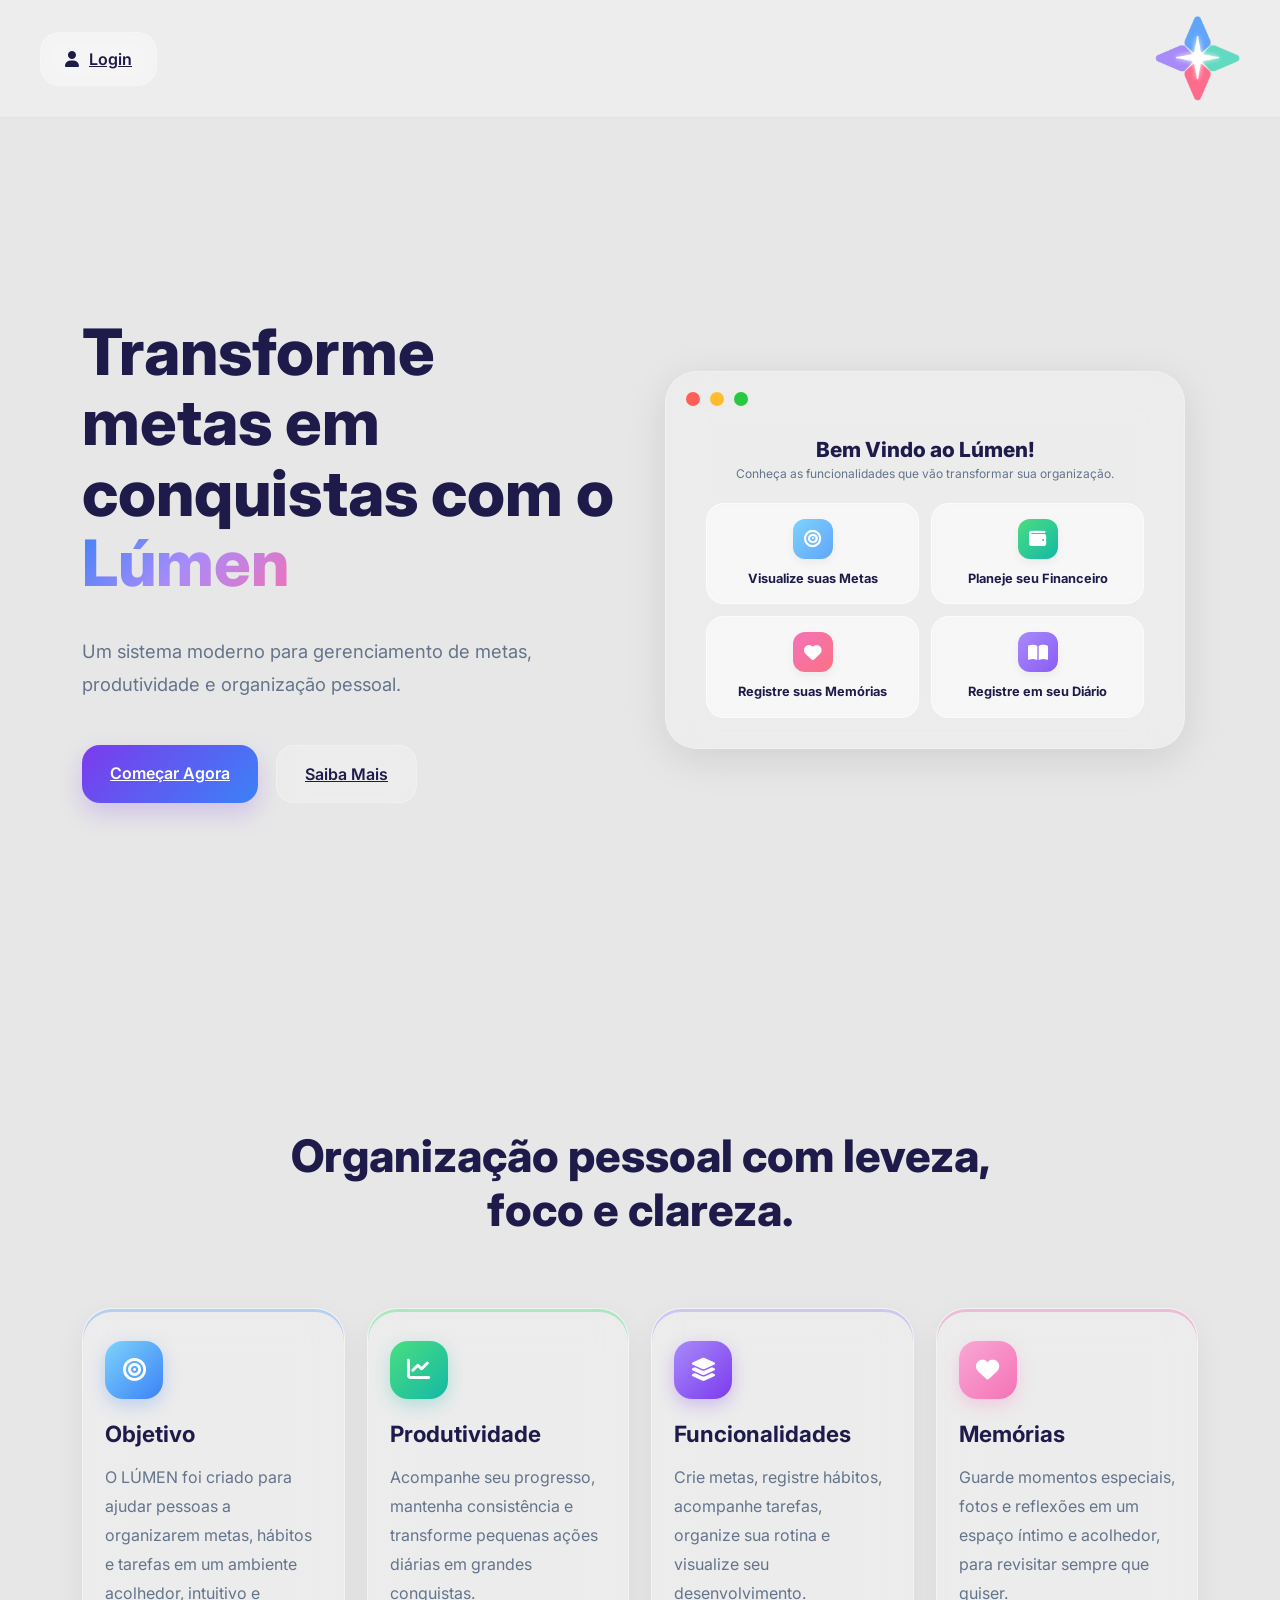
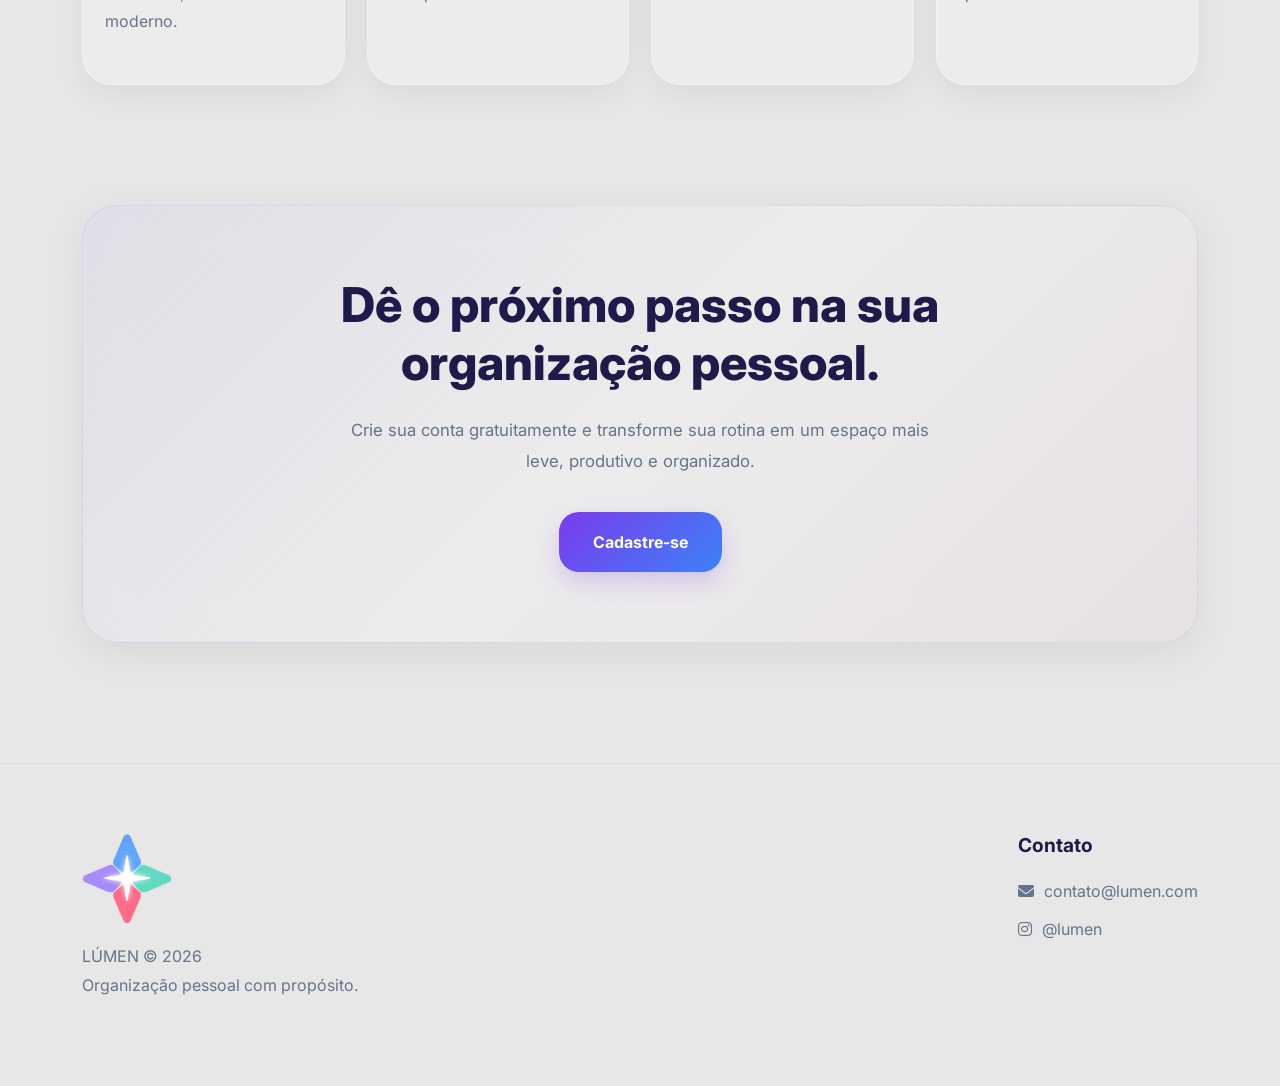
<file: index.html>
<!DOCTYPE html>
<html lang="pt-br">
<head>
  <meta charset="UTF-8">
  <meta name="viewport" content="width=device-width, initial-scale=1.0">

  <title >Lúmen</title>

  <link rel="icon" type="image" href="img/lumen.logo.png">


  <!-- Bootstrap -->
  <link href="https://cdn.jsdelivr.net/npm/bootstrap@5.3.3/dist/css/bootstrap.min.css" rel="stylesheet">

  <!-- Font Awesome -->
  <link rel="stylesheet" href="https://cdnjs.cloudflare.com/ajax/libs/font-awesome/6.4.0/css/all.min.css">

  <!-- CSS -->
  <link rel="stylesheet" href="index.css">
</head>

<body>

  <!-- Navbar -->
  <nav class="custom-navbar">

    <a href="login/login.html" class="login-btn">
      <i class="fa-solid fa-user"></i>
      Login
    </a>

    <img src="img/lumen.logo.png" alt="Logo" class="logo-navbar">

  </nav>

  <!-- Hero Section -->
  <section class="hero-section">

    <div class="container">

      <div class="row align-items-center min-vh-100">

        <div class="col-lg-6 hero-text">
          
          <h1>
            Transforme metas em conquistas com o
            <span>Lúmen</span>
          </h1>

          <p>
            Um sistema moderno para gerenciamento de metas,
            produtividade e organização pessoal.
          </p>

          <div class="hero-buttons">
            <a href="#cta-section" class="btn-primary-custom">
              Começar Agora
            </a>

            <a href="#about-section" class="btn-secondary-custom">
              Saiba Mais
            </a>
          </div>

        </div>

        

        <div class="col-lg-6">

          <div class="dashboard-preview">

            <div class="card-preview">

              <div class="card-top">
                <div class="circle red"></div>
                <div class="circle yellow"></div>
                <div class="circle green"></div>
              </div>

              <div class="preview-content">

                <div class="preview-content">
                
                <div class="preview-header">
                  <h4>Bem Vindo ao Lúmen!</h4>
                  <p>Conheça as funcionalidades que vão transformar sua organização.</p>
                </div>

                <div class="preview-grid-app">
                  
                  <div class="mini-card">
                    <div class="icon-wrapper orange">
                      <i class="fa-solid fa-bullseye"></i>
                    </div>
                    <span>Visualize suas Metas</span>
                  </div>

                  <div class="mini-card">
                    <div class="icon-wrapper teal">
                      <i class="fa-solid fa-wallet"></i>
                    </div>
                    <span>Planeje seu Financeiro</span>
                  </div>

                  <div class="mini-card">
                    <div class="icon-wrapper pink">
                      <i class="fa-solid fa-heart"></i>
                    </div>
                    <span>Registre suas Memórias</span>
                  </div>

                  <div class="mini-card">
                    <div class="icon-wrapper purple">
                      <i class="fa-solid fa-book-open"></i>
                    </div>
                    <span>Registre em seu Diário</span>
                  </div>

                </div>

              </div>


            </div>

          </div>

        </div>

      </div>

    </div>

  </section>

  <!-- About Section -->

  <section class="about-section"  id="about-section">

    <div class="container">

      <div class="section-title">
        <h2>
          Organização pessoal com leveza,
          foco e clareza.
        </h2>
      </div>

      <div class="about-grid">

        <div class="about-card card-blue">
          <div class="icon-box">
            <i class="fa-solid fa-bullseye"></i>
          </div>
          <h3>Objetivo</h3>
          <p>
            O LÚMEN foi criado para ajudar pessoas a organizarem
            metas, hábitos e tarefas em um ambiente acolhedor,
            intuitivo e moderno.
          </p>
        </div>

        <div class="about-card card-green">
          <div class="icon-box">
            <i class="fa-solid fa-chart-line"></i>
          </div>
          <h3>Produtividade</h3>
          <p>
            Acompanhe seu progresso, mantenha consistência e
            transforme pequenas ações diárias em grandes conquistas.
          </p>
        </div>

        <div class="about-card card-purple">
          <div class="icon-box">
            <i class="fa-solid fa-layer-group"></i>
          </div>
          <h3>Funcionalidades</h3>
          <p>
            Crie metas, registre hábitos, acompanhe tarefas,
            organize sua rotina e visualize seu desenvolvimento.
          </p>
        </div>

        <div class="about-card card-pink">
          <div class="icon-box">
            <i class="fa-solid fa-heart"></i>
          </div>
          <h3>Memórias</h3>
          <p>
            Guarde momentos especiais, fotos e reflexões em um
            espaço íntimo e acolhedor, para revisitar sempre
            que quiser.
          </p>
        </div>

      </div>

    </div>

  </section>

<!-- CTA -->
 
  <section id="cta-section" class="cta-section">

    <div class="container">

      <div class="cta-card">
    
        <h2>
          Dê o próximo passo na sua organização pessoal.
        </h2>

        <p>
          Crie sua conta gratuitamente e transforme sua rotina
          em um espaço mais leve, produtivo e organizado.
        </p>

        <button class="cta-button" onclick="window.location.href='home/cliente_novo.html'">
            Cadastre-se
        </button>

      </div>

    </div>

  </section>

  <!-- FOOTER -->
<footer class="footer-lumen">

  <div class="container footer-content">

    <div class="footer-brand">
      <img src="img/lumen.logo.png" alt="Logo Lumen">

      <p>
        LÚMEN © 2026<br>
        Organização pessoal com propósito.
      </p>
    </div>

    <div class="footer-links">
      <h4>Contato</h4>

      <a href="#">
        <i class="fa-solid fa-envelope"></i>
        contato@lumen.com
      </a>

      <a href="#">
        <i class="fa-brands fa-instagram"></i>
        @lumen
      </a>
    </div>

  </div>

</footer>

  <script src="https://cdn.jsdelivr.net/npm/bootstrap@5.3.3/dist/js/bootstrap.bundle.min.js"></script>

</body>
</html>
</file>
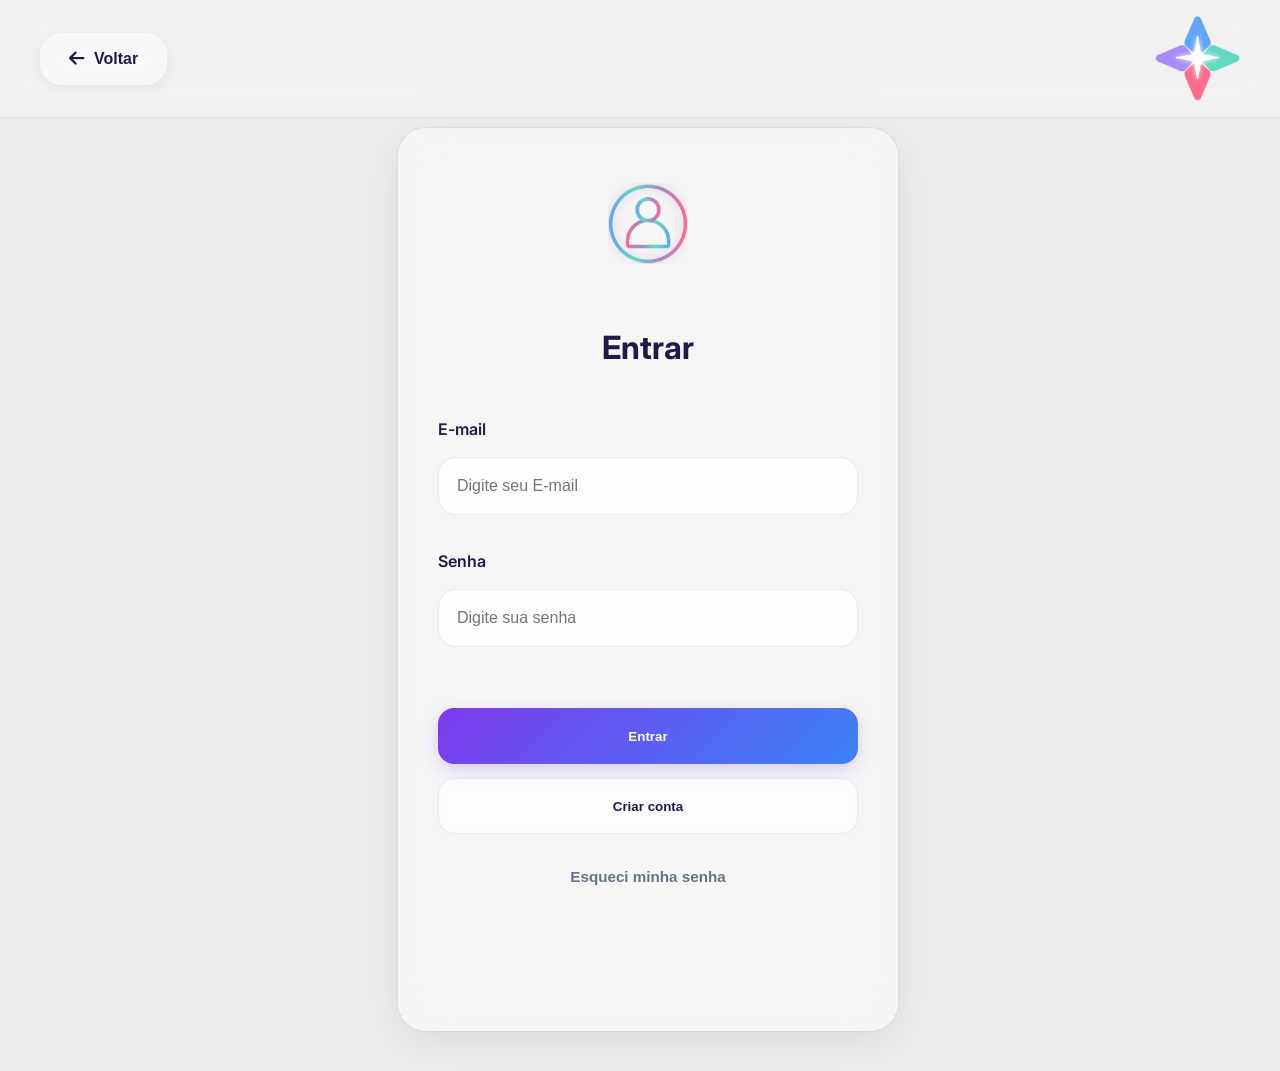
<file: admin/adm-index.html>
﻿<!DOCTYPE html>
<html lang="pt-BR">
<head>
  <meta charset="UTF-8">
  <meta name="viewport" content="width=device-width, initial-scale=1.0">
  <title>Administrador | Lúmen</title>
  <link rel="icon" type="image" href="../img/lumen.logo.png">

  <link rel="preconnect" href="https://fonts.googleapis.com">
  <link href="https://fonts.googleapis.com/css2?family=Inter:wght@400;500;600;700;800&display=swap" rel="stylesheet">
  <link rel="stylesheet" href="https://cdnjs.cloudflare.com/ajax/libs/font-awesome/6.4.0/css/all.min.css">
  <link rel="stylesheet" href="adm-index.css">
</head>
<body>
<div class="container">

  <!-- ══════════════════════
       SIDEBAR
  ══════════════════════ -->
  <aside class="sidebar">

    <div class="logo">
      <img src="../img/lumen.logo.png" alt="Lúmen">
    </div>

    <nav class="menu">
      <a href="#" class="active" data-tab="usuarios" onclick="trocarAba('usuarios'); return false;">
        <i class="fa-solid fa-users"></i><span>Usuários</span>
      </a>
      <a href="#" data-tab="metricas" onclick="trocarAba('metricas'); return false;">
        <i class="fa-solid fa-chart-bar"></i><span>Métricas</span>
      </a>
      <a href="#" data-tab="admins" onclick="trocarAba('admins'); return false;">
        <i class="fa-solid fa-user-shield"></i><span>Administradores</span>
      </a>
    </nav>

    <!-- PERFIL DO ADMIN -->
    <div class="perfil-sidebar">
      <div class="perfil-avatar" id="adm-iniciais">A</div>
      <div class="perfil-info">
        <span class="perfil-nome" id="adm-nome">Administrador</span>
        <span class="perfil-email" id="adm-email">—</span>
      </div>
      <button class="perfil-config" id="btnLogoff" title="Sair">
        <i class="fa-solid fa-right-from-bracket"></i>
      </button>
    </div>

  </aside>

  <!-- ══════════════════════
       CONTEÚDO
  ══════════════════════ -->
  <main class="main-content">

    <!-- ── ABA: USUÁRIOS ── -->
    <section id="aba-usuarios" class="aba ativa">

      <header class="topo">
        <div>
          <h1>Gerenciar Usuários</h1>
          <p>Visualize, edite ou remova contas cadastradas.</p>
        </div>
        <div class="topo-acoes">
          <div class="busca-wrap">
            <i class="fa-solid fa-magnifying-glass"></i>
            <input type="text" id="campoBusca" placeholder="Buscar por nome ou e-mail…" oninput="filtrarTabela()">
          </div>
          <button class="btn-atualizar" id="btnAtualizar" onclick="recarregarUsuarios()">
            <i class="fa-solid fa-rotate-right"></i> Atualizar
          </button>
        </div>
      </header>

      <!-- CARDS RESUMO -->
      <div class="resumo-grid">
        <div class="resumo-card">
          <div class="resumo-icone laranja"><i class="fa-solid fa-users"></i></div>
          <div>
            <p class="resumo-label">Total de usuários</p>
            <p class="resumo-valor" id="totalUsuarios">—</p>
          </div>
        </div>
        <div class="resumo-card">
          <div class="resumo-icone verde"><i class="fa-solid fa-user-check"></i></div>
          <div>
            <p class="resumo-label">Cadastros hoje</p>
            <p class="resumo-valor" id="cadastrosHoje">—</p>
          </div>
        </div>
        <div class="resumo-card">
          <div class="resumo-icone roxo"><i class="fa-solid fa-calendar-week"></i></div>
          <div>
            <p class="resumo-label">Últimos 7 dias</p>
            <p class="resumo-valor" id="cadastros7dias">—</p>
          </div>
        </div>
      </div>

      <!-- TABELA -->
      <div class="tabela-card">
        <div id="tabelaWrap">
          <div class="estado-vazio" id="loadingUsuarios">
            <i class="fa-solid fa-spinner fa-spin"></i>
            <span>Carregando usuários…</span>
          </div>
        </div>
      </div>

    </section>

    <!-- ── ABA: ADMINISTRADORES ── -->
    <section id="aba-admins" class="aba">

      <header class="topo">
        <div>
          <h1>Administradores</h1>
          <p>Gerencie as contas com acesso ao painel administrativo.</p>
        </div>
        <div class="topo-acoes">
          <button class="btn-atualizar" onclick="carregarAdmins()">
            <i class="fa-solid fa-rotate-right"></i> Atualizar
          </button>
          <button class="btn-novo-admin" onclick="abrirModal('modalNovoAdmin')">
            <i class="fa-solid fa-user-plus"></i> Novo Administrador
          </button>
        </div>
      </header>

      <div class="tabela-card">
        <div id="tabelaAdminsWrap">
          <div class="estado-vazio">
            <i class="fa-solid fa-spinner fa-spin"></i>
            <span>Carregando administradores…</span>
          </div>
        </div>
      </div>

    </section>

    <!-- ── ABA: MÉTRICAS ── -->
    <section id="aba-metricas" class="aba">

      <header class="topo">
        <div>
          <h1>Métricas da Plataforma</h1>
          <p>Visão geral de uso por módulo.</p>
        </div>
      </header>

      <div class="metricas-grid" id="metricasGrid">
        <div class="estado-vazio">
          <i class="fa-solid fa-spinner fa-spin"></i>
          <span>Carregando métricas…</span>
        </div>
      </div>

    </section>

  </main>
</div>

<!-- ══════════════════════════════════════
     MODAL — EDITAR USUÁRIO
══════════════════════════════════════ -->
<div class="modal" id="modalEditar">
  <div class="modal-content">
    <div class="modal-header">
      <h2>Editar Usuário</h2>
      <button class="btn-fechar" id="fecharModal">✖</button>
    </div>

    <form id="formEditar" novalidate>
      <input type="hidden" id="editId">

      <!-- Nome -->
      <div class="campo-grupo">
        <label for="editNome">Nome <span class="obrigatorio">*</span></label>
        <p class="campo-dica">
          <i class="fa-solid fa-circle-info"></i>
          Nome completo, somente letras e espaços (3–80 caracteres)
        </p>
        <input type="text" id="editNome" placeholder="Nome completo" maxlength="80" autocomplete="off">
        <span class="erro-input" id="erro-editNome"></span>
      </div>

      <!-- E-mail -->
      <div class="campo-grupo">
        <label for="editEmail">E-mail <span class="obrigatorio">*</span></label>
        <p class="campo-dica">
          <i class="fa-solid fa-circle-info"></i>
          Formato válido: nome@dominio.com
        </p>
        <input type="email" id="editEmail" placeholder="email@exemplo.com" maxlength="100" autocomplete="off">
        <span class="erro-input" id="erro-editEmail"></span>
      </div>

      <!-- Telefone -->
      <div class="campo-grupo">
        <label for="editTelefone">Telefone <span class="obrigatorio">*</span></label>
        <p class="campo-dica">
          <i class="fa-solid fa-circle-info"></i>
          Somente números — será formatado automaticamente: (XX) XXXXX-XXXX
        </p>
        <input type="text" id="editTelefone" placeholder="(00) 00000-0000" maxlength="15" autocomplete="off">
        <span class="erro-input" id="erro-editTelefone"></span>
      </div>

      <!-- Nova senha -->
      <div class="campo-grupo">
        <label for="editSenha">
          Nova senha
          <span class="label-hint">(deixe em branco para manter)</span>
        </label>
        <p class="campo-dica">
          <i class="fa-solid fa-circle-info"></i>
          Mínimo 6 caracteres. Deixe em branco para não alterar a senha atual
        </p>
        <div class="input-wrapper">
          <input type="password" id="editSenha" placeholder="••••••••" autocomplete="new-password">
          <button type="button" class="toggle-senha" data-alvo="editSenha" title="Mostrar ou ocultar senha">
            <i class="fa-solid fa-eye"></i>
          </button>
        </div>
        <span class="erro-input" id="erro-editSenha"></span>
      </div>


      <p class="legenda-obrigatorio"><span class="obrigatorio">*</span> Campos obrigatórios</p>

      <div id="msgEditar" class="msg-form oculto"></div>

      <div class="acoes-form">
        <button type="submit" class="btn-salvar">
          <i class="fa-solid fa-floppy-disk"></i> Salvar alterações
        </button>
        <button type="button" class="btn-cancelar" id="cancelarModal">Cancelar</button>
      </div>
    </form>
  </div>
</div>

<!-- ══════════════════════════════════════
     MODAL — CONFIRMAR ATIVAR / DESATIVAR USUÁRIO
══════════════════════════════════════ -->
<div class="modal" id="modalToggleAtivo">
  <div class="modal-content modal-sm">
    <div class="modal-excluir-icon" id="toggleAtivoIcone">
      <i id="toggleAtivoIconeImg" class="fa-solid fa-ban"></i>
    </div>
    <h2 class="modal-excluir-titulo" id="toggleAtivoTitulo">Desativar usuário?</h2>
    <p class="modal-excluir-msg">
      Tem certeza que deseja <span id="toggleAtivoVerbo">desativar</span> a conta de
      <strong id="toggleAtivoNome"></strong>?<br>
      <span id="toggleAtivoDetalhe">O usuário não conseguirá mais fazer login.</span>
    </p>
    <div class="modal-excluir-acoes">
      <button class="btn-cancelar" id="cancelarToggle">Cancelar</button>
      <button class="btn-toggle-confirmar desativar" id="confirmarToggle">
        <i id="toggleAtivoIconeBtn" class="fa-solid fa-ban"></i>
        <span id="toggleAtivoLabelBtn">Desativar</span>
      </button>
    </div>
    <button class="btn-fechar btn-fechar-abs" id="fecharModalToggle">✖</button>
  </div>
</div>

<!-- ══════════════════════════════════════
     MODAL — CONFIRMAR EXCLUSÃO USUÁRIO
══════════════════════════════════════ -->
<div class="modal" id="modalExcluir">
  <div class="modal-content modal-sm">
    <div class="modal-excluir-icon">
      <i class="fa-solid fa-triangle-exclamation"></i>
    </div>
    <h2 class="modal-excluir-titulo">Excluir usuário?</h2>
    <p class="modal-excluir-msg">
      Tem certeza que deseja excluir <strong id="excluirNome"></strong>?
      <br>Esta ação removerá todos os dados do usuário permanentemente.
    </p>
    <div class="modal-excluir-acoes">
      <button class="btn-cancelar" id="cancelarExcluir">Cancelar</button>
      <button class="btn-excluir-confirmar" id="confirmarExcluir">
        <i class="fa-solid fa-trash-can"></i> Excluir
      </button>
    </div>
    <button class="btn-fechar btn-fechar-abs" id="fecharModalExcluir">✖</button>
  </div>
</div>

<!-- ══════════════════════════════════════
     MODAL — NOVO ADMINISTRADOR
══════════════════════════════════════ -->
<div class="modal" id="modalNovoAdmin">
  <div class="modal-content modal-sm">
    <div class="modal-header">
      <h2>Novo Administrador</h2>
      <button class="btn-fechar" onclick="fecharModal('modalNovoAdmin')">✖</button>
    </div>

    <form id="formNovoAdmin" novalidate>

      <!-- E-mail -->
      <div class="campo-grupo">
        <label for="novoAdminEmail">E-mail <span class="obrigatorio">*</span></label>
        <p class="campo-dica">
          <i class="fa-solid fa-circle-info"></i>
          Formato válido: nome@dominio.com
        </p>
        <input type="email" id="novoAdminEmail" placeholder="admin@exemplo.com" autocomplete="off">
        <span class="erro-input" id="erro-novoEmail"></span>
      </div>

      <!-- Senha -->
      <div class="campo-grupo">
        <label for="novoAdminSenha">Senha <span class="obrigatorio">*</span></label>
        <p class="campo-dica">
          <i class="fa-solid fa-circle-info"></i>
          Mínimo 4 caracteres. Use letras e números
        </p>
        <div class="input-wrapper">
          <input type="password" id="novoAdminSenha" placeholder="••••••••" autocomplete="new-password">
          <button type="button" class="toggle-senha" data-alvo="novoAdminSenha" title="Mostrar ou ocultar senha">
            <i class="fa-solid fa-eye"></i>
          </button>
        </div>
        <span class="erro-input" id="erro-novaSenha"></span>
      </div>

      <p class="legenda-obrigatorio"><span class="obrigatorio">*</span> Campos obrigatórios</p>

      <div id="msgNovoAdmin" class="msg-form oculto"></div>

      <div class="acoes-form">
        <button type="submit" class="btn-salvar">
          <i class="fa-solid fa-user-plus"></i> Criar administrador
        </button>
        <button type="button" class="btn-cancelar" onclick="fecharModal('modalNovoAdmin')">Cancelar</button>
      </div>
    </form>
  </div>
</div>

<!-- ══════════════════════════════════════
     MODAL — CONFIRMAR EXCLUSÃO ADMIN
══════════════════════════════════════ -->
<div class="modal" id="modalExcluirAdmin">
  <div class="modal-content modal-sm">
    <div class="modal-excluir-icon">
      <i class="fa-solid fa-triangle-exclamation"></i>
    </div>
    <h2 class="modal-excluir-titulo">Excluir administrador?</h2>
    <p class="modal-excluir-msg">
      Tem certeza que deseja excluir <strong id="excluirAdminEmail"></strong>?
      <br>Esta ação não poderá ser desfeita.
    </p>
    <div class="modal-excluir-acoes">
      <button class="btn-cancelar" onclick="fecharModal('modalExcluirAdmin')">Cancelar</button>
      <button class="btn-excluir-confirmar" id="confirmarExcluirAdmin">
        <i class="fa-solid fa-trash-can"></i> Excluir
      </button>
    </div>
    <button class="btn-fechar btn-fechar-abs" onclick="fecharModal('modalExcluirAdmin')">✖</button>
  </div>
</div>

<script src="adm-index.js"></script>
</body>
</html>
</file>
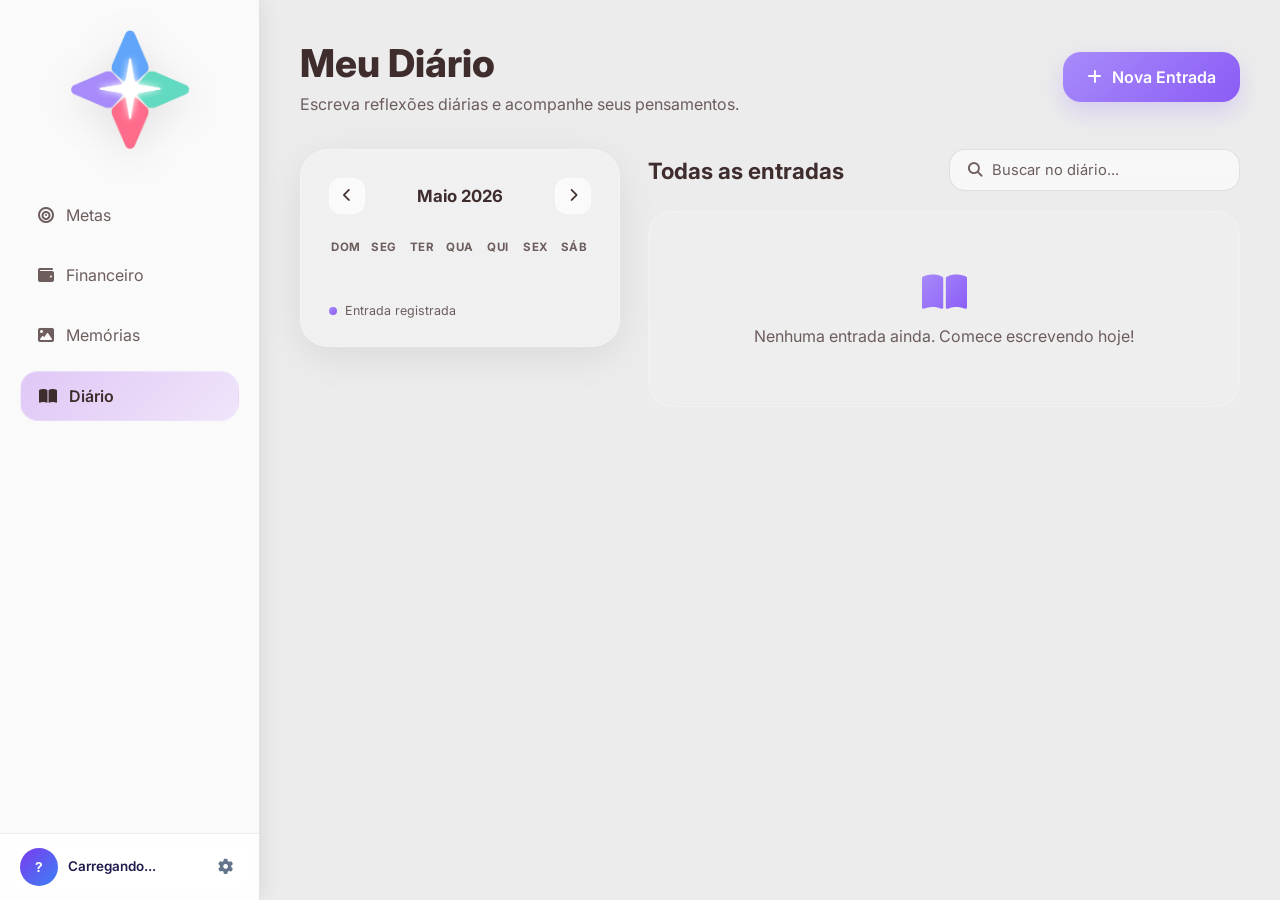
<file: diario/diario.html>
﻿<!DOCTYPE html>
<html lang="pt-br">
<head>
  <meta charset="UTF-8">
  <meta name="viewport" content="width=device-width, initial-scale=1.0">
  <title>Diário | Lúmen</title>
  <link rel="icon" type="image" href="../img/lumen.logo.png">

  <link rel="preconnect" href="https://fonts.googleapis.com">
  <link href="https://fonts.googleapis.com/css2?family=Inter:wght@400;500;600;700;800&display=swap" rel="stylesheet">
  <link rel="stylesheet" href="https://cdnjs.cloudflare.com/ajax/libs/font-awesome/6.4.0/css/all.min.css">
  <link rel="stylesheet" href="diario.css">
  <link rel="stylesheet" href="../css/perfil.css">
  <link rel="stylesheet" href="../css/modal-excluir.css">
</head>
<body>
  <div class="container">

    <!-- SIDEBAR -->
    <aside class="sidebar">
      <div class="logo">
        <img src="../img/lumen.logo.png" alt="Lúmen" onclick="window.location.href='../home/home.html'">
      </div>
      <nav class="menu">
        <a href="../metas/metas-index.html" class="metas">
          <i class="fa-solid fa-bullseye"></i><span>Metas</span>
        </a>
        <a href="../financeiro/financeiro.html" class="financeiro">
          <i class="fa-solid fa-wallet"></i><span>Financeiro</span>
        </a>
        <a href="../memorias/memorias.html" class="memorias">
          <i class="fa-solid fa-image"></i><span>Memórias</span>
        </a>
        <a href="#" class="active diario">
          <i class="fa-solid fa-book-open"></i><span>Diário</span>
        </a>
      </nav>

      <!-- PERFIL DO USUÁRIO -->
      <div class="perfil-sidebar">
        <div class="perfil-avatar" id="perfil-iniciais">?</div>
        <div class="perfil-info">
          <span class="perfil-nome" id="perfil-nome">Carregando...</span>
          <span class="perfil-email" id="perfil-email"></span>
        </div>
        <a href="../home/cliente_alterar.html" class="perfil-config" title="Minha Conta">
          <i class="fa-solid fa-gear"></i>
        </a>
      </div>

    </aside>

    <!-- CONTEÚDO PRINCIPAL -->
    <main class="main-content">

      <!-- CABEÇALHO -->
      <header class="topo">
        <div>
          <h1>Meu Diário</h1>
          <p>Escreva reflexões diárias e acompanhe seus pensamentos.</p>
        </div>
        <button id="abrirModalEntrada">
          <i class="fa-solid fa-plus"></i> Nova Entrada
        </button>
      </header>

      <!-- ÁREA PRINCIPAL: CALENDÁRIO + LISTA -->
      <div class="diario-grid">

        <!-- MINI CALENDÁRIO -->
        <section class="calendario-card">
          <div class="cal-header">
            <button class="cal-nav" id="mesAnterior"><i class="fa-solid fa-chevron-left"></i></button>
            <span id="calTitulo">Maio 2026</span>
            <button class="cal-nav" id="mesSeguinte"><i class="fa-solid fa-chevron-right"></i></button>
          </div>
          <div class="cal-dias-semana">
            <span>Dom</span><span>Seg</span><span>Ter</span><span>Qua</span>
            <span>Qui</span><span>Sex</span><span>Sáb</span>
          </div>
          <div class="cal-grid" id="calGrid"></div>

          <div class="cal-legenda">
            <span class="legenda-ponto"></span> Entrada registrada
          </div>
        </section>

        <!-- LISTA DE ENTRADAS -->
        <section class="entradas-section">
          <div class="entradas-topo">
            <h2 id="tituloLista">Todas as entradas</h2>
            <div class="busca-wrap">
              <i class="fa-solid fa-magnifying-glass"></i>
              <input type="text" id="campoBusca" placeholder="Buscar no diário...">
            </div>
          </div>

          <div id="listaEntradas" class="lista-entradas">
            <p class="vazio">
              <i class="fa-solid fa-book-open"></i>
              <span>Nenhuma entrada ainda. Comece escrevendo hoje!</span>
            </p>
          </div>
        </section>

      </div>

    </main>
  </div>

  <!-- ══════════════════════════════════════════
       MODAL: NOVA / EDITAR ENTRADA
  ══════════════════════════════════════════ -->
  <div class="modal" id="modalEntrada">
    <div class="modal-content">
      <div class="modal-header">
        <h2 id="modalTitulo">Nova Entrada</h2>
        <button id="fecharModal" class="btn-fechar">✖</button>
      </div>

      <form id="formEntrada">
        <input type="hidden" id="entradaId">

        <!-- DATA -->
        <div class="grupo-input">
          <label for="entradaData">Data</label>
          <input type="date" id="entradaData" required>
        </div>

        <!-- HUMOR -->
        <div class="grupo-input">
          <label>Como você está se sentindo?</label>
          <div class="humor-grid">
            <label class="humor-opcao">
              <input type="radio" name="humor" value="muito_bem">
              <span>😄 Ótimo</span>
            </label>
            <label class="humor-opcao">
              <input type="radio" name="humor" value="bem">
              <span>🙂 Bem</span>
            </label>
            <label class="humor-opcao">
              <input type="radio" name="humor" value="neutro">
              <span>😐 Neutro</span>
            </label>
            <label class="humor-opcao">
              <input type="radio" name="humor" value="mal">
              <span>😞 Mal</span>
            </label>
            <label class="humor-opcao">
              <input type="radio" name="humor" value="muito_mal">
              <span>😔 Muito mal</span>
            </label>
          </div>
        </div>

        <!-- TEXTO DA ENTRADA -->
        <div class="grupo-input">
          <label for="entradaTexto">Escreva aqui...</label>
          <div class="textarea-wrap">
            <textarea
              id="entradaTexto"
              rows="7"
              placeholder="O que está na sua mente hoje?"
              required
            ></textarea>

            <!-- BOTÃO DE VOZ -->
            <button type="button" id="btnVoz" class="btn-voz" title="Gravar por voz">
              <i class="fa-solid fa-microphone"></i>
            </button>
          </div>

          <!-- STATUS DA GRAVAÇÃO -->
          <div id="statusVoz" class="status-voz oculto">
            <span class="pulsing-dot"></span>
            <span id="statusVozTexto">Ouvindo... fale agora</span>
            <button type="button" id="pararVoz" class="btn-parar-voz">
              <i class="fa-solid fa-stop"></i> Parar
            </button>
          </div>
        </div>


        <!-- AÇÕES -->
        <div class="acoes-form">
          <button type="submit" class="salvar">
            <i class="fa-solid fa-floppy-disk"></i> Salvar Entrada
          </button>
          <button type="button" class="cancelar" id="cancelarModal">Cancelar</button>
        </div>
      </form>
    </div>
  </div>

  <!-- ══════════════════════════════════════════
       MODAL: VISUALIZAR ENTRADA
  ══════════════════════════════════════════ -->
  <div class="modal" id="modalVisualizar">
    <div class="modal-content modal-viz">
      <div class="modal-header">
        <div class="viz-header-info">
          <span id="vizHumorEmoji" class="viz-emoji"></span>
          <div>
            <h2 id="vizData"></h2>
            <span id="vizHumor" class="viz-humor-badge"></span>
          </div>
        </div>
        <button id="fecharViz" class="btn-fechar">✖</button>
      </div>
      <div class="viz-body">
        <p id="vizTexto"></p>
      </div>
      <div class="viz-acoes">
        <button class="btn-editar-viz" id="vizEditar">
          <i class="fa-solid fa-pen"></i> Editar
        </button>
        <button class="btn-excluir-viz" id="vizExcluir">
          <i class="fa-solid fa-trash"></i> Excluir
        </button>
      </div>
    </div>
  </div>

  <!-- Modal de confirmação de exclusão -->
  <div id="modal-excluir-global" class="modal-overlay-excluir" style="display:none"
       onclick="if(event.target===this)_fecharModalExcluir()">
    <div class="modal-card-excluir">
      <div class="modal-excluir-icon">
        <i class="fa-solid fa-triangle-exclamation"></i>
      </div>
      <h2 class="modal-excluir-titulo" id="modal-excluir-titulo">Excluir?</h2>
      <p class="modal-excluir-msg" id="modal-excluir-msg">Esta ação é permanente e não poderá ser desfeita.</p>
      <div class="modal-excluir-acoes">
        <button type="button" class="modal-btn-cancel" onclick="_fecharModalExcluir()">Cancelar</button>
        <button type="button" class="modal-btn-delete" onclick="_confirmarExclusaoOk()">
          <i class="fa-solid fa-trash-can"></i> Excluir
        </button>
      </div>
    </div>
  </div>

  <script src="../js/modal-excluir.js"></script>
  <script src="../js/valida_sessao.js"></script>
  <script src="diario.js"></script>
  <script>document.addEventListener('DOMContentLoaded', valida_sessao);</script>
</body>
</html>
</file>
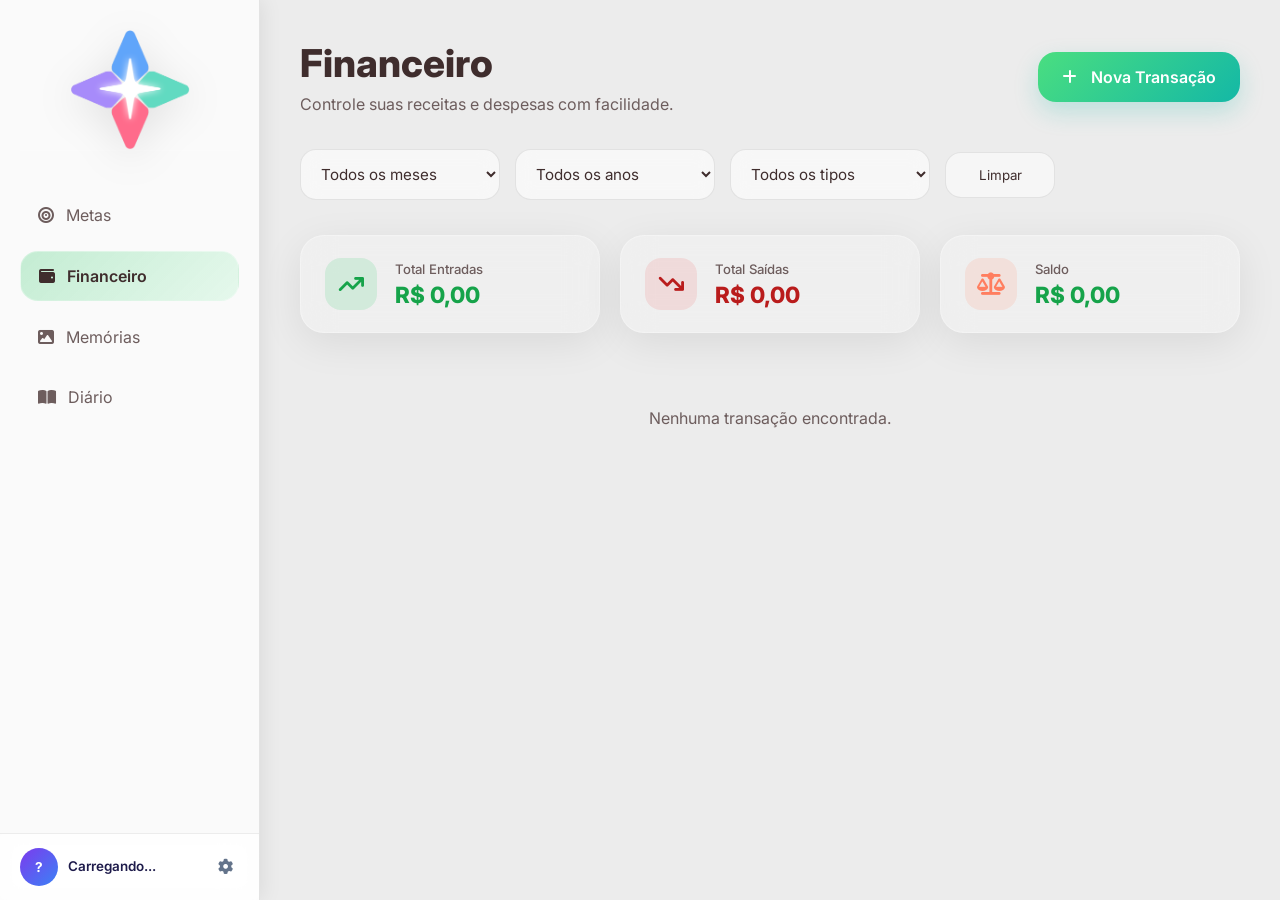
<file: financeiro/financeiro.html>
﻿<!DOCTYPE html>
<html lang="pt-BR">
<head>
  <meta charset="UTF-8">
  <meta name="viewport" content="width=device-width, initial-scale=1.0">
  <title>Financeiro | Lúmen</title>
  <link rel="icon" type="image" href="../img/lumen.logo.png">


  <link rel="preconnect" href="https://fonts.googleapis.com">
  <link href="https://fonts.googleapis.com/css2?family=Inter:wght@400;500;600;700;800&display=swap" rel="stylesheet">
  <link rel="stylesheet" href="https://cdnjs.cloudflare.com/ajax/libs/font-awesome/6.4.0/css/all.min.css">
  <link rel="stylesheet" href="financeiro.css">
  <link rel="stylesheet" href="../css/perfil.css">
  <link rel="stylesheet" href="../css/modal-excluir.css">
</head>
<body>

  <div class="container">

    <!-- SIDEBAR -->
    <aside class="sidebar">
      <div class="logo">
        <img src="../img/lumen.logo.png" alt="Lúmen" onclick="window.location.href='../home/home.html'">
      </div>
      <nav class="menu">
        
        <a href="../metas/metas-index.html" class="metas">
          <i class="fa-solid fa-bullseye"></i>
          <span>Metas</span>
        </a>
        <a href="#" class="active financeiro">
          <i class="fa-solid fa-wallet"></i>
          <span>Financeiro</span>
        </a>
        <a href="../memorias/memorias.html" class="memorias">
          <i class="fa-solid fa-image"></i>
          <span>Memórias</span>
        </a>
        <a href="../diario/diario.html">
          <i class="fa-solid fa-book-open"></i>
          <span>Diário</span>
        </a>
      </nav>

      <!-- PERFIL DO USUÁRIO -->
      <div class="perfil-sidebar">
        <div class="perfil-avatar" id="perfil-iniciais">?</div>
        <div class="perfil-info">
          <span class="perfil-nome" id="perfil-nome">Carregando...</span>
          <span class="perfil-email" id="perfil-email"></span>
        </div>
        <a href="../home/cliente_alterar.html" class="perfil-config" title="Minha Conta">
          <i class="fa-solid fa-gear"></i>
        </a>
      </div>

    </aside>

    <!-- CONTEÚDO PRINCIPAL -->
    <main class="main-content">

      <!-- HEADER -->
      <header class="topo">
        <div>
          <h1>Financeiro</h1>
          <p>Controle suas receitas e despesas com facilidade.</p>
        </div>
        <button id="abrirModalTransacao" class="btn-add-financeiro">
          <i class="fa-solid fa-plus"></i> Nova Transação
        </button>
      </header>

      <!-- FILTROS -->
      <section class="filtros">
        <select id="filtroMes" onchange="aplicarFiltro()">
          <option value="">Todos os meses</option>
          <option value="01">Janeiro</option>
          <option value="02">Fevereiro</option>
          <option value="03">Março</option>
          <option value="04">Abril</option>
          <option value="05">Maio</option>
          <option value="06">Junho</option>
          <option value="07">Julho</option>
          <option value="08">Agosto</option>
          <option value="09">Setembro</option>
          <option value="10">Outubro</option>
          <option value="11">Novembro</option>
          <option value="12">Dezembro</option>
        </select>
        <select id="filtroAno" onchange="aplicarFiltro()">
          <option value="">Todos os anos</option>
        </select>
        <select id="filtroTipo" onchange="aplicarFiltro()">
          <option value="">Todos os tipos</option>
          <option value="entrada">Entradas</option>
          <option value="saida">Saídas</option>
        </select>
        <button class="limpar-filtros" type="button" title="Limpar filtros" onclick="limparFiltros()">Limpar</button>
      </section>

      <!-- RESUMO -->
      <section class="resumo-cards">
        <div class="resumo-card entrada">
          <div class="resumo-icon"><i class="fa-solid fa-arrow-trend-up"></i></div>
          <div>
            <small>Total Entradas</small>
            <h4 id="resumoEntradas">R$ 0,00</h4>
          </div>
        </div>
        <div class="resumo-card saida">
          <div class="resumo-icon"><i class="fa-solid fa-arrow-trend-down"></i></div>
          <div>
            <small>Total Saídas</small>
            <h4 id="resumoSaidas">R$ 0,00</h4>
          </div>
        </div>
        <div class="resumo-card saldo">
          <div class="resumo-icon"><i class="fa-solid fa-scale-balanced"></i></div>
          <div>
            <small>Saldo</small>
            <h4 id="resumoSaldo">R$ 0,00</h4>
          </div>
        </div>
      </section>

      <!-- LISTA DE TRANSAÇÕES -->
      <section id="financeiroContent" class="lista-transacoes">
        <p class="vazio">Nenhuma transação cadastrada ainda.</p>
      </section>

    </main>
  </div>

  <!-- MODAL NOVA / EDITAR TRANSAÇÃO -->
  <div class="modal" id="modalTransacao">
    <div class="modal-content">

      <div class="modal-header">
        <h2 id="modalTitulo">Nova Transação</h2>
        <button id="fecharModalTransacao">✖</button>
      </div>

      <form id="formTransacao">
        <input type="hidden" id="transacaoId">

        <!-- TIPO -->
        <div class="grupo-input">
          <label>Tipo de Transação</label>
          <div class="tipo-toggle">
            <label class="tipo-opcao entrada-opcao">
              <input type="radio" name="tipo" value="entrada" id="tipoEntrada" required>
              <span><i class="fa-solid fa-arrow-trend-up"></i> Entrada</span>
            </label>
            <label class="tipo-opcao saida-opcao">
              <input type="radio" name="tipo" value="saida" id="tipoSaida">
              <span><i class="fa-solid fa-arrow-trend-down"></i> Saída</span>
            </label>
          </div>
        </div>

        <!-- TÍTULO -->
        <div class="grupo-input">
          <label for="titulo">Título</label>
          <input
            type="text"
            id="titulo"
            name="titulo"
            placeholder="Ex: Salário, Aluguel..."
            required
          >
        </div>

        <!-- DESCRIÇÃO -->
        <div class="grupo-input">
          <label for="descricao">Descrição</label>
          <textarea
            id="descricao"
            name="descricao"
            rows="3"
            placeholder="Detalhes sobre a transação..."
          ></textarea>
        </div>

        <!-- VALOR -->
        <div class="grupo-input">
          <label for="valor">Valor (R$)</label>
          <input
            type="number"
            step="0.01"
            min="0"
            id="valor"
            name="valor"
            placeholder="0,00"
            required
          >
        </div>

        <!-- DATA -->
        <div class="grupo-input">
          <label for="data_financeira">Data da Transação</label>
          <input
            type="date"
            id="data_financeira"
            name="data_financeira"
            required
          >
        </div>


        <!-- BOTÕES -->
        <div class="acoes-form">
          <button type="submit" class="salvar"><i class="fa-solid fa-floppy-disk"></i> Salvar Transação</button>
          <button type="button" class="cancelar" id="cancelarModal">Cancelar</button>
        </div>
      </form>

    </div>
  </div>

  <!-- MODAL EDITAR (mantido para compatibilidade) -->
  <div id="modalEditar"
       style="display:none; position:fixed; inset:0;
              background:rgba(0,0,0,0.5); z-index:9999;
              align-items:center; justify-content:center;">
    <div class="modal-content" style="max-width:440px; margin:1rem;">
      <div class="modal-header">
        <h2>Editar Transação</h2>
        <button onclick="fecharModalEditar()">✖</button>
      </div>
      <form style="display:flex; flex-direction:column; gap:18px;">
        <input type="hidden" id="editId">
        <div class="grupo-input">
          <label>Tipo</label>
          <select id="editTipo">
            <option value="entrada">Entrada</option>
            <option value="saida">Saída</option>
          </select>
        </div>
        <div class="grupo-input">
          <label>Título</label>
          <input type="text" id="editTitulo" placeholder="Título">
        </div>
        <div class="grupo-input">
          <label>Descrição</label>
          <input type="text" id="editDescricao" placeholder="Descrição">
        </div>
        <div class="grupo-input">
          <label>Valor (R$)</label>
          <input type="number" step="0.01" id="editValor" placeholder="Valor">
        </div>
        <div class="grupo-input">
          <label>Data</label>
          <input type="date" id="editData">
        </div>
        <div class="acoes-form">
          <button type="button" class="salvar" onclick="salvarEdicao()">Salvar</button>
          <button type="button" class="cancelar" onclick="fecharModalEditar()">Cancelar</button>
        </div>
      </form>
    </div>
  </div>

  <!-- Modal de confirmação de exclusão -->
  <div id="modal-excluir-global" class="modal-overlay-excluir" style="display:none"
       onclick="if(event.target===this)_fecharModalExcluir()">
    <div class="modal-card-excluir">
      <div class="modal-excluir-icon">
        <i class="fa-solid fa-triangle-exclamation"></i>
      </div>
      <h2 class="modal-excluir-titulo" id="modal-excluir-titulo">Excluir?</h2>
      <p class="modal-excluir-msg" id="modal-excluir-msg">Esta ação é permanente e não poderá ser desfeita.</p>
      <div class="modal-excluir-acoes">
        <button type="button" class="modal-btn-cancel" onclick="_fecharModalExcluir()">Cancelar</button>
        <button type="button" class="modal-btn-delete" onclick="_confirmarExclusaoOk()">
          <i class="fa-solid fa-trash-can"></i> Excluir
        </button>
      </div>
    </div>
  </div>

  <script src="../js/modal-excluir.js"></script>
  <script src="../js/valida_sessao.js"></script>
  <script src="financeiro.js"></script>
  <script>document.addEventListener('DOMContentLoaded', valida_sessao);</script>
</body>
</html>
</file>
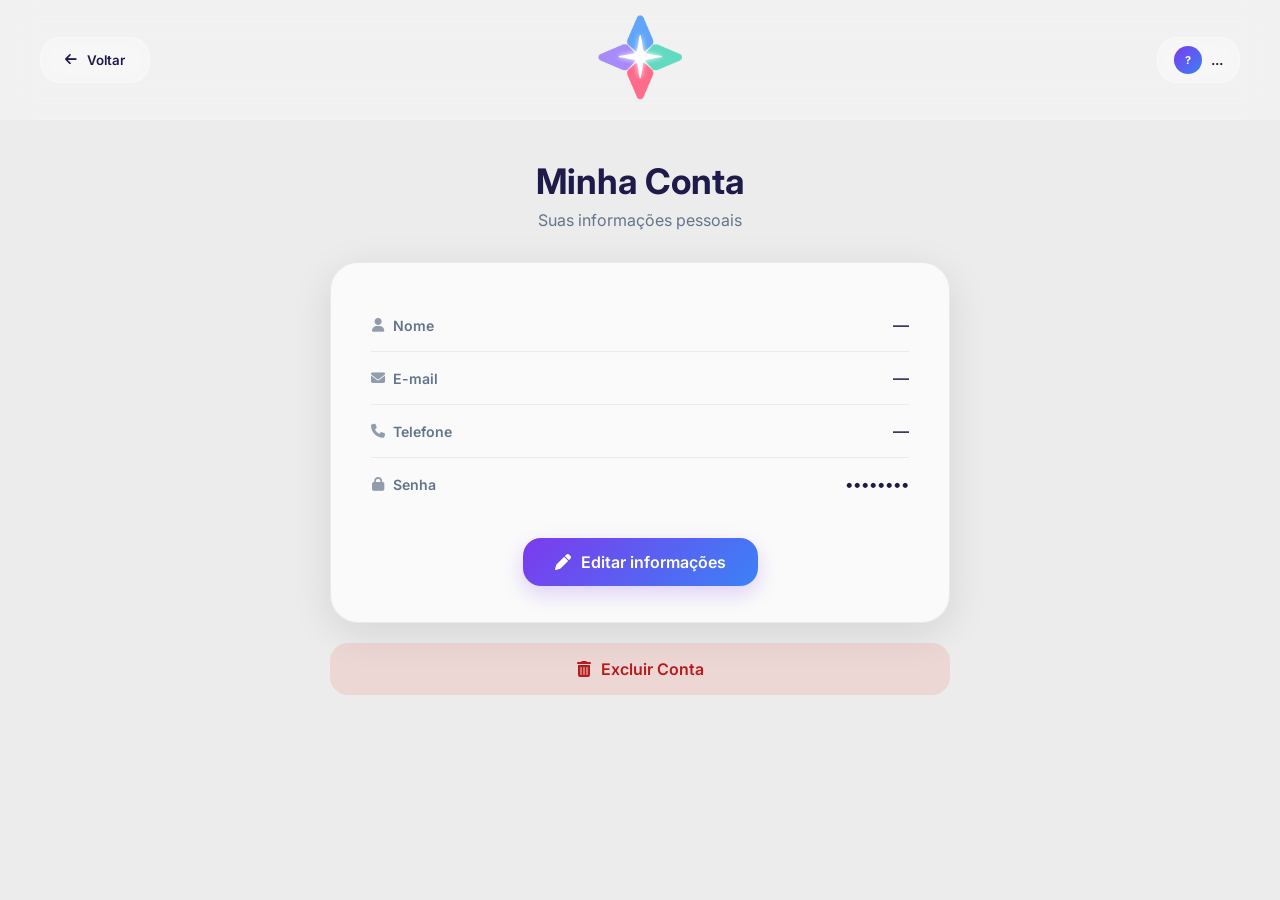
<file: home/cliente_alterar.html>
﻿<!DOCTYPE html>
<html lang="pt-br">

<head>
    <meta charset="UTF-8">
    <meta name="viewport" content="width=device-width, initial-scale=1.0">
    <link rel="stylesheet" href="https://cdnjs.cloudflare.com/ajax/libs/font-awesome/6.4.0/css/all.min.css">
    <link rel="stylesheet" href="cliente_alterar.css">
    <link rel="stylesheet" href="../css/perfil.css">
    <title>Minha Conta | Lúmen</title>
    <link rel="icon" type="image" href="../img/lumen.logo.png">
</head>

<body>

    <nav class="custom-navbar">
        <button class="back-btn" onclick="window.location.href='../home/home.html'">
            <i class="fa-solid fa-arrow-left"></i>
            Voltar
        </button>
        <a class="navbar-center-logo">
            <img src="../img/lumen.logo.png" alt="Logo LÚMEN" class="logo-navbar">
        </a>

        <div class="perfil-navbar-chip">
            <div class="perfil-avatar-sm" id="perfil-iniciais">?</div>
            <span class="perfil-nav-nome" id="perfil-nome">...</span>
        </div>
    </nav>

    <input type="hidden" id="id">

    <div class="page-header">
        <h1>Minha Conta</h1>
        <p>Suas informações pessoais</p>
    </div>

    <!-- Modo visualização (padrão) -->
    <div id="view-mode" class="account-card">
        <div class="field-row">
            <div class="field-label"><i class="fa-solid fa-user"></i> Nome</div>
            <div class="field-value" id="view-nome">—</div>
        </div>
        <div class="field-row">
            <div class="field-label"><i class="fa-solid fa-envelope"></i> E-mail</div>
            <div class="field-value" id="view-email">—</div>
        </div>
        <div class="field-row">
            <div class="field-label"><i class="fa-solid fa-phone"></i> Telefone</div>
            <div class="field-value" id="view-telefone">—</div>
        </div>

        <div class="field-row field-row-last">
            <div class="field-label"><i class="fa-solid fa-lock"></i> Senha</div>
            <div class="field-value">••••••••</div>
        </div>
        <div class="card-actions">
            <button type="button" id="btn-editar" class="btn-edit">
                <i class="fa-solid fa-pen"></i> Editar informações
            </button>
        </div>
    </div>

    <!-- Modo edição (oculto por padrão) -->
    <form id="form-alterar" style="display:none" novalidate>

        <!-- Nome -->
        <div class="campo-grupo">
            <label for="nome">Nome <span class="obrigatorio">*</span></label>
            <p class="campo-dica">
                <i class="fa-solid fa-circle-info"></i>
                Nome completo, somente letras e espaços (3–80 caracteres)
            </p>
            <input type="text" id="nome" placeholder="Seu nome completo" maxlength="80" autocomplete="name">
            <span class="erro-input" id="erro-nome"></span>
        </div>

        <!-- E-mail -->
        <div class="campo-grupo">
            <label for="email">E-mail <span class="obrigatorio">*</span></label>
            <p class="campo-dica">
                <i class="fa-solid fa-circle-info"></i>
                Formato válido: nome@dominio.com
            </p>
            <input type="text" id="email" placeholder="seu@email.com" maxlength="100" autocomplete="email">
            <span class="erro-input" id="erro-email"></span>
        </div>

        <!-- Telefone -->
        <div class="campo-grupo">
            <label for="telefone">Telefone <span class="obrigatorio">*</span></label>
            <p class="campo-dica">
                <i class="fa-solid fa-circle-info"></i>
                Somente números — será formatado automaticamente: (XX) XXXXX-XXXX
            </p>
            <input type="text" id="telefone" placeholder="(00) 00000-0000" maxlength="15" autocomplete="tel">
            <span class="erro-input" id="erro-telefone"></span>
        </div>

        <!-- Senha -->
        <div class="campo-grupo">
            <label for="senha">Nova senha <span class="label-opcional">(opcional)</span></label>
            <p class="campo-dica">
                <i class="fa-solid fa-circle-info"></i>
                Deixe em branco para manter sua senha atual. Se quiser alterar, use no mínimo 6 caracteres
            </p>
            <div class="input-wrapper">
                <input type="password" id="senha" placeholder="••••••••" maxlength="100" autocomplete="current-password">
                <button type="button" class="toggle-senha" id="toggle-senha" title="Mostrar ou ocultar senha">
                    <i class="fa-solid fa-eye" id="icon-senha"></i>
                </button>
            </div>
            <span class="erro-input" id="erro-senha"></span>
        </div>


        <p class="legenda-obrigatorio"><span class="obrigatorio">*</span> Campos obrigatórios</p>

        <div class="form-actions-row">
            <button type="button" id="enviar">Salvar alterações</button>
            <button id="cancelar" type="button">Cancelar</button>
        </div>
    </form>

    <div id="alerta" class="custom-alert"></div>

    <button type="button" id="delete-account" class="delete-btn">
        <i class="fa-solid fa-trash-can"></i> Excluir Conta
    </button>

    <!-- Modal de confirmação de exclusão -->
    <div id="modal-excluir" class="modal-overlay" style="display:none">
        <div class="modal-card">
            <div class="modal-icon">
                <i class="fa-solid fa-triangle-exclamation"></i>
            </div>
            <h2 class="modal-title">Excluir conta?</h2>
            <p class="modal-msg">Esta ação é permanente e não poderá ser desfeita. Todos os seus dados serão removidos.</p>
            <div class="modal-actions">
                <button type="button" id="modal-cancelar" class="modal-btn-cancel">Cancelar</button>
                <button type="button" id="modal-confirmar" class="modal-btn-delete">
                    <i class="fa-solid fa-trash-can"></i> Excluir
                </button>
            </div>
        </div>
    </div>

    <script src="../js/cliente_alterar.js?v=4"></script>
    <script src="../js/valida_sessao.js"></script>

</body>
</html>
</file>
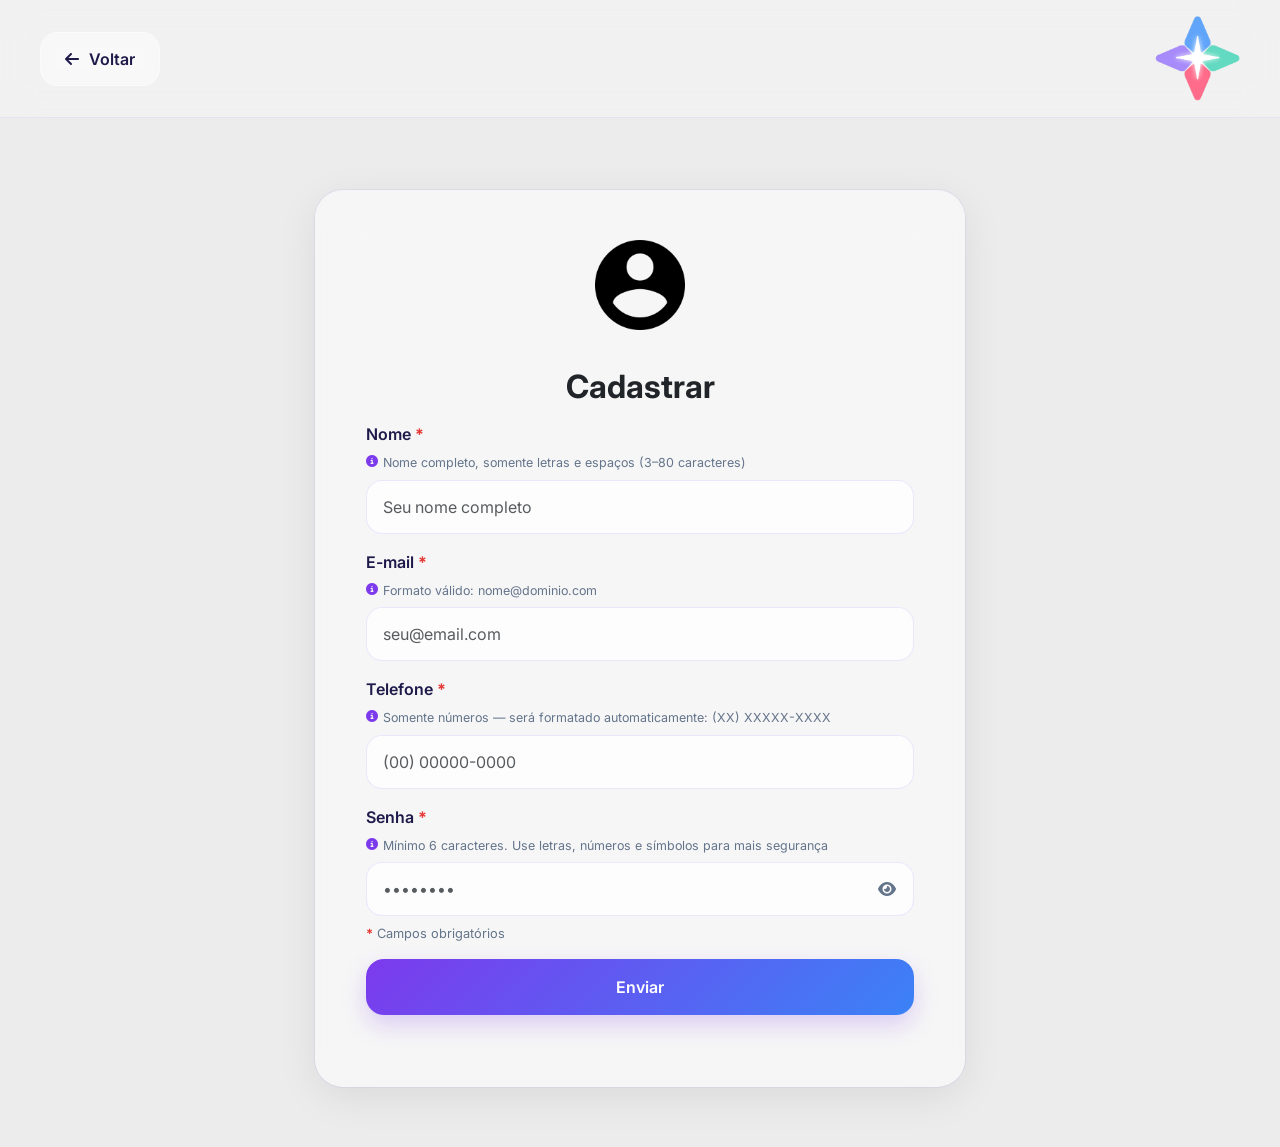
<file: home/cliente_novo.html>
﻿<!DOCTYPE html>
<html lang="pt-br">
<head>
    <meta charset="UTF-8">
    <meta name="viewport" content="width=device-width, initial-scale=1.0">
    <title>Cadastrar | Lúmen</title>
    <link rel="icon" type="image" href="../img/lumen.logo.png">
    <link rel="stylesheet" href="cliente_novo.css">
    <link href="https://cdn.jsdelivr.net/npm/bootstrap@5.3.3/dist/css/bootstrap.min.css" rel="stylesheet">
    <link rel="stylesheet" href="https://cdnjs.cloudflare.com/ajax/libs/font-awesome/6.4.0/css/all.min.css">
</head>

<body class="cadastro-page">

    <nav class="custom-navbar">
        <button class="back-btn" onclick="window.location.href='../index.html'">
            <i class="fa-solid fa-arrow-left"></i>
            Voltar
        </button>
        <img src="../img/lumen.logo.png" alt="Logo" class="logo-navbar">
    </nav>

    <div class="login-container">
        <div class="card login-card">
            <img src="../img/redondo.topo.png" alt="Topo do Card">
            <div class="card-body">
                <h4 class="card-title">Cadastrar</h4>

                <!-- Nome -->
                <div class="mb-3 mt-3">
                    <label for="nome" class="form-label">
                        Nome <span class="obrigatorio">*</span>
                    </label>
                    <p class="campo-dica">
                        <i class="fa-solid fa-circle-info"></i>
                        Nome completo, somente letras e espaços (3–80 caracteres)
                    </p>
                    <input type="text" class="form-control" id="nome"
                           placeholder="Seu nome completo" maxlength="80" autocomplete="name">
                    <span class="erro-input" id="erro-nome"></span>
                </div>

                <!-- E-mail -->
                <div class="mb-3 mt-3">
                    <label for="email" class="form-label">
                        E-mail <span class="obrigatorio">*</span>
                    </label>
                    <p class="campo-dica">
                        <i class="fa-solid fa-circle-info"></i>
                        Formato válido: nome@dominio.com
                    </p>
                    <input type="text" class="form-control" id="email"
                           placeholder="seu@email.com" maxlength="100" autocomplete="email">
                    <span class="erro-input" id="erro-email"></span>
                </div>

                <!-- Telefone -->
                <div class="mb-3 mt-3">
                    <label for="telefone" class="form-label">
                        Telefone <span class="obrigatorio">*</span>
                    </label>
                    <p class="campo-dica">
                        <i class="fa-solid fa-circle-info"></i>
                        Somente números — será formatado automaticamente: (XX) XXXXX-XXXX
                    </p>
                    <input type="text" class="form-control" id="telefone"
                           placeholder="(00) 00000-0000" maxlength="15" autocomplete="tel">
                    <span class="erro-input" id="erro-telefone"></span>
                </div>

                <!-- Senha -->
                <div class="mb-3 mt-3">
                    <label for="senha" class="form-label">
                        Senha <span class="obrigatorio">*</span>
                    </label>
                    <p class="campo-dica">
                        <i class="fa-solid fa-circle-info"></i>
                        Mínimo 6 caracteres. Use letras, números e símbolos para mais segurança
                    </p>
                    <div class="input-wrapper">
                        <input type="password" class="form-control" id="senha"
                               placeholder="••••••••" maxlength="100" autocomplete="new-password">
                        <button type="button" class="toggle-senha" id="toggle-senha" title="Mostrar ou ocultar senha">
                            <i class="fa-solid fa-eye" id="icon-senha"></i>
                        </button>
                    </div>
                    <span class="erro-input" id="erro-senha"></span>
                </div>


                <p class="legenda-obrigatorio">
                    <span class="obrigatorio">*</span> Campos obrigatórios
                </p>

                <div class="mb-3 mt-3">
                    <button class="main-btn" id="enviar">Enviar</button>
                </div>

                <div id="alerta" class="custom-alert"></div>

            </div>
        </div>
    </div>

    <script src="../js/cliente_novo.js"></script>

</body>
</html>
</file>
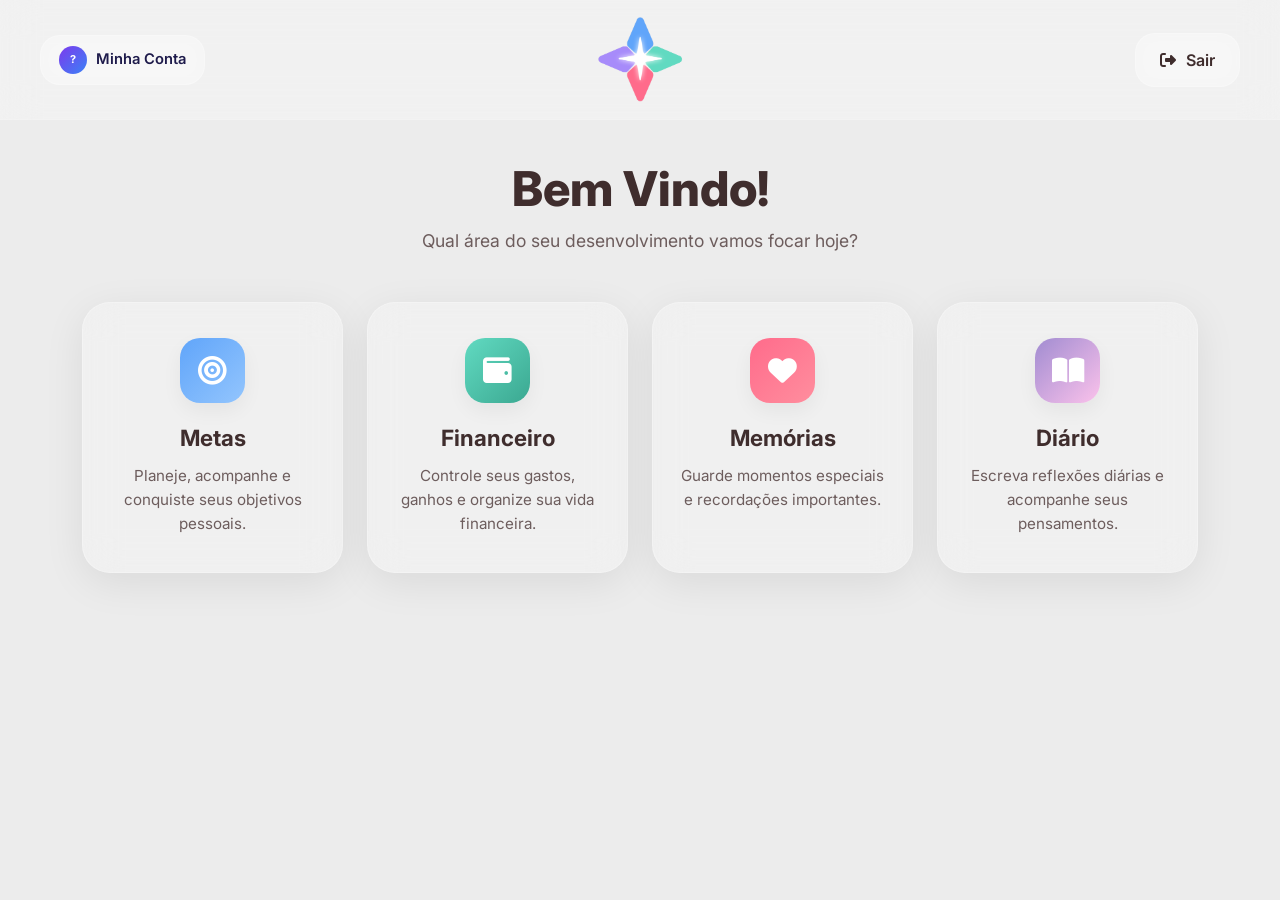
<file: home/home.html>
<!DOCTYPE html>
<html lang="pt-BR">
<head>
  <meta charset="UTF-8">
  <meta name="viewport" content="width=device-width, initial-scale=1.0">
  <title>Dashboard | Lúmen</title>
  <link rel="icon" type="image" href="../img/lumen.logo.png">
  
  <link href="https://cdn.jsdelivr.net/npm/bootstrap@5.3.3/dist/css/bootstrap.min.css" rel="stylesheet">
  <link rel="stylesheet" href="https://cdnjs.cloudflare.com/ajax/libs/font-awesome/6.4.0/css/all.min.css">
  <link rel="stylesheet" href="home.css">
  <link rel="stylesheet" href="../css/perfil.css">
</head>
<body class="dashboard-page">

  <nav class="custom-navbar">
  
  <button class="perfil-navbar" onclick="window.location.href='../home/cliente_alterar.html'">
    <div class="perfil-avatar-sm" id="perfil-iniciais">?</div>
    <span class="perfil-nav-nome" id="perfil-nome">Minha Conta</span>
  </button>

  <a class="navbar-center-logo">
    <img src="../img/lumen.logo.png" alt="Logo LÚMEN" class="logo-navbar">
  </a>

  <button id="logout" class="logout-btn" onclick="window.location.href='../index.html'">
    <i class="fa-solid fa-right-from-bracket"></i>
    Sair
  </button>

  </nav>

  <div class="container dashboard-container">
    
    <div class="dashboard-header text-center mb-5">
      <h1>Bem Vindo!</h1>
      <p>Qual área do seu desenvolvimento vamos focar hoje?</p>
    </div>

    <div class="row g-4">
      
      <div class="col-md-6 col-lg-3">
        <div class="menu-card" onclick="window.location.href='../metas/metas-index.html'">
          <div class="card-icon icon-metas">
            <i class="fa-solid fa-bullseye"></i>
          </div>
          <h3>Metas</h3>
          <p>Planeje, acompanhe e conquiste seus objetivos pessoais.</p>
        </div>
      </div>

      <div class="col-md-6 col-lg-3">
        <div class="menu-card" onclick="window.location.href='../financeiro/financeiro.html'">
          <div class="card-icon icon-financeiro">
            <i class="fa-solid fa-wallet"></i>
          </div>
          <h3>Financeiro</h3>
          <p>Controle seus gastos, ganhos e organize sua vida financeira.</p>
        </div>
      </div>

      <div class="col-md-6 col-lg-3">
        <div class="menu-card" onclick="window.location.href='../memorias/memorias.html'">
          <div class="card-icon icon-memorias">
            <i class="fa-solid fa-heart"></i>
          </div>
          <h3>Memórias</h3>
          <p>Guarde momentos especiais e recordações importantes.</p>
        </div>
      </div>

      <div class="col-md-6 col-lg-3">
        <div class="menu-card" onclick="window.location.href='../diario/diario.html'">
          <div class="card-icon icon-diario">
            <i class="fa-solid fa-book-open"></i>
          </div>
          <h3>Diário</h3>
          <p>Escreva reflexões diárias e acompanhe seus pensamentos.</p>
        </div>
      </div>

    </div>
  </div>


  <script src="../js/valida_sessao.js"></script>
  <script>document.addEventListener('DOMContentLoaded', valida_sessao);</script>
</body>
</html>
</file>
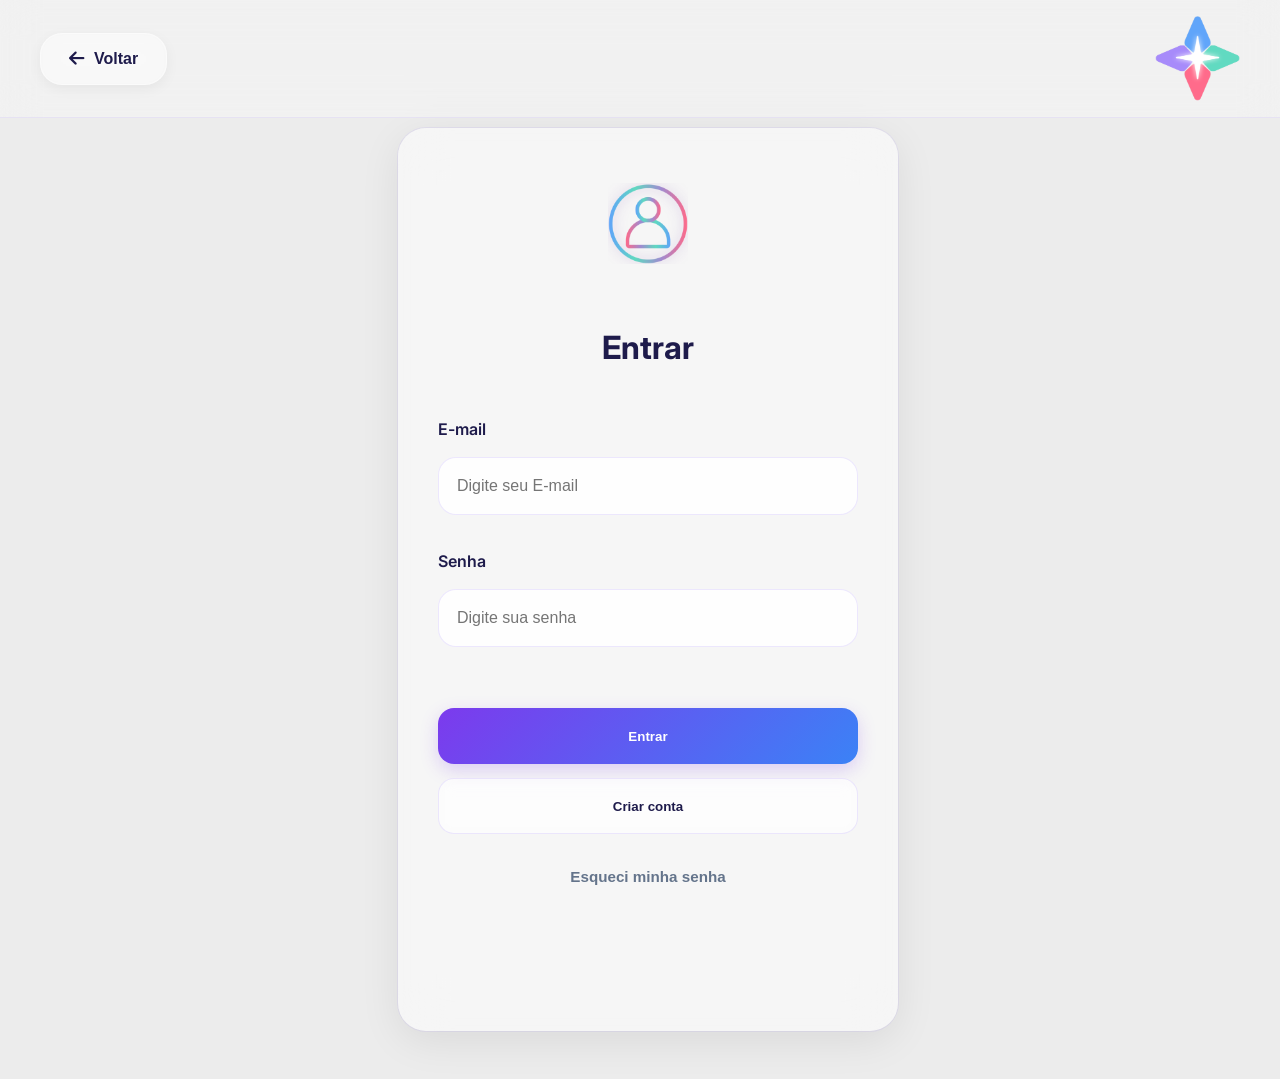
<file: login/login.html>
<!DOCTYPE html>
<html lang="pt-br">

<head>
    
    <meta charset="UTF-8">
    <meta name="viewport" content="width=device-width, initial-scale=1.0">
    <link rel="stylesheet" href="login.css">
    <link rel="stylesheet" href="https://cdnjs.cloudflare.com/ajax/libs/font-awesome/6.4.0/css/all.min.css">


    <title>Login</title>
    <link rel="icon" type="image" href="../img/lumen.logo.png">
    

</head>

<body class="login-page">

    <nav class="custom-navbar">

        <button class="back-btn" onclick="window.location.href='../index.html'">
            <i class="fa-solid fa-arrow-left"></i>
            Voltar
        </button>

        <img src="../img/lumen.logo.png" alt="Logo" class="logo-navbar">
        
    </nav>

    
    <!-- Container central do login -->
    <div class="login-container">
        <div class="card login-card">
       
        <!-- Logo pequena dentro do card -->
        <img src="../img/icone.usuario.png" alt="Topo do Card">
        <div class="card-body login-form-content">
            <h4 class="card-title">Entrar</h4>

            <!-- Campo de email -->
            <div class="input-group-custom">
                <label for="email" class="form-label">E-mail</label>
                <input 
                type="email" 
                class="form-control" 
                id="email" 
                placeholder="Digite seu E-mail" 
                name="email">
                <span id="erro-email" class="erro-input"></span>
            </div>


            <!-- Campo de senha -->
            <div class="input-group-custom">
                <label for="pwd" class="form-label">Senha</label>
                <input 
                type="password" 
                class="form-control" 
                id="senha" 
                placeholder="Digite sua senha" 
                name="senha">
                <span id="erro-senha" class="erro-input"></span>
            </div>

            <!-- Botão de login -->
            <div class="button-group">

                <button type="button" class="main-btn" id="entrar">
                    Entrar
                </button>

                <button type="button" class="secondary-btn" id="cadsr">
                    Criar conta
                </button>

                <button type="button" class="link-btn" id="recuperar">
                    Esqueci minha senha
                </button>

            </div>

            <!-- Mensagem de erro ou sucesso -->
            <br>
            <span id="mnsg"></span>

        </div>
    </div>

    <!-- Modal de recuperação de senha -->
    <div class="modal" id="modalRecuperacao" style="display:none;">
        <div class="modal-content">
            <div class="modal-header">
                <h3>Recuperar Senha</h3>
                <button type="button" id="fecharModalRecuperacao">✖</button>
            </div>
            <div class="modal-body">
                <p>Informe o seu e-mail cadastrado para receber uma senha temporária.</p>
                <div class="input-group-custom">
                    <label for="emailRecuperar" class="form-label">E-mail</label>
                    <input type="email" id="emailRecuperar" class="form-control" placeholder="Digite seu e-mail">
                    <span id="erro-email-recuperar" class="erro-input"></span>
                </div>
                <div id="mensagemRecuperacao" class="mensagem-recuperacao"></div>
            </div>
            <div class="modal-footer">
                <button type="button" class="main-btn" id="btnEnviarRecuperacao">Enviar</button>
                <button type="button" class="secondary-btn" id="btnCancelarRecuperacao">Cancelar</button>
            </div>
        </div>
    </div>

    <script src="../js/cliente_login.js"></script>
    <script src="https://cdn.jsdelivr.net/npm/bootstrap@5.3.3/dist/js/bootstrap.bundle.min.js"></script>

</body>
</html>
</file>
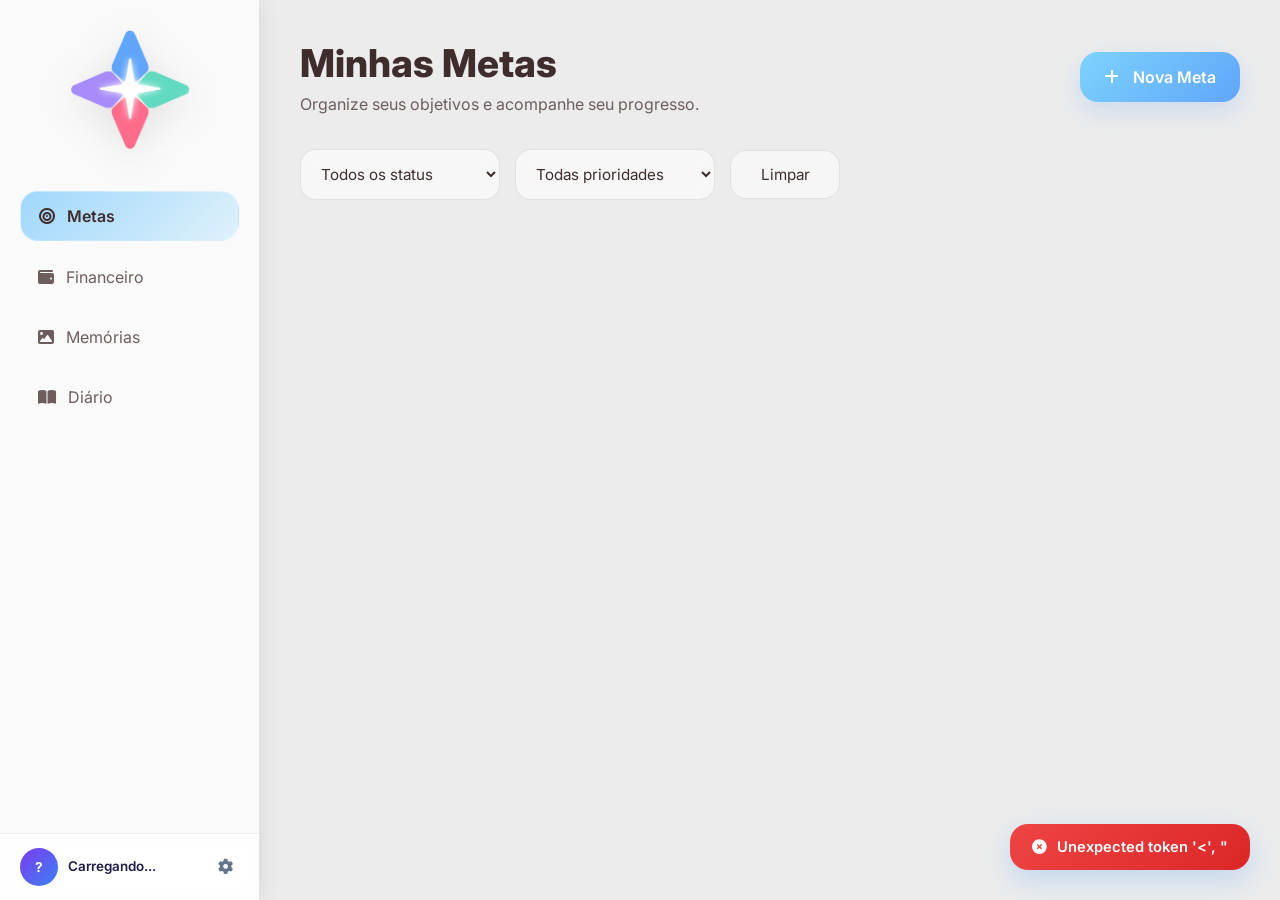
<file: metas/metas-index.html>
﻿<!DOCTYPE html>
<html lang="pt-br">
<head>
    <meta charset="UTF-8">
    <meta name="viewport" content="width=device-width, initial-scale=1.0">
    <title>Metas | Lúmen</title>
    <link rel="icon" type="image" href="../img/lumen.logo.png">



    <link rel="preconnect" href="https://fonts.googleapis.com">
    <link href="https://fonts.googleapis.com/css2?family=Poppins:wght@300;400;500;600;700&display=swap" rel="stylesheet">
    <link rel="stylesheet" href="https://cdnjs.cloudflare.com/ajax/libs/font-awesome/6.4.0/css/all.min.css">
    <link rel="stylesheet" href="metas.css">
    <link rel="stylesheet" href="../css/perfil.css">
    <link rel="stylesheet" href="../css/modal-excluir.css">
</head>

<body>

    <div class="container">

        <!-- SIDEBAR -->
        <aside class="sidebar">

            <div class="logo">
                <img src="../img/lumen.logo.png" alt="Lúmen" onclick="window.location.href='../home/home.html'">
            </div>

            <nav class="menu">
                
                <a href="#" class="active metas">

                    <i class="fa-solid fa-bullseye"></i>

                    <span>Metas</span>

                </a>

                <a href="../financeiro/financeiro.html" class="financeiro">

                    <i class="fa-solid fa-wallet"></i>

                    <span>Financeiro</span>

                </a>

                        
                <a href="../memorias/memorias.html">

                    <i class="fa-solid fa-image"></i>

                    <span>Memórias</span>

                </a>

                <a href="../diario/diario.html">

                    <i class="fa-solid fa-book-open"></i>

                    <span>Diário</span>

                </a>

                
            </nav>

            <!-- PERFIL DO USUÁRIO -->
            <div class="perfil-sidebar">
                <div class="perfil-avatar" id="perfil-iniciais">?</div>
                <div class="perfil-info">
                    <span class="perfil-nome" id="perfil-nome">Carregando...</span>
                    <span class="perfil-email" id="perfil-email"></span>
                </div>
                <a href="../home/cliente_alterar.html" class="perfil-config" title="Minha Conta">
                    <i class="fa-solid fa-gear"></i>
                </a>
            </div>

        </aside>

        <!-- CONTEÚDO -->
        <main class="main-content">

            <!-- HEADER -->
            <header class="topo">

                <div>
                    <h1>Minhas Metas</h1>
                    <p>Organize seus objetivos e acompanhe seu progresso.</p>
                </div>

                <button id="abrirModal" class="btn-add-metas">
                    <i class="fa-solid fa-plus"></i> Nova Meta
                </button>

            </header>

            <!-- FILTROS -->
            <section class="filtros">

                <select id="filtroStatus">
                    <option value="">Todos os status</option>
                    <option value="a fazer">A fazer</option>
                    <option value="em andamento">Em andamento</option>
                    <option value="concluída">Concluída</option>
                </select>

                <select id="filtroPrioridade">
                    <option value="">Todas prioridades</option>
                    <option value="Alta">Alta</option>
                    <option value="Média">Média</option>
                    <option value="Baixa">Baixa</option>
                </select>

                
                <button id="limparFiltrosMetas" class="limpar-filtros" type="button">Limpar</button>

            </section>

            <!-- LISTA DE METAS -->
            <section id="listaMetas" class="lista-metas">

                <!--
                    AS METAS VIRÃO DO BACKEND
                    NÃO EXISTEM DADOS FIXOS AQUI
                -->

            </section>

        </main>

    </div>

    <!-- MODAL -->
    <div class="modal" id="modalMeta">

        <div class="modal-content">

            <div class="modal-header">

                <h2 id="modal-title">Criar Nova Meta</h2>

                <button id="fecharModal">
                    ✖
                </button>

            </div>

            <form id="formMeta">

                <!-- TÍTULO -->
                <div class="grupo-input">

                    <label>Título da Meta</label>

                    <input 
                        type="text"
                        id="titulo"
                        name="titulo"
                        required
                    >

                </div>

                <!-- DESCRIÇÃO -->
                <div class="grupo-input">

                    <label>Descrição</label>

                    <textarea 
                        id="descricao"
                        name="descricao"
                        rows="4"
                    ></textarea>

                </div>

                <!-- PRAZO -->
                <div class="grupo-input">

                    <label>Data</label>

                    <input 
                        type="date"
                        id="data_meta"
                        name="data_meta"
                        required
                    >

                </div>

                <!-- PRIORIDADE -->
                <div class="grupo-input">

                    <label>Prioridade</label>

                    <select 
                        id="prioridade"
                        name="prioridade"
                        required
                    >

                        <option value="">Selecione</option>
                        <option value="Alta">Alta</option>
                        <option value="Média">Média</option>
                        <option value="Baixa">Baixa</option>

                    </select>

                </div>

                <!-- CATEGORIA -->
                <div class="grupo-input">

                    <label>Categoria</label>

                    <select 
                        id="categoria"
                        name="categoria"
                        required
                    >

                        <option value="">Selecione</option>
                        <option value="Pessoal">🌟 Pessoal</option>
                        <option value="Estudos">📚 Estudos</option>
                        <option value="Financeiro">💰 Financeiro</option>
                        <option value="Saúde">🏃 Saúde</option>
                        <option value="Trabalho">💼 Trabalho</option>
                        <option value="Outro">📌 Outro</option>

                    </select>

                </div>

                <!-- TASKS -->
                <div class="grupo-input">

                    <label>Tarefas da Meta</label>
                    <p class="tasks-hint">Adicione etapas para atingir sua meta. O progresso será calculado automaticamente.</p>

                    <div class="tasks-add-row">
                        <input
                            type="text"
                            id="novaTaskInput"
                            placeholder="Ex: Comprar passagem, Reservar hotel..."
                            autocomplete="off"
                        >
                        <button type="button" id="btnAdicionarTask">
                            <i class="fa-solid fa-plus"></i>
                        </button>
                    </div>

                    <ul id="listaTasks" class="lista-tasks-modal"></ul>

                </div>


                <!-- BOTÕES -->
                <div class="acoes-form">

                    <button type="submit" class="salvar  ">
                        <i class="fa-solid fa-floppy-disk"></i> Salvar Meta
                    </button>

                    <button type="button" class="cancelar" id="cancelarModal">
                        Cancelar
                    </button>

                </div>

            </form>

        </div>

    </div>

    <!-- Modal de confirmação de exclusão -->
    <div id="modal-excluir-global" class="modal-overlay-excluir" style="display:none"
         onclick="if(event.target===this)_fecharModalExcluir()">
        <div class="modal-card-excluir">
            <div class="modal-excluir-icon">
                <i class="fa-solid fa-triangle-exclamation"></i>
            </div>
            <h2 class="modal-excluir-titulo" id="modal-excluir-titulo">Excluir?</h2>
            <p class="modal-excluir-msg" id="modal-excluir-msg">Esta ação é permanente e não poderá ser desfeita.</p>
            <div class="modal-excluir-acoes">
                <button type="button" class="modal-btn-cancel" onclick="_fecharModalExcluir()">Cancelar</button>
                <button type="button" class="modal-btn-delete" onclick="_confirmarExclusaoOk()">
                    <i class="fa-solid fa-trash-can"></i> Excluir
                </button>
            </div>
        </div>
    </div>

    <script src="../js/modal-excluir.js"></script>
    <script src="../js/valida_sessao.js"></script>
    <script src="metas.js"></script>
    <script>document.addEventListener('DOMContentLoaded', valida_sessao);</script>

</body>
</html>
</file>
<file: index.css>
@import url('https://fonts.googleapis.com/css2?family=Inter:wght@400;500;600;700;800&display=swap');

:root {

    /* 4 cores base */
    --color-blue:         #3b82f6;
    --color-blue-light:   #7dd3fc;
    --color-green:        #14b8a6;
    --color-green-light:  #4ade80;
    --color-purple:       #7c3aed;
    --color-purple-light: #a78bfa;
    --color-pink:         #f472b6;
    --color-pink-light:   #f9a8d4;

    /* gradiente primário UI — roxo → azul */
    --sunset-primary:   #7c3aed;
    --sunset-secondary: #3b82f6;
    --primary-shadow:   rgba(124, 58, 237, 0.22);

    --background-light: rgba(229, 229, 229, 0.699);

    --text-dark:  #1e1b4b;
    --text-light: #64748b;

    --white-glass:  rgba(255,255,255,0.22);
    --border-glass: rgba(255,255,255,0.35);

    --shadow: 0 10px 40px rgba(0,0,0,0.08);

    --radius: 28px;
}

/* RESET */

* {

    margin: 0;
    padding: 0;

    box-sizing: border-box;
}

/* BODY */

body {

    font-family: 'Inter', sans-serif;

    min-height: 100vh;

    color: var(--text-dark);

    background: var(--background-light);
}    




/* NAVBAR */

/* NAVBAR */

.custom-navbar {

    position: fixed;

    top: 0;
    left: 0;

    width: 100%;

    padding: 16px 40px;

    display: flex;

    justify-content: space-between;

    align-items: center;

    z-index: 1000;

    backdrop-filter: blur(18px);

    background: rgba(255, 255, 255, 0.279);

    border-bottom: 1px solid rgba(167, 139, 250, 0.15);
}

/* FORÇA O ALINHAMENTO */

.custom-navbar .login-btn {

    margin-right: auto;
}

.custom-navbar .logo-navbar {

    margin-left: auto;
}

/* LOGO */

.logo-navbar {

    width: 85px;

    object-fit: contain;

    transition: 0.3s ease;
}


/* BOTÃO LOGIN */

.login-btn {

    border: none;

    padding: 14px 24px;

    border-radius: 20px;

    background:
        rgba(255,255,255,0.22);

    backdrop-filter: blur(12px);

    border:
        1px solid rgba(255,255,255,0.25);

    color: var(--text-dark);

    font-weight: 600;

    display: flex;
    align-items: center;
    gap: 10px;

    transition: 0.25s ease;

    cursor: pointer;
}

.login-btn:hover {

    transform: translateY(-2px);

    background: rgba(255,255,255,0.55);

    border-color: rgba(124, 58, 237, 0.25);
}

/* HERO */

.hero-section {

    position: relative;
    z-index: 2;

    padding-top: 110px;

}

/* TEXTO */

.hero-text {

    display: flex;
    flex-direction: column;

    gap: 28px;
}

/* BADGE */

.badge-row {
    display: flex;
    flex-wrap: wrap;
    justify-content: center;
    align-items: center;
    gap: 20px;
    width: 100%;
    margin: 0 auto 0;
}

/* ===============================
   BADGE HERO
================================== */

.badge-lumen {
    display: inline-flex;
    align-items: center;
    justify-content: center;
    
    /* Isso garante que o badge abrace apenas o texto */
    width: 300px; 
    
    /* Previne que o flexbox estique o elemento */
    align-self: flex-start; 

    /* Proporções mais orgânicas e delicadas */
    padding: 10px 18px; 
    border-radius: 999px;
    
    background: rgba(255, 255, 255, 0.25);
    backdrop-filter: blur(10px);
    border: 1px solid rgba(255, 255, 255, 0.3);
    
    font-size: 1.25rem;
    font-weight: 600;
    color: var(--text-dark);
}

/* TITULO */

.hero-text h1 {

    font-size: 4rem;

    line-height: 1.1;

    font-weight: 800;

    max-width: 620px;
}

.hero-text h1 span {

    background: linear-gradient(
        135deg,
        var(--color-blue),
        var(--color-purple-light),
        var(--color-pink)
    );

    -webkit-background-clip: text;
    -webkit-text-fill-color: transparent;
}

/* PARÁGRAFO */

.hero-text p {

    font-size: 1.15rem;

    line-height: 1.8;

    max-width: 540px;

    color: var(--text-light);
}

/* BOTÕES HERO */

.hero-buttons {

    display: flex;
    gap: 18px;

    flex-wrap: wrap;
}

/* BOTÃO PRINCIPAL */

.btn-primary-custom {

    border: none;

    padding: 16px 28px;

    border-radius: 18px;

    font-weight: 600;

    background: linear-gradient(
        135deg,
        var(--sunset-primary),
        var(--sunset-secondary)
    );

    color: white;

    box-shadow: 0 10px 24px var(--primary-shadow);

    transition: 0.25s ease;
}

.btn-primary-custom:hover {

    transform: translateY(-3px);

    opacity: 0.95;
}

/* BOTÃO SECUNDÁRIO */

.btn-secondary-custom {

    border: none;

    padding: 16px 28px;

    border-radius: 18px;

    font-weight: 600;

    background:
        rgba(255,255,255,0.22);

    backdrop-filter: blur(12px);

    border:
        1px solid rgba(255,255,255,0.25);

    color: var(--text-dark);

    transition: 0.25s ease;
}

.btn-secondary-custom:hover {

    transform: translateY(-3px);

    background:
        rgba(255,255,255,0.38);
}

/* DASHBOARD MOCKUP */

.dashboard-preview {

    display: flex;
    justify-content: center;
    align-items: center;
}

/* CARD PREVIEW */

.card-preview {

    width: 100%;
    max-width: 520px;

    padding: 20px;

    border-radius: 32px;

    background:
        rgba(255,255,255,0.22);

    backdrop-filter: blur(22px);

    border:
        1px solid rgba(255,255,255,0.25);

    box-shadow:
        0 10px 40px rgba(0,0,0,0.10);

    animation:
        floating 5s ease-in-out infinite;
}

/* TOP BAR */

.card-top {

    display: flex;
    gap: 10px;

    margin-bottom: 22px;
}

/* CIRCULOS */

.circle {

    width: 14px;
    height: 14px;

    border-radius: 50%;
}

.red {

    background: #ff5f57;
}

.yellow {

    background: #febc2e;
}

.green {

    background: #28c840;
}

/* CONTEÚDO PREVIEW */

.preview-content {

    display: flex;
    flex-direction: column;

    gap: 18px;
}

/* ===============================
   CONTEÚDO PREVIEW - MINI DASHBOARD
================================== */

.preview-content {
    display: flex;
    flex-direction: column;
    gap: 15px;
    padding: 5px 10px;
}

.preview-header {
    text-align: center;
    margin-bottom: 5px;
}

.preview-header h4 {
    font-size: 1.3rem;
    font-weight: 800;
    color: var(--text-dark);
    margin-bottom: 2px;
}

.preview-header p {
    font-size: 0.75rem;
    color: var(--text-light);
    margin: 0;
}

/* GRID DOS 4 MÓDULOS */
.preview-grid-app {
    display: grid;
    grid-template-columns: repeat(2, 1fr);
    gap: 12px;
}

/* MINI CARDS */
.mini-card {
    background: rgba(255, 255, 255, 0.45);
    border: 1px solid rgba(255, 255, 255, 0.6);
    border-radius: 18px;
    padding: 15px 10px;
    display: flex;
    flex-direction: column;
    align-items: center;
    justify-content: center;
    gap: 10px;
    backdrop-filter: blur(8px);
    transition: 0.3s ease;
}

.mini-card:hover {
    background: rgba(255, 255, 255, 0.85);
    transform: translateY(-4px);
    box-shadow: 0 8px 20px rgba(0, 0, 0, 0.08);
}

/* ÍCONES E CORES */
.icon-wrapper {
    width: 40px;
    height: 40px;
    border-radius: 12px;
    display: flex;
    align-items: center;
    justify-content: center;
    color: white;
    font-size: 1.1rem;
    box-shadow: 0 4px 10px rgba(0,0,0,0.05);
}

.icon-wrapper.orange { 
    background: linear-gradient(135deg, #7dd3fc, #60a5fa); 
}
.icon-wrapper.teal { 
    background: linear-gradient(135deg, #4ade80, #14b8a6); 
}
.icon-wrapper.pink { 
    background: linear-gradient(135deg, #f472b6, #fb7185); 
}
.icon-wrapper.purple { 
    background: linear-gradient(135deg, #a78bfa, #8b5cf6); 
}

.mini-card span {
    font-size: 0.8rem;
    font-weight: 700;
    color: var(--text-dark);
}
/* ANIMAÇÃO */

@keyframes floating {

    0% {

        transform: translateY(0px);
    }

    50% {

        transform: translateY(-8px);
    }

    100% {

        transform: translateY(0px);
    }
}

/* RESPONSIVIDADE */

@media (max-width: 992px) {

    .hero-section {

        padding-top: 140px;
        padding-bottom: 80px;
    }

    .hero-text {

        text-align: center;

        align-items: center;

        margin-bottom: 60px;
    }

    .hero-text h1 {

        font-size: 3rem;
    }

    .hero-text p {

        max-width: 100%;
    }
}

@media (max-width: 768px) {

    .custom-navbar {

        padding: 14px 18px;
    }

    .logo-navbar {

        width: 65px;
    }

    .hero-text h1 {

        font-size: 2.4rem;
    }

    .hero-buttons {

        width: 100%;

        flex-direction: column;
    }

    .btn-primary-custom,
    .btn-secondary-custom {

        width: 100%;
    }

    .card-preview {

        padding: 16px;
    }

    .preview-box.large {

        height: 140px;
    }
}


/* SOBRE */

.about-section {

    position: relative;
    z-index: 2;

    padding: 120px 0;

}

/* TITULOS DE SEÇÃO */

.section-title {

    text-align: center;

    margin-bottom: 70px;
}

.section-label {

    display: inline-block;

    padding: 8px 20px;

    border-radius: 999px;

    background: rgba(255, 255, 255, 0.5);

    backdrop-filter: blur(10px);

    border: 1px solid rgba(255, 255, 255, 0.6);

    font-size: 0.78rem;

    font-weight: 700;

    color: var(--text-light);

    letter-spacing: 0.08em;

    text-transform: uppercase;

    margin-bottom: 20px;
}

.section-title span {

    display: inline-block;

    padding: 10px 18px;

    border-radius: 999px;

    background:
        rgba(255,255,255,0.22);

    backdrop-filter: blur(10px);

    border:
        1px solid rgba(255,255,255,0.25);

    font-size: 0.95rem;

    font-weight: 600;

    margin-bottom: 18px;
}

.section-title h2 {

    font-size: 2.8rem;

    font-weight: 800;

    line-height: 1.2;

    max-width: 720px;

    margin: 0 auto;
}


/* GRID SOBRE */

.about-grid {

    display: grid;

    grid-template-columns: repeat(4, 1fr);

    gap: 22px;
}

/* CARDS */

.about-card {

    padding: 32px 22px;

    border-radius: 30px;

    background:
        rgba(255,255,255,0.22);

    backdrop-filter: blur(18px);

    border:
        1px solid rgba(255,255,255,0.35);

    box-shadow:
        0 10px 30px rgba(0,0,0,0.06);

    position: relative;

    transition: transform 0.3s ease, box-shadow 0.3s ease, border-color 0.3s ease;
}

/* ICON BOX */

.about-card .icon-box {

    width: 58px;
    height: 58px;

    border-radius: 18px;

    display: flex;
    align-items: center;
    justify-content: center;

    font-size: 1.45rem;

    color: white;

    margin-bottom: 22px;

    transition: transform 0.3s ease, box-shadow 0.3s ease;
}

/* === CARD AZUL — Objetivo === */

.about-card.card-blue .icon-box {

    background: linear-gradient(135deg, #7dd3fc, #3b82f6);

    box-shadow: 0 6px 18px rgba(59, 130, 246, 0.28);
}

.about-card.card-blue {

    box-shadow: 0 10px 30px rgba(0,0,0,0.06),
                inset 0 3px 0 rgba(96, 165, 250, 0.4);
}

.about-card.card-blue:hover {

    transform: translateY(-8px);

    border-color: rgba(96, 165, 250, 0.45);

    box-shadow: 0 22px 50px rgba(59, 130, 246, 0.16),
                0 0 0 1.5px rgba(96, 165, 250, 0.35),
                inset 0 3px 0 #60a5fa;
}

.about-card.card-blue:hover .icon-box {

    transform: scale(1.08);

    box-shadow: 0 10px 28px rgba(59, 130, 246, 0.4);
}

/* === CARD VERDE — Produtividade === */

.about-card.card-green .icon-box {

    background: linear-gradient(135deg, #4ade80, #14b8a6);

    box-shadow: 0 6px 18px rgba(20, 184, 166, 0.28);
}

.about-card.card-green {

    box-shadow: 0 10px 30px rgba(0,0,0,0.06),
                inset 0 3px 0 rgba(74, 222, 128, 0.4);
}

.about-card.card-green:hover {

    transform: translateY(-8px);

    border-color: rgba(74, 222, 128, 0.45);

    box-shadow: 0 22px 50px rgba(20, 184, 166, 0.16),
                0 0 0 1.5px rgba(74, 222, 128, 0.35),
                inset 0 3px 0 #4ade80;
}

.about-card.card-green:hover .icon-box {

    transform: scale(1.08);

    box-shadow: 0 10px 28px rgba(20, 184, 166, 0.4);
}

/* === CARD ROXO — Funcionalidades === */

.about-card.card-purple .icon-box {

    background: linear-gradient(135deg, #a78bfa, #7c3aed);

    box-shadow: 0 6px 18px rgba(124, 58, 237, 0.28);
}

.about-card.card-purple {

    box-shadow: 0 10px 30px rgba(0,0,0,0.06),
                inset 0 3px 0 rgba(167, 139, 250, 0.4);
}

.about-card.card-purple:hover {

    transform: translateY(-8px);

    border-color: rgba(167, 139, 250, 0.45);

    box-shadow: 0 22px 50px rgba(124, 58, 237, 0.16),
                0 0 0 1.5px rgba(167, 139, 250, 0.35),
                inset 0 3px 0 #a78bfa;
}

.about-card.card-purple:hover .icon-box {

    transform: scale(1.08);

    box-shadow: 0 10px 28px rgba(124, 58, 237, 0.4);
}

/* === CARD ROSA — Memórias === */

.about-card.card-pink .icon-box {

    background: linear-gradient(135deg, #f9a8d4, #f472b6);

    box-shadow: 0 6px 18px rgba(244, 114, 182, 0.28);
}

.about-card.card-pink {

    box-shadow: 0 10px 30px rgba(0,0,0,0.06),
                inset 0 3px 0 rgba(244, 114, 182, 0.4);
}

.about-card.card-pink:hover {

    transform: translateY(-8px);

    border-color: rgba(244, 114, 182, 0.45);

    box-shadow: 0 22px 50px rgba(244, 114, 182, 0.16),
                0 0 0 1.5px rgba(244, 114, 182, 0.35),
                inset 0 3px 0 #f472b6;
}

.about-card.card-pink:hover .icon-box {

    transform: scale(1.08);

    box-shadow: 0 10px 28px rgba(244, 114, 182, 0.4);
}

.about-card h3 {

    font-size: 1.4rem;

    font-weight: 700;

    margin-bottom: 16px;
}

.about-card p {

    color: var(--text-light);

    line-height: 1.8;
}

/* CTA */

.cta-section {

    position: relative;
    z-index: 2;

    padding-bottom: 120px;
}

.cta-card {

    text-align: center;

    padding: 70px 50px;

    border-radius: 36px;

    background: linear-gradient(
        135deg,
        rgba(124, 58, 237, 0.05) 0%,
        rgba(255,255,255,0.22) 50%,
        rgba(244, 114, 182, 0.05) 100%
    );

    backdrop-filter: blur(20px);

    border: 1px solid rgba(167, 139, 250, 0.2);

    box-shadow: 0 10px 40px rgba(0,0,0,0.07);

    position: relative;
}


.cta-badge {

    display: inline-block;

    padding: 8px 20px;

    border-radius: 999px;

    background: rgba(124, 58, 237, 0.08);

    border: 1px solid rgba(124, 58, 237, 0.2);

    margin-bottom: 22px;

    font-weight: 700;

    font-size: 0.8rem;

    letter-spacing: 0.07em;

    text-transform: uppercase;

    color: var(--color-purple);
}

.cta-card h2 {

    font-size: 3rem;

    font-weight: 800;

    max-width: 760px;

    margin: 0 auto 24px auto;
}

.cta-card p {

    max-width: 620px;

    margin: 0 auto 36px auto;

    color: var(--text-light);

    line-height: 1.8;

    font-size: 1.05rem;
}

.cta-button {

    border: none;

    padding: 18px 34px;

    border-radius: 20px;

    font-weight: 700;

    font-size: 1rem;

    color: white;

    background: linear-gradient(
        135deg,
        var(--sunset-primary),
        var(--sunset-secondary)
    );

    box-shadow: 0 10px 24px var(--primary-shadow);

    transition: 0.3s ease;
}

.cta-button:hover {

    transform: translateY(-3px);

    opacity: 0.95;
}

/* FOOTER */

.footer-lumen {

    position: relative;
    z-index: 2;

    padding: 70px 0;

    background: transparent;

    border-top: 1px solid rgba(200, 200, 200, 0.3);

    backdrop-filter: none;
}

.footer-content {

    display: flex;
    justify-content: space-between;
    align-items: flex-start;

    gap: 60px;

    flex-wrap: wrap;
}

.footer-brand img {

    width: 90px;

    margin-bottom: 18px;
}

.footer-brand p {

    color: var(--text-light);

    line-height: 1.8;
}

.footer-links {

    display: flex;
    flex-direction: column;

    gap: 14px;
}

.footer-links h4 {

    font-size: 1.2rem;

    font-weight: 700;

    margin-bottom: 8px;
}

.footer-links a {

    text-decoration: none;

    color: var(--text-light);

    display: flex;
    align-items: center;

    gap: 10px;

    transition: 0.2s ease;
}

.footer-links a:nth-of-type(1):hover {

    color: #60a5fa;
}

.footer-links a:nth-of-type(2):hover {

    color: #f472b6;
}

/* RESPONSIVIDADE */

@media (max-width: 992px) {

    .about-grid {

        grid-template-columns: repeat(2, 1fr);
    }

    .section-title h2,
    .cta-card h2 {

        font-size: 2.2rem;
    }
}

@media (max-width: 768px) {

    .about-section,
    .cta-section {

        padding: 80px 0;
    }

    .about-grid {

        grid-template-columns: 1fr;
    }

     .section-title h2,
    .cta-card h2 {

        font-size: 1.8rem;
    }

    .cta-card {

        padding: 50px 24px;
    }

    .footer-content {

        flex-direction: column;

        align-items: flex-start;
    }
}

html {

    scroll-behavior: smooth;

    background: var(--background-light);
}

html,
body {

    width: 100%;
    min-height: 100%;

}
</file>
<file: admin/adm-index.css>
@import url('https://fonts.googleapis.com/css2?family=Inter:wght@400;500;600;700;800&display=swap');

* { margin: 0; padding: 0; box-sizing: border-box; }

:root {
  --sunset-primary:   #ff7e5f;
  --sunset-secondary: #feb47b;
  --text-dark:        #3f2d2d;
  --text-light:       #6d5d5d;
  --shadow:           0 10px 40px rgba(0,0,0,0.08);
  --red:   #ef4444;
  --green: #22c55e;
  --purple:#8b5cf6;
}

body {
  font-family: 'Inter', sans-serif;
  min-height: 100vh;
  color: var(--text-dark);
  background: rgba(229, 229, 229, 0.699);
  background-attachment: fixed;
  background-size: cover;
}

/* ══════════════════════
   LAYOUT
══════════════════════ */
.container { display: flex; min-height: 100vh; }

/* ══════════════════════
   SIDEBAR
══════════════════════ */
.sidebar {
  width: 260px;
  background: rgba(255,255,255,0.72);
  backdrop-filter: blur(20px);
  border-right: 1px solid rgba(200,200,200,0.45);
  box-shadow: 2px 0 20px rgba(0,0,0,0.08);
  padding: 30px 20px 90px;        /* espaço inferior para o perfil */
  position: fixed;
  top: 0; left: 0; bottom: 0;
  z-index: 100;
  display: flex;
  flex-direction: column;
}

/* Logo — igual ao padrão do usuário */
.logo {
  width: 100%;
  display: flex;
  justify-content: center;
  align-items: center;
  margin-bottom: 36px;
  padding-bottom: 20px;
  border-bottom: 1px solid rgba(255,255,255,0.12);
  cursor: pointer;
  transition: 0.3s ease;
}

.logo img {
  width: 100%;
  max-width: 120px;
  height: auto;
  object-fit: contain;
  filter: drop-shadow(0 8px 20px rgba(0,0,0,0.10));
  transition: 0.3s ease;
}

.logo img:hover { transform: scale(1.04); }

/* Navegação — igual ao padrão do usuário */
.menu {
  display: flex;
  flex-direction: column;
  gap: 10px;
  flex: 1;
}

.menu a {
  display: flex;
  align-items: center;
  gap: 12px;
  text-decoration: none;
  color: var(--text-light);
  padding: 14px 18px;
  border-radius: 18px;
  transition: 0.3s ease;
  font-size: 0.97rem;
  border: 1px solid transparent;
}

.menu a:hover {
  background: rgba(255,255,255,0.55);
  transform: translateX(4px);
  color: var(--text-dark);
}

/* Abas — cores individuais como nas páginas de usuário */
.menu a.active {
  border-color: rgba(255,255,255,0.25);
  color: var(--text-dark);
  font-weight: 600;
}

.menu a[data-tab="usuarios"].active  { background: linear-gradient(135deg,rgba(245,158,11,0.22),rgba(251,191,36,0.12)); }
.menu a[data-tab="metricas"].active  { background: linear-gradient(135deg,rgba(20,184,166,0.22),rgba(94,234,212,0.12)); }
.menu a[data-tab="admins"].active    { background: linear-gradient(135deg,rgba(99,102,241,0.22),rgba(165,180,252,0.12)); }

/* ══════════════════════
   PERFIL NA SIDEBAR
══════════════════════ */
.perfil-sidebar {
  position: absolute;
  bottom: 0; left: 0; right: 0;
  display: flex;
  align-items: center;
  gap: 10px;
  padding: 14px 20px;
  border-top: 1px solid rgba(0,0,0,0.07);
  background: rgba(255,255,255,0.55);
  backdrop-filter: blur(10px);
}

.perfil-avatar {
  width: 38px;
  height: 38px;
  border-radius: 50%;
  background: linear-gradient(135deg, #6366f1, #818cf8);
  color: white;
  font-size: 0.85rem;
  font-weight: 700;
  display: flex;
  align-items: center;
  justify-content: center;
  flex-shrink: 0;
  letter-spacing: 0.5px;
  user-select: none;
}

.perfil-info {
  flex: 1;
  min-width: 0;
  display: flex;
  flex-direction: column;
  gap: 2px;
  overflow: hidden;
}

.perfil-nome {
  font-size: 0.84rem;
  font-weight: 600;
  color: #1e1b4b;
  white-space: nowrap;
  overflow: hidden;
  text-overflow: ellipsis;
}

.perfil-email {
  font-size: 0.71rem;
  color: #64748b;
  white-space: nowrap;
  overflow: hidden;
  text-overflow: ellipsis;
}

.perfil-config {
  background: none;
  border: none;
  font-family: inherit;
  color: #64748b;
  font-size: 0.95rem;
  cursor: pointer;
  flex-shrink: 0;
  width: 32px;
  height: 32px;
  border-radius: 10px;
  display: flex;
  align-items: center;
  justify-content: center;
  transition: color 0.2s ease, background 0.2s ease;
}

.perfil-config:hover {
  color: var(--red);
  background: rgba(239,68,68,0.10);
}

/* ══════════════════════
   MAIN
══════════════════════ */
.main-content {
  flex: 1;
  margin-left: 260px;
  padding: 40px;
}

/* ══════════════════════
   ABAS
══════════════════════ */
.aba { display: none; }
.aba.ativa { display: block; }

/* ══════════════════════
   TOPO / HEADER
══════════════════════ */
.topo {
  display: flex;
  justify-content: space-between;
  align-items: center;
  flex-wrap: wrap;
  gap: 20px;
  margin-bottom: 32px;
}

.topo h1 { font-size: 2.2rem; font-weight: 800; margin-bottom: 6px; }
.topo p  { color: var(--text-light); }

.topo-acoes { display: flex; gap: 14px; align-items: center; flex-wrap: wrap; }

.busca-wrap {
  display: flex;
  align-items: center;
  gap: 10px;
  background: rgba(255,255,255,0.28);
  border: 1px solid rgba(255,255,255,0.35);
  border-radius: 16px;
  padding: 11px 18px;
  backdrop-filter: blur(10px);
  transition: 0.3s ease;
}

.busca-wrap i { color: var(--text-light); font-size: 0.88rem; }

.busca-wrap input {
  background: transparent;
  border: none;
  outline: none;
  font-family: inherit;
  font-size: 0.92rem;
  color: var(--text-dark);
  min-width: 220px;
}

.busca-wrap input::placeholder { color: var(--text-light); }
.busca-wrap:focus-within { border-color: rgba(99,102,241,0.5); box-shadow: 0 0 0 4px rgba(99,102,241,0.10); }

/* Botão Atualizar */
.btn-atualizar {
  display: flex;
  align-items: center;
  gap: 8px;
  padding: 10px 18px;
  border: none;
  border-radius: 12px;
  background: linear-gradient(135deg, #7c3aed, #3b82f6);
  color: white;
  font-weight: 600;
  font-size: 0.88rem;
  font-family: inherit;
  cursor: pointer;
  transition: 0.2s ease;
  white-space: nowrap;
  box-shadow: 0 4px 12px rgba(124,58,237,0.22);
}

.btn-atualizar:hover:not(:disabled) { transform: translateY(-2px); opacity: 0.92; }
.btn-atualizar:disabled { opacity: 0.65; cursor: not-allowed; }

/* Botão Novo Administrador */
.btn-novo-admin {
  display: flex;
  align-items: center;
  gap: 8px;
  padding: 10px 18px;
  border: none;
  border-radius: 12px;
  background: linear-gradient(135deg, #16a34a, #22c55e);
  color: white;
  font-weight: 600;
  font-size: 0.88rem;
  font-family: inherit;
  cursor: pointer;
  transition: 0.2s ease;
  white-space: nowrap;
  box-shadow: 0 4px 12px rgba(34,197,94,0.22);
}

.btn-novo-admin:hover { transform: translateY(-2px); opacity: 0.92; }

/* ══════════════════════
   CARDS RESUMO
══════════════════════ */
.resumo-grid {
  display: grid;
  grid-template-columns: repeat(auto-fit, minmax(200px, 1fr));
  gap: 20px;
  margin-bottom: 28px;
}

.resumo-card {
  background: rgba(255,255,255,0.22);
  backdrop-filter: blur(16px);
  border: 1px solid rgba(255,255,255,0.28);
  border-radius: 22px;
  padding: 22px 24px;
  display: flex;
  align-items: center;
  gap: 18px;
  box-shadow: var(--shadow);
}

.resumo-icone {
  width: 52px;
  height: 52px;
  border-radius: 16px;
  display: flex;
  align-items: center;
  justify-content: center;
  font-size: 1.3rem;
  flex-shrink: 0;
}

.resumo-icone.laranja { background: rgba(99,102,241,0.15); color: #6366f1; }
.resumo-icone.verde   { background: rgba(34,197,94,0.15);  color: var(--green); }
.resumo-icone.roxo    { background: rgba(139,92,246,0.15); color: var(--purple); }

.resumo-label { font-size: 0.8rem; color: var(--text-light); font-weight: 500; margin-bottom: 4px; }
.resumo-valor { font-size: 1.9rem; font-weight: 800; line-height: 1; }

/* ══════════════════════
   TABELA CARD
══════════════════════ */
.tabela-card {
  background: rgba(255,255,255,0.22);
  backdrop-filter: blur(18px);
  border: 1px solid rgba(255,255,255,0.28);
  border-radius: 28px;
  overflow: hidden;
  box-shadow: var(--shadow);
}

/* ── Estado vazio / loading ── */
.estado-vazio {
  text-align: center;
  padding: 60px 30px;
  display: flex;
  flex-direction: column;
  align-items: center;
  gap: 14px;
  color: var(--text-light);
}

.estado-vazio i { font-size: 2rem; color: #6366f1; }
.estado-vazio span { font-size: 1rem; }

/* ── Tabela ── */
.tabela-usuarios {
  width: 100%;
  border-collapse: collapse;
}

.tabela-usuarios thead {
  background: rgba(255,255,255,0.18);
}

.tabela-usuarios th {
  padding: 16px 20px;
  text-align: left;
  font-size: 0.78rem;
  font-weight: 700;
  text-transform: uppercase;
  letter-spacing: 0.06em;
  color: var(--text-light);
  border-bottom: 1px solid rgba(255,255,255,0.18);
  white-space: nowrap;
}

.tabela-usuarios td {
  padding: 16px 20px;
  font-size: 0.93rem;
  border-bottom: 1px solid rgba(255,255,255,0.12);
  vertical-align: middle;
}

.tabela-usuarios tbody tr { transition: 0.2s ease; }
.tabela-usuarios tbody tr:hover { background: rgba(255,255,255,0.15); }
.tabela-usuarios tbody tr:last-child td { border-bottom: none; }

/* Avatar inicial */
.avatar {
  width: 36px;
  height: 36px;
  border-radius: 12px;
  background: linear-gradient(135deg, #6366f1, #818cf8);
  color: white;
  font-weight: 700;
  font-size: 0.9rem;
  display: inline-flex;
  align-items: center;
  justify-content: center;
  margin-right: 10px;
  flex-shrink: 0;
}

.avatar-admin { background: linear-gradient(135deg, #7c3aed, #a855f7); }

.cell-nome { display: flex; align-items: center; }

.senha-oculta {
  letter-spacing: 0.1em;
  color: var(--text-light);
  font-size: 1.1rem;
}

/* Badge "você" */
.badge-eu {
  display: inline-flex;
  align-items: center;
  padding: 2px 8px;
  background: rgba(99,102,241,0.15);
  color: #6366f1;
  border-radius: 8px;
  font-size: 0.72rem;
  font-weight: 700;
  margin-left: 8px;
  letter-spacing: 0.02em;
}

/* Botões de ação na tabela */
.acoes-tabela { display: flex; gap: 8px; }

.btn-tabela {
  padding: 8px 14px;
  border-radius: 12px;
  font-size: 0.8rem;
  font-weight: 600;
  font-family: inherit;
  cursor: pointer;
  transition: 0.2s ease;
  display: flex;
  align-items: center;
  gap: 6px;
  border: 1px solid transparent;
  white-space: nowrap;
}

.btn-editar-tabela  { background: rgba(99,102,241,0.10); border-color: rgba(99,102,241,0.22); color: #6366f1; }
.btn-editar-tabela:hover { background: rgba(99,102,241,0.20); }

.btn-excluir-tabela { background: rgba(239,68,68,0.1); border-color: rgba(239,68,68,0.22); color: var(--red); }
.btn-excluir-tabela:hover { background: rgba(239,68,68,0.2); }

.btn-tabela:disabled { opacity: 0.35; cursor: not-allowed; pointer-events: none; }

.btn-ativar-tabela         { background: rgba(34,197,94,0.10);  border-color: rgba(34,197,94,0.28);  color: #16a34a; }
.btn-ativar-tabela:hover   { background: rgba(34,197,94,0.22); }

.btn-desativar-tabela       { background: rgba(245,158,11,0.10); border-color: rgba(245,158,11,0.28); color: #b45309; }
.btn-desativar-tabela:hover { background: rgba(245,158,11,0.22); }

/* Badges de status */
.badge-ativo,
.badge-inativo {
  display: inline-flex;
  align-items: center;
  gap: 5px;
  padding: 3px 10px;
  border-radius: 20px;
  font-size: 0.75rem;
  font-weight: 700;
  white-space: nowrap;
}

.badge-ativo   { background: rgba(34,197,94,0.15);  color: #16a34a; }
.badge-inativo { background: rgba(239,68,68,0.12);  color: #dc2626; }

/* ══════════════════════
   MÉTRICAS
══════════════════════ */
.metricas-grid {
  display: grid;
  grid-template-columns: repeat(auto-fit, minmax(260px, 1fr));
  gap: 22px;
}

.metrica-card {
  background: rgba(255,255,255,0.22);
  backdrop-filter: blur(18px);
  border: 1px solid rgba(255,255,255,0.28);
  border-radius: 26px;
  padding: 28px;
  box-shadow: var(--shadow);
}

.metrica-titulo {
  display: flex;
  align-items: center;
  gap: 12px;
  margin-bottom: 20px;
}

.metrica-titulo i {
  font-size: 1.2rem;
  width: 42px;
  height: 42px;
  border-radius: 14px;
  display: flex;
  align-items: center;
  justify-content: center;
}

.metrica-titulo span { font-size: 1rem; font-weight: 700; }

.metrica-numero {
  font-size: 3rem;
  font-weight: 800;
  line-height: 1;
  margin-bottom: 6px;
}

.metrica-sub { font-size: 0.82rem; color: var(--text-light); }

.mod-metas     i { background: rgba(96,165,250,0.15);  color: #60a5fa; }
.mod-financeiro i { background: rgba(20,184,166,0.15); color: #14b8a6; }
.mod-memorias  i { background: rgba(244,114,182,0.15); color: #f472b6; }
.mod-diario    i { background: rgba(167,139,250,0.15); color: #a78bfa; }
.mod-usuarios  i { background: rgba(245,158,11,0.15);  color: #f59e0b; }

.mod-metas      .metrica-numero { color: #60a5fa; }
.mod-financeiro .metrica-numero { color: #14b8a6; }
.mod-memorias   .metrica-numero { color: #f472b6; }
.mod-diario     .metrica-numero { color: #a78bfa; }
.mod-usuarios   .metrica-numero { color: #f59e0b; }

/* ══════════════════════
   MODAIS
══════════════════════ */
.modal {
  display: none;
  position: fixed;
  inset: 0;
  background: rgba(30,27,75,0.42);
  backdrop-filter: blur(6px);
  z-index: 999;
  align-items: center;
  justify-content: center;
  padding: 20px;
  animation: fadeOverlay 0.2s ease;
}

@keyframes fadeOverlay {
  from { opacity: 0; }
  to   { opacity: 1; }
}

.modal.aberto { display: flex; }

.modal-content {
  background: rgba(255,255,255,0.90);
  backdrop-filter: blur(28px);
  border: 1px solid rgba(200,200,200,0.35);
  border-radius: 32px;
  padding: 40px;
  width: 100%;
  max-width: 560px;
  max-height: 90vh;
  overflow-y: auto;
  box-shadow: 0 24px 60px rgba(30,27,75,0.18);
  animation: slideUp 0.28s ease;
  position: relative;
}

.modal-sm { max-width: 440px; text-align: center; }

@keyframes slideUp {
  from { transform: translateY(18px); opacity: 0; }
  to   { transform: translateY(0);    opacity: 1; }
}

/* Cabeçalho do modal (modais de formulário) */
.modal-header {
  display: flex;
  justify-content: space-between;
  align-items: center;
  margin-bottom: 28px;
}

.modal-header h2 { font-size: 1.5rem; font-weight: 800; color: var(--text-dark); }

/* Botão fechar (X) */
.btn-fechar {
  background: rgba(255,255,255,0.55);
  border: 1px solid rgba(200,200,200,0.3);
  border-radius: 12px;
  width: 36px;
  height: 36px;
  font-size: 0.85rem;
  cursor: pointer;
  color: var(--text-dark);
  transition: 0.2s ease;
  display: flex;
  align-items: center;
  justify-content: center;
}

.btn-fechar:hover { background: rgba(239,68,68,0.1); color: var(--red); }

/* X absoluto nos modais de confirmação */
.btn-fechar-abs {
  position: absolute;
  top: 18px;
  right: 18px;
}

/* ══════════════════════
   ÍCONE + TEXTO MODAIS DE CONFIRMAÇÃO
══════════════════════ */
.modal-excluir-icon {
  width: 64px;
  height: 64px;
  border-radius: 50%;
  background: rgba(239,68,68,0.12);
  display: flex;
  align-items: center;
  justify-content: center;
  margin: 0 auto 20px;
  font-size: 1.7rem;
  color: var(--red);
}

.modal-excluir-titulo {
  font-size: 1.35rem;
  font-weight: 800;
  color: var(--text-dark);
  margin-bottom: 10px;
}

.modal-excluir-msg {
  font-size: 0.95rem;
  color: var(--text-light);
  line-height: 1.65;
  margin-bottom: 28px;
}

.modal-excluir-acoes {
  display: flex;
  gap: 12px;
  justify-content: center;
}

/* ══════════════════════
   FORMULÁRIOS NOS MODAIS
   — padrão idêntico ao cliente_alterar.css
══════════════════════ */

/* Grupo de campo */
.campo-grupo { margin-bottom: 20px; }

.campo-grupo label {
  display: block;
  font-size: 0.92rem;
  font-weight: 600;
  color: var(--text-dark);
  margin-bottom: 4px;
}

/* Asterisco obrigatório */
.obrigatorio { color: #e53935; font-weight: 700; }

/* Dica de preenchimento */
.campo-dica {
  display: flex;
  align-items: flex-start;
  gap: 5px;
  font-size: 0.77rem;
  color: var(--text-light);
  font-weight: 400;
  margin-bottom: 8px;
  line-height: 1.4;
}

.campo-dica i {
  font-size: 0.74rem;
  color: #7c3aed;
  margin-top: 1px;
  flex-shrink: 0;
}

/* Legenda "* Campos obrigatórios" */
.legenda-obrigatorio {
  font-size: 0.79rem;
  color: var(--text-light);
  margin-bottom: 12px;
}

/* Hint ao lado do label (ex: "deixe em branco para manter") */
.label-hint {
  font-weight: 400;
  font-size: 0.78rem;
  color: var(--text-light);
}

/* Inputs */
.campo-grupo input,
.campo-grupo select {
  width: 100%;
  border: 2px solid transparent;
  border-radius: 16px;
  padding: 13px 16px;
  background: rgba(255,255,255,0.75);
  font-family: inherit;
  font-size: 0.93rem;
  color: var(--text-dark);
  outline: none;
  transition: border-color 0.2s ease, background 0.2s ease, box-shadow 0.2s ease;
}

.campo-grupo input:focus,
.campo-grupo select:focus {
  border-color: #6366f1;
  background: rgba(255,255,255,0.95);
  box-shadow: 0 0 0 4px rgba(99,102,241,0.12);
}

/* Wrapper para input + botão olho */
.input-wrapper { position: relative; }

.input-wrapper input { padding-right: 50px; }

.toggle-senha {
  position: absolute;
  right: 14px;
  top: 50%;
  transform: translateY(-50%);
  background: none;
  border: none;
  cursor: pointer;
  color: var(--text-light);
  font-size: 1rem;
  padding: 4px;
  transition: color 0.2s ease;
  outline: none;
  line-height: 1;
}

.toggle-senha:hover { color: #6366f1; }

/* Mensagem de feedback inline */
.msg-form {
  padding: 12px 16px;
  border-radius: 14px;
  font-size: 0.88rem;
  font-weight: 500;
  margin-bottom: 16px;
}

.msg-form.oculto  { display: none; }
.msg-form.sucesso { background: rgba(34,197,94,0.12); color: #16a34a; border: 1px solid rgba(34,197,94,0.2); }
.msg-form.erro    { background: rgba(239,68,68,0.10); color: var(--red); border: 1px solid rgba(239,68,68,0.2); }

/* Mensagem de erro abaixo do campo */
.erro-input {
  display: block;
  margin-top: 5px;
  margin-left: 2px;
  color: #c62828;
  font-size: 0.81rem;
  font-weight: 500;
}

/* Estado válido */
.campo-grupo input.input-valido { border-color: #22c55e !important; background: rgba(240,255,244,0.80) !important; }

/* Estado inválido */
.campo-grupo input.input-erro   { border-color: #e53935 !important; background: rgba(255,235,238,0.85) !important; box-shadow: none !important; }

/* ── Ações do formulário ── */
.acoes-form {
  display: flex;
  gap: 12px;
  justify-content: flex-end;
  margin-top: 8px;
  flex-wrap: wrap;
}

.modal-sm .acoes-form { justify-content: center; }

/* Botão Salvar — gradiente igual ao restante do site */
.btn-salvar {
  border: none;
  padding: 13px 24px;
  border-radius: 16px;
  background: linear-gradient(135deg, #7c3aed, #3b82f6);
  color: white;
  font-weight: 700;
  font-size: 0.93rem;
  font-family: inherit;
  cursor: pointer;
  transition: 0.25s ease;
  display: flex;
  align-items: center;
  gap: 8px;
  box-shadow: 0 8px 20px rgba(124,58,237,0.22);
}

.btn-salvar:hover { transform: translateY(-2px); opacity: 0.95; }
.btn-salvar:disabled { opacity: 0.6; cursor: not-allowed; transform: none; }

/* Botão Cancelar */
.btn-cancelar {
  border: none;
  padding: 13px 20px;
  border-radius: 16px;
  background: rgba(255,255,255,0.60);
  backdrop-filter: blur(10px);
  color: var(--text-dark);
  font-weight: 600;
  font-size: 0.93rem;
  font-family: inherit;
  cursor: pointer;
  transition: 0.25s ease;
}

.btn-cancelar:hover { background: rgba(255,255,255,0.88); transform: translateY(-2px); }

/* Variantes de ícone para modal toggle */
.modal-excluir-icon.laranja { background: rgba(245,158,11,0.12); color: #b45309; }
.modal-excluir-icon.verde   { background: rgba(34,197,94,0.12);  color: #16a34a; }

/* Botão confirmar toggle (ativar / desativar) */
.btn-toggle-confirmar {
  border: none;
  padding: 13px 24px;
  border-radius: 16px;
  color: white;
  font-weight: 700;
  font-size: 0.93rem;
  font-family: inherit;
  cursor: pointer;
  transition: 0.25s ease;
  display: flex;
  align-items: center;
  gap: 8px;
}

.btn-toggle-confirmar.desativar {
  background: linear-gradient(135deg, #f59e0b, #b45309);
  box-shadow: 0 8px 20px rgba(180,83,9,0.25);
}

.btn-toggle-confirmar.ativar {
  background: linear-gradient(135deg, #22c55e, #15803d);
  box-shadow: 0 8px 20px rgba(21,128,61,0.25);
}

.btn-toggle-confirmar:hover    { transform: translateY(-2px); }
.btn-toggle-confirmar:disabled { opacity: 0.6; cursor: not-allowed; transform: none; }

/* Botão Excluir (confirmação) */
.btn-excluir-confirmar {
  border: none;
  padding: 13px 24px;
  border-radius: 16px;
  background: linear-gradient(135deg, #ef4444, #b91c1c);
  color: white;
  font-weight: 700;
  font-size: 0.93rem;
  font-family: inherit;
  cursor: pointer;
  transition: 0.25s ease;
  display: flex;
  align-items: center;
  gap: 8px;
  box-shadow: 0 8px 20px rgba(185,28,28,0.25);
}

.btn-excluir-confirmar:hover { transform: translateY(-2px); }
.btn-excluir-confirmar:disabled { opacity: 0.6; cursor: not-allowed; transform: none; }

/* ══════════════════════
   TOAST
══════════════════════ */
.toast {
  position: fixed;
  bottom: 30px;
  right: 30px;
  padding: 14px 22px;
  border-radius: 18px;
  background: linear-gradient(135deg, #6366f1, #818cf8);
  color: white;
  font-weight: 600;
  font-size: 0.92rem;
  box-shadow: 0 10px 28px rgba(99,102,241,0.30);
  z-index: 9999;
  transform: translateY(20px);
  opacity: 0;
  transition: 0.35s ease;
  pointer-events: none;
  display: flex;
  align-items: center;
  gap: 10px;
}

.toast.visivel { transform: translateY(0); opacity: 1; }

/* ══════════════════════
   RESPONSIVE
══════════════════════ */
@media (max-width: 900px) {
  .sidebar { display: none; }
  .main-content { margin-left: 0; padding: 24px 16px; }
  .tabela-card { overflow-x: auto; }
  .modal-content { padding: 28px 22px; border-radius: 24px; }
}

@media (max-width: 500px) {
  .topo h1 { font-size: 1.7rem; }
  .acoes-form { flex-direction: column; }
  .btn-salvar, .btn-cancelar, .btn-excluir-confirmar { width: 100%; justify-content: center; }
}
</file>
<file: diario/diario.css>
@import url('https://fonts.googleapis.com/css2?family=Inter:wght@400;500;600;700;800&display=swap');

* { margin: 0; padding: 0; box-sizing: border-box; }

:root {
  --sunset-primary:   #ff7e5f;
  --sunset-secondary: #feb47b;
  --text-dark:        #3f2d2d;
  --text-light:       #6d5d5d;
  --shadow:           0 10px 40px rgba(0,0,0,0.08);
  --purple-primary:   #a78bfa;
  --purple-secondary: #8b5cf6;
}

/* ══════════════════════════════
   BODY & BACKGROUND
══════════════════════════════ */
body {
  font-family: 'Inter', sans-serif;
  min-height: 100vh;
  overflow-x: hidden;
  color: var(--text-dark);
  background: rgba(229, 229, 229, 0.699);
  background-repeat: no-repeat;
  background-size: cover;
}

/* ══════════════════════════════
   LAYOUT
══════════════════════════════ */
.container { display: flex; min-height: 100vh; }

/* ══════════════════════════════
   SIDEBAR
══════════════════════════════ */
.sidebar {
  width: 260px;
  background: rgba(255,255,255,0.72);
  backdrop-filter: blur(20px);
  border-right: 1px solid rgba(200,200,200,0.45);
  box-shadow: 2px 0 20px rgba(0,0,0,0.08);
  padding: 30px 20px;
  position: fixed;
  top: 0; left: 0; bottom: 0;
  z-index: 100;
}

.logo {
  width: 100%;
  display: flex;
  justify-content: center;
  align-items: center;
  margin-bottom: 40px;
  padding: 0 10px;
  border-bottom: 1px solid rgba(255,255,255,0.12);
  cursor: pointer;
}

.logo img {
  width: 100%;
  max-width: 120px;
  height: auto;
  object-fit: contain;
  filter: drop-shadow(0 8px 20px rgba(0,0,0,0.10));
  transition: 0.3s ease;
}

.logo img:hover { transform: scale(1.04); }

.menu { 
  display: flex; 
  flex-direction: column; 
  gap: 12px; 
}

.menu a {
  display: flex;
  align-items: center;
  gap: 12px;
  text-decoration: none;
  color: var(--text-light);
  padding: 14px 18px;
  border-radius: 18px;
  transition: 0.3s ease;
  font-size: 1rem;
}

.menu a:hover {
  background: rgba(255,255,255,0.55);
  transform: translateX(4px);
  color: var(--text-dark);
}

.menu a.active {
  border: 1px solid rgba(255,255,255,0.25);
  color: var(--text-dark);
  font-weight: 600;
}

.menu a.metas.active {
  background: linear-gradient(135deg, rgba(59,130,246,0.25), rgba(147,197,253,0.18));
}

.menu a.financeiro.active {
  background: linear-gradient(135deg, rgba(34,197,94,0.25), rgba(134,239,172,0.18));
}

.menu a.memorias.active {
  background: linear-gradient(135deg, rgba(236,72,153,0.25), rgba(244,114,182,0.18));
}

.menu a.diario.active {
  background: linear-gradient(135deg, rgba(147,51,234,0.25), rgba(192,132,252,0.18));
}

/* ══════════════════════════════
   MAIN CONTENT
══════════════════════════════ */
.main-content {
  flex: 1;
  margin-left: 260px;
  padding: 40px;
}

/* ══════════════════════════════
   TOPO / HEADER
══════════════════════════════ */
.topo {
  display: flex;
  justify-content: space-between;
  align-items: center;
  margin-bottom: 35px;
}

.topo h1 { font-size: 2.4rem; font-weight: 800; margin-bottom: 8px; }
.topo p  { color: var(--text-light); }

.topo button {
  border: none;
  padding: 15px 24px;
  border-radius: 18px;
  background: linear-gradient(135deg, var(--purple-primary), var(--purple-secondary));
  color: white;
  font-weight: 600;
  cursor: pointer;
  transition: 0.3s ease;
  box-shadow: 0 10px 24px rgba(139,92,246,0.22);
  font-family: inherit;
  font-size: 1rem;
  white-space: nowrap;
  display: flex;
  align-items: center;
  gap: 10px;
}

.topo button:hover { transform: translateY(-3px); opacity: 0.92; }

/* ══════════════════════════════
   GRID PRINCIPAL
══════════════════════════════ */
.diario-grid {
  display: grid;
  grid-template-columns: 320px 1fr;
  gap: 28px;
  align-items: start;
}

/* ══════════════════════════════
   MINI CALENDÁRIO
══════════════════════════════ */
.calendario-card {
  background: rgba(255,255,255,0.22);
  backdrop-filter: blur(18px);
  border: 1px solid rgba(255,255,255,0.25);
  border-radius: 28px;
  padding: 28px;
  box-shadow: var(--shadow);
  position: sticky;
  top: 30px;
}

.cal-header {
  display: flex;
  align-items: center;
  justify-content: space-between;
  margin-bottom: 22px;
}

.cal-header span {
  font-size: 1.05rem;
  font-weight: 700;
  color: var(--text-dark);
}

.cal-nav {
  background: rgba(255,255,255,0.65);
  border: 1px solid rgba(255,255,255,0.3);
  border-radius: 12px;
  width: 36px;
  height: 36px;
  display: flex;
  align-items: center;
  justify-content: center;
  cursor: pointer;
  color: var(--text-dark);
  transition: 0.25s ease;
  font-size: 0.85rem;
}

.cal-nav:hover {
  background: rgba(255,255,255,0.55);
  transform: scale(1.08);
}

.cal-dias-semana {
  display: grid;
  grid-template-columns: repeat(7, 1fr);
  text-align: center;
  margin-bottom: 10px;
  gap: 4px;
}

.cal-dias-semana span {
  font-size: 0.72rem;
  font-weight: 700;
  color: var(--text-light);
  text-transform: uppercase;
  letter-spacing: 0.03em;
  padding: 4px 0;
}

.cal-grid {
  display: grid;
  grid-template-columns: repeat(7, 1fr);
  gap: 4px;
}

.cal-dia {
  aspect-ratio: 1;
  display: flex;
  align-items: center;
  justify-content: center;
  border-radius: 12px;
  font-size: 0.85rem;
  font-weight: 500;
  cursor: pointer;
  transition: 0.2s ease;
  position: relative;
  color: var(--text-dark);
  border: 1px solid transparent;
}

.cal-dia:hover {
  background: rgba(255,255,255,0.45);
  border-color: rgba(255,255,255,0.4);
}

.cal-dia.outro-mes {
  color: rgba(109,93,93,0.35);
  cursor: default;
}

.cal-dia.outro-mes:hover {
  background: transparent;
  border-color: transparent;
}

.cal-dia.hoje {
  background: linear-gradient(135deg, rgba(255,126,95,0.2), rgba(254,180,123,0.15));
  border-color: rgba(255,126,95,0.35);
  font-weight: 700;
  color: var(--sunset-primary);
}

.cal-dia.tem-entrada::after {
  content: '';
  position: absolute;
  bottom: 4px;
  left: 50%;
  transform: translateX(-50%);
  width: 5px;
  height: 5px;
  border-radius: 50%;
  background: linear-gradient(135deg, var(--purple-primary), var(--purple-secondary));
}

.cal-dia.selecionado {
  background: linear-gradient(135deg, var(--purple-primary), var(--purple-secondary));
  color: white;
  font-weight: 700;
  border-color: transparent;
  box-shadow: 0 4px 12px rgba(139,92,246,0.3);
}

.cal-dia.selecionado::after { background: white; }

.cal-legenda {
  display: flex;
  align-items: center;
  gap: 8px;
  margin-top: 18px;
  padding-top: 16px;
  border-top: 1px solid rgba(255,255,255,0.15);
  font-size: 0.78rem;
  color: var(--text-light);
}

.legenda-ponto {
  width: 8px;
  height: 8px;
  border-radius: 50%;
  background: linear-gradient(135deg, var(--purple-primary), var(--purple-secondary));
  flex-shrink: 0;
}

/* ══════════════════════════════
   ENTRADAS
══════════════════════════════ */
.entradas-section {
  display: flex;
  flex-direction: column;
  gap: 20px;
}

.entradas-topo {
  display: flex;
  align-items: center;
  justify-content: space-between;
  gap: 16px;
  flex-wrap: wrap;
}

.entradas-topo h2 {
  font-size: 1.4rem;
  font-weight: 700;
}

.busca-wrap {
  display: flex;
  align-items: center;
  gap: 10px;
  background: rgba(255,255,255,0.60);
  border: 1px solid rgba(200,200,200,0.50);
  border-radius: 16px;
  padding: 11px 18px;
  backdrop-filter: blur(10px);
  transition: 0.3s ease;
}

.busca-wrap i { color: var(--text-light); font-size: 0.9rem; }

.busca-wrap input {
  background: transparent;
  border: none;
  outline: none;
  font-family: inherit;
  font-size: 0.92rem;
  color: var(--text-dark);
  min-width: 200px;
}

.busca-wrap input::placeholder { color: var(--text-light); }

.busca-wrap:focus-within {
  border-color: var(--purple-primary);
  box-shadow: 0 0 0 4px rgba(167,139,250,0.12);
}

/* LISTA */
.lista-entradas {
  display: flex;
  flex-direction: column;
  gap: 16px;
}

/* VAZIO */
.vazio {
  text-align: center;
  padding: 60px 30px;
  background: rgba(255,255,255,0.15);
  border: 1px solid rgba(255,255,255,0.22);
  border-radius: 24px;
  backdrop-filter: blur(12px);
  display: flex;
  flex-direction: column;
  align-items: center;
  gap: 14px;
}

.vazio i {
  font-size: 2.5rem;
  background: linear-gradient(135deg, var(--purple-primary), var(--purple-secondary));
  -webkit-background-clip: text;
  -webkit-text-fill-color: transparent;
}

.vazio span { color: var(--text-light); font-size: 1rem; }

/* CARD DE ENTRADA */
.entrada-card {
  background: rgba(255,255,255,0.22);
  backdrop-filter: blur(18px);
  border: 1px solid rgba(255,255,255,0.25);
  border-radius: 22px;
  padding: 24px 28px;
  display: flex;
  gap: 20px;
  align-items: flex-start;
  transition: 0.3s ease;
  cursor: pointer;
  box-shadow: 0 6px 24px rgba(0,0,0,0.06);
}

.entrada-card:hover {
  transform: translateY(-4px);
  box-shadow: 0 14px 36px rgba(0,0,0,0.10);
  background: rgba(255,255,255,0.32);
}

.entrada-emoji {
  font-size: 2rem;
  line-height: 1;
  flex-shrink: 0;
  width: 52px;
  height: 52px;
  display: flex;
  align-items: center;
  justify-content: center;
  background: rgba(255,255,255,0.35);
  border-radius: 16px;
  border: 1px solid rgba(255,255,255,0.3);
}

.entrada-info { flex: 1; min-width: 0; }

.entrada-data {
  font-size: 0.8rem;
  font-weight: 600;
  color: var(--text-light);
  text-transform: uppercase;
  letter-spacing: 0.06em;
  margin-bottom: 6px;
}

.entrada-preview {
  font-size: 0.97rem;
  color: var(--text-dark);
  line-height: 1.6;
  display: -webkit-box;
  -webkit-line-clamp: 2;
  -webkit-box-orient: vertical;
  overflow: hidden;
}

.entrada-humor-badge {
  display: inline-block;
  font-size: 0.72rem;
  font-weight: 600;
  padding: 3px 10px;
  border-radius: 999px;
  margin-bottom: 8px;
}

.humor-muito_bem  { background: rgba(74,222,128,0.18); color: #16a34a; }
.humor-bem        { background: rgba(96,165,250,0.18); color: #2563eb; }
.humor-neutro     { background: rgba(253,224,71,0.25);  color: #ca8a04; }
.humor-mal        { background: rgba(251,146,60,0.2);  color: #ea580c; }
.humor-muito_mal  { background: rgba(248,113,113,0.2); color: #dc2626; }

/* ══════════════════════════════
   MODAIS
══════════════════════════════ */
.modal {
  display: none;
  position: fixed;
  inset: 0;
  background: rgba(0,0,0,0.5);
  backdrop-filter: blur(5px);
  z-index: 999;
  align-items: center;
  justify-content: center;
  padding: 20px;
}

.modal.aberto { display: flex; }

.modal-content {
  background: rgba(255,255,255,0.96);
  border: 1px solid rgba(255,255,255,0.8);
  border-radius: 26px;
  padding: 38px;
  width: 100%;
  max-width: 620px;
  max-height: 90vh;
  overflow-y: auto;
  box-shadow: 0 24px 60px rgba(0,0,0,0.18);
  animation: slideUp 0.28s ease;
}

@keyframes slideUp {
  from { transform: translateY(20px); opacity: 0; }
  to   { transform: translateY(0);    opacity: 1; }
}

/* MODAL HEADER */
.modal-header {
  display: flex;
  align-items: flex-start;
  justify-content: space-between;
  margin-bottom: 28px;
}

.modal-header h2 {
  font-size: 1.6rem;
  font-weight: 800;
}

.btn-fechar {
  background: transparent;
  border: none;
  border-radius: 8px;
  width: 36px;
  height: 36px;
  font-size: 1rem;
  cursor: pointer;
  color: var(--text-dark);
  transition: 0.25s ease;
  display: flex;
  align-items: center;
  justify-content: center;
  flex-shrink: 0;
}

.btn-fechar:hover {
  background: rgba(0,0,0,0.07);
  color: var(--text-dark);
}

/* FORM */
.grupo-input {
  display: flex;
  flex-direction: column;
  gap: 10px;
  margin-bottom: 22px;
}

.grupo-input label {
  font-weight: 600;
  font-size: 0.92rem;
}

.grupo-input input[type="date"],
.grupo-input textarea {
  width: 100%;
  background: rgba(255,255,255,0.55);
  border: 1px solid rgba(200,200,200,0.45);
  border-radius: 13px;
  padding: 14px 18px;
  font-family: inherit;
  font-size: 0.95rem;
  color: var(--text-dark);
  outline: none;
  resize: none;
  transition: 0.3s ease;
}

.grupo-input input[type="date"]:focus,
.grupo-input textarea:focus {
  border-color: var(--purple-primary);
  box-shadow: 0 0 0 4px rgba(167,139,250,0.14);
}

/* HUMOR GRID */
.humor-grid {
  display: flex;
  gap: 10px;
  flex-wrap: wrap;
}

.humor-opcao {
  cursor: pointer;
}

.humor-opcao input { display: none; }

.humor-opcao span {
  display: inline-flex;
  align-items: center;
  gap: 6px;
  padding: 10px 16px;
  border-radius: 14px;
  background: rgba(255,255,255,0.3);
  border: 1px solid rgba(255,255,255,0.3);
  font-size: 0.88rem;
  font-weight: 500;
  color: var(--text-dark);
  transition: 0.2s ease;
  user-select: none;
}

.humor-opcao input:checked + span {
  background: linear-gradient(135deg, rgba(167,139,250,0.3), rgba(139,92,246,0.2));
  border-color: var(--purple-primary);
  font-weight: 700;
}

.humor-opcao:hover span { background: rgba(255,255,255,0.5); }

/* TEXTAREA WRAP */
.textarea-wrap {
  position: relative;
}

.textarea-wrap textarea {
  padding-right: 56px;
}

.btn-voz {
  position: absolute;
  bottom: 14px;
  right: 14px;
  width: 38px;
  height: 38px;
  border-radius: 12px;
  border: none;
  background: linear-gradient(135deg, var(--purple-primary), var(--purple-secondary));
  color: white;
  font-size: 1rem;
  cursor: pointer;
  display: flex;
  align-items: center;
  justify-content: center;
  transition: 0.25s ease;
  box-shadow: 0 4px 12px rgba(139,92,246,0.3);
}

.btn-voz:hover { transform: scale(1.1); }

.btn-voz.gravando {
  background: linear-gradient(135deg, #ef4444, #dc2626);
  box-shadow: 0 4px 16px rgba(220,38,38,0.4);
  animation: pulse-red 1.2s ease-in-out infinite;
}

@keyframes pulse-red {
  0%, 100% { box-shadow: 0 4px 16px rgba(220,38,38,0.4); }
  50%       { box-shadow: 0 4px 24px rgba(220,38,38,0.7); }
}

/* STATUS DE VOZ */
.status-voz {
  display: flex;
  align-items: center;
  gap: 12px;
  padding: 12px 18px;
  border-radius: 14px;
  background: rgba(139,92,246,0.1);
  border: 1px solid rgba(167,139,250,0.3);
  font-size: 0.88rem;
  font-weight: 500;
  color: var(--purple-secondary);
}

.status-voz.oculto { display: none; }

.pulsing-dot {
  width: 10px;
  height: 10px;
  border-radius: 50%;
  background: var(--purple-primary);
  flex-shrink: 0;
  animation: pulsar 1s ease-in-out infinite;
}

@keyframes pulsar {
  0%, 100% { transform: scale(1); opacity: 1; }
  50%       { transform: scale(1.5); opacity: 0.6; }
}

.btn-parar-voz {
  margin-left: auto;
  background: rgba(239,68,68,0.12);
  border: 1px solid rgba(239,68,68,0.25);
  border-radius: 10px;
  padding: 6px 12px;
  font-size: 0.82rem;
  font-weight: 600;
  color: #dc2626;
  cursor: pointer;
  display: flex;
  align-items: center;
  gap: 6px;
  transition: 0.2s ease;
}

.btn-parar-voz:hover { background: rgba(239,68,68,0.22); }

/* AÇÕES DO FORM */
.acoes-form {
  display: flex;
  gap: 14px;
  justify-content: flex-end;
  margin-top: 10px;
}

.salvar {
  border: none;
  padding: 14px 26px;
  border-radius: 18px;
  background: linear-gradient(135deg, var(--purple-primary), var(--purple-secondary));
  color: white;
  font-weight: 700;
  font-size: 0.95rem;
  font-family: inherit;
  cursor: pointer;
  transition: 0.3s ease;
  box-shadow: 0 8px 20px rgba(139,92,246,0.22);
  display: flex;
  align-items: center;
  gap: 8px;
}

.salvar:hover { transform: translateY(-2px); opacity: 0.92; }

.cancelar {
  border: 1px solid rgba(255,255,255,0.3);
  padding: 14px 22px;
  border-radius: 18px;
  background: rgba(255,255,255,0.25);
  color: var(--text-dark);
  font-weight: 600;
  font-size: 0.95rem;
  font-family: inherit;
  cursor: pointer;
  transition: 0.3s ease;
}

.cancelar:hover { background: rgba(255,255,255,0.4); }

/* MODAL VISUALIZAR */
.modal-viz { max-width: 560px; }

.viz-header-info {
  display: flex;
  align-items: center;
  gap: 16px;
}

.viz-emoji {
  font-size: 2.4rem;
  line-height: 1;
}

.viz-header-info h2 {
  font-size: 1.3rem;
  margin-bottom: 4px;
}

.viz-humor-badge {
  font-size: 0.78rem;
  font-weight: 600;
  padding: 3px 12px;
  border-radius: 999px;
}

.viz-body {
  background: rgba(255,255,255,0.25);
  border: 1px solid rgba(255,255,255,0.25);
  border-radius: 20px;
  padding: 22px;
  margin-bottom: 24px;
  line-height: 1.85;
  font-size: 1rem;
  color: var(--text-dark);
  white-space: pre-wrap;
}

.viz-acoes {
  display: flex;
  gap: 14px;
  justify-content: flex-end;
}

.btn-editar-viz {
  display: flex;
  align-items: center;
  gap: 8px;
  width: auto;
  padding: 9px 14px;
  border-radius: 10px;
  border: none;
  background: none;
  color: var(--text-dark);
  font-weight: 500;
  font-family: inherit;
  cursor: pointer;
  transition: background .15s ease;
  text-align: left;
}

.btn-editar-viz:hover {
  background: rgba(255,126,95,0.09);
}

.btn-excluir-viz {
  border: 1px solid rgba(239,68,68,0.3);
  padding: 12px 22px;
  border-radius: 16px;
  background: rgba(239,68,68,0.08);
  color: #dc2626;
  font-weight: 600;
  font-family: inherit;
  cursor: pointer;
  transition: 0.3s ease;
  display: flex;
  align-items: center;
  gap: 8px;
}

.btn-excluir-viz:hover { background: rgba(239,68,68,0.18); }

/* TOAST */
.toast {
  position: fixed;
  bottom: 30px;
  right: 30px;
  padding: 14px 22px;
  border-radius: 18px;
  background: linear-gradient(135deg, var(--purple-primary), var(--purple-secondary));
  color: white;
  font-weight: 600;
  font-size: 0.92rem;
  box-shadow: 0 10px 28px rgba(139,92,246,0.3);
  z-index: 9999;
  transform: translateY(20px);
  opacity: 0;
  transition: 0.35s ease;
  pointer-events: none;
  display: flex;
  align-items: center;
  gap: 10px;
}

.toast.visivel { transform: translateY(0); opacity: 1; }

/* ══════════════════════════════
   RESPONSIVIDADE
══════════════════════════════ */
@media (max-width: 1100px) {
  .diario-grid {
    grid-template-columns: 1fr;
  }
  .calendario-card {
    position: static;
    max-width: 420px;
  }
}

@media (max-width: 950px) {
  .sidebar {
    width: 90px;
    padding: 30px 12px;
  }

  .logo {
    margin-bottom: 30px;
    padding-bottom: 0;
  }

  .logo img {
    max-width: 80px;
  }

  .menu a {
    justify-content: center;
    padding: 14px 0;
  }

  .menu a span {
    display: none;
  }

  .main-content {
    margin-left: 90px;
  }
}

@media (max-width: 768px) {
  .sidebar {
    width: 90px;
    padding: 24px 10px;
  }

  .main-content { margin-left: 90px; padding: 24px 18px; }
  .topo { flex-direction: column; align-items: flex-start; gap: 18px; }
  .entradas-topo { flex-direction: column; align-items: flex-start; }
  .modal-content { padding: 24px 20px; }
  .humor-grid { gap: 8px; }
}
</file>
<file: css/perfil.css>
/* ═══════════════════════════════════════════════════════
   PERFIL DO USUÁRIO AUTENTICADO
   Compartilhado por todas as páginas que exigem login
   ═══════════════════════════════════════════════════════ */

/* ── Avatar (círculo com iniciais) ───────────────────── */

.perfil-avatar {
    width: 38px;
    height: 38px;
    border-radius: 50%;
    background: linear-gradient(135deg, #7c3aed, #3b82f6);
    color: white;
    font-size: 0.85rem;
    font-weight: 700;
    display: flex;
    align-items: center;
    justify-content: center;
    flex-shrink: 0;
    letter-spacing: 0.5px;
    user-select: none;
}

.perfil-avatar-sm {
    width: 28px;
    height: 28px;
    border-radius: 50%;
    background: linear-gradient(135deg, #7c3aed, #3b82f6);
    color: white;
    font-size: 0.68rem;
    font-weight: 700;
    display: flex;
    align-items: center;
    justify-content: center;
    flex-shrink: 0;
    letter-spacing: 0.5px;
    user-select: none;
}

/* ── Widget na base da Sidebar ───────────────────────── */

.perfil-sidebar {
    position: absolute;
    bottom: 0;
    left: 0;
    right: 0;
    display: flex;
    align-items: center;
    gap: 10px;
    padding: 14px 20px;
    border-top: 1px solid rgba(0, 0, 0, 0.07);
    background: rgba(255, 255, 255, 0.55);
    backdrop-filter: blur(10px);
}

.perfil-info {
    flex: 1;
    min-width: 0;
    display: flex;
    flex-direction: column;
    gap: 2px;
    overflow: hidden;
}

.perfil-nome {
    font-size: 0.84rem;
    font-weight: 600;
    color: #1e1b4b;
    white-space: nowrap;
    overflow: hidden;
    text-overflow: ellipsis;
}

.perfil-email {
    font-size: 0.71rem;
    color: #64748b;
    white-space: nowrap;
    overflow: hidden;
    text-overflow: ellipsis;
}

.perfil-config {
    color: #64748b;
    font-size: 0.95rem;
    text-decoration: none;
    transition: color 0.2s ease, background 0.2s ease;
    flex-shrink: 0;
    width: 28px;
    height: 28px;
    border-radius: 8px;
    display: flex;
    align-items: center;
    justify-content: center;
}

.perfil-config:hover {
    color: #7c3aed;
    background: rgba(124, 58, 237, 0.10);
}

/* Sidebar recolhida (≤ 950px): exibe só o avatar */
@media (max-width: 950px) {
    .perfil-sidebar {
        justify-content: center;
        padding: 14px 0;
    }

    .perfil-info,
    .perfil-config {
        display: none;
    }
}

/* Sidebar oculta (≤ 500px): esconde o widget */
@media (max-width: 500px) {
    .perfil-sidebar {
        display: none;
    }
}

/* ── Chip na Navbar (home.html, cliente_alterar.html) ─── */

.perfil-navbar {
    display: flex;
    align-items: center;
    gap: 9px;
    padding: 10px 18px;
    border-radius: 20px;
    background: rgba(255, 255, 255, 0.22);
    backdrop-filter: blur(12px);
    border: 1px solid rgba(255, 255, 255, 0.25);
    color: #1e1b4b;
    font-weight: 600;
    font-size: 0.92rem;
    font-family: inherit;
    cursor: pointer;
    transition: 0.25s ease;
    text-decoration: none;
}

.perfil-navbar:hover {
    transform: translateY(-2px);
    background: rgba(255, 255, 255, 0.38);
}

.perfil-nav-nome {
    max-width: 130px;
    overflow: hidden;
    text-overflow: ellipsis;
    white-space: nowrap;
}

/* Chip somente-leitura (página já É a conta — sem hover) */
.perfil-navbar-chip {
    display: flex;
    align-items: center;
    gap: 9px;
    padding: 8px 16px;
    border-radius: 20px;
    background: rgba(255, 255, 255, 0.22);
    backdrop-filter: blur(12px);
    border: 1px solid rgba(255, 255, 255, 0.25);
    color: #1e1b4b;
    font-weight: 600;
    font-size: 0.88rem;
    pointer-events: none;
}
</file>
<file: css/modal-excluir.css>
/* ═══════════════════════════════════════════════════════
   MODAL DE CONFIRMAÇÃO DE EXCLUSÃO
   Compartilhado por Metas, Financeiro, Memórias e Diário
   ═══════════════════════════════════════════════════════ */

.modal-overlay-excluir {
    position: fixed;
    inset: 0;
    background: rgba(30, 27, 75, 0.45);
    backdrop-filter: blur(6px);
    z-index: 9000;
    display: flex;
    align-items: center;
    justify-content: center;
    animation: fadeInOverlayExcluir 0.2s ease;
}

@keyframes fadeInOverlayExcluir {
    from { opacity: 0; }
    to   { opacity: 1; }
}

.modal-card-excluir {
    background: rgba(255, 255, 255, 0.92);
    backdrop-filter: blur(20px);
    border: 1px solid rgba(200, 200, 200, 0.4);
    border-radius: 28px;
    box-shadow: 0 24px 60px rgba(0, 0, 0, 0.18);
    padding: 40px 36px 32px;
    max-width: 420px;
    width: calc(100% - 40px);
    text-align: center;
    animation: scaleInExcluir 0.22s cubic-bezier(0.34, 1.56, 0.64, 1);
}

@keyframes scaleInExcluir {
    from { opacity: 0; transform: scale(0.88); }
    to   { opacity: 1; transform: scale(1); }
}

.modal-excluir-icon {
    width: 64px;
    height: 64px;
    border-radius: 50%;
    background: rgba(244, 67, 54, 0.12);
    display: flex;
    align-items: center;
    justify-content: center;
    margin: 0 auto 20px;
    font-size: 1.7rem;
    color: #b91c1c;
}

.modal-excluir-titulo {
    font-size: 1.35rem;
    font-weight: 700;
    color: #1e1b4b;
    margin-bottom: 10px;
}

.modal-excluir-msg {
    font-size: 0.95rem;
    color: #64748b;
    line-height: 1.55;
    margin-bottom: 28px;
}

.modal-excluir-acoes {
    display: flex;
    gap: 12px;
}

.modal-excluir-acoes .modal-btn-cancel {
    flex: 1;
    border: none;
    border-radius: 16px;
    padding: 14px 0;
    background: rgba(255, 255, 255, 0.60);
    backdrop-filter: blur(10px);
    color: #1e1b4b;
    font-weight: 600;
    font-size: 1rem;
    font-family: inherit;
    cursor: pointer;
    transition: 0.22s ease;
    outline: none;
}

.modal-excluir-acoes .modal-btn-cancel:hover {
    background: rgba(255, 255, 255, 0.88);
    transform: translateY(-2px);
}

.modal-excluir-acoes .modal-btn-delete {
    flex: 1;
    border: none;
    border-radius: 16px;
    padding: 14px 0;
    background: linear-gradient(135deg, #ef4444, #b91c1c);
    color: white;
    font-weight: 600;
    font-size: 1rem;
    font-family: inherit;
    cursor: pointer;
    transition: 0.22s ease;
    display: flex;
    align-items: center;
    justify-content: center;
    gap: 8px;
    box-shadow: 0 8px 20px rgba(185, 28, 28, 0.28);
    outline: none;
}

.modal-excluir-acoes .modal-btn-delete:hover {
    transform: translateY(-2px);
    box-shadow: 0 12px 28px rgba(185, 28, 28, 0.38);
}
</file>
<file: financeiro/financeiro.css>
@import url('https://fonts.googleapis.com/css2?family=Inter:wght@400;500;600;700;800&display=swap');

* {
  margin: 0;
  padding: 0;
  box-sizing: border-box;
}

:root {
  --sunset-primary: #ff7e5f;
  --sunset-secondary: #feb47b;
  --background-light: #fff7f3;
  --text-dark: #3f2d2d;
  --text-light: #6d5d5d;
  --white-glass: rgba(255,255,255,0.22);
  --border-glass: rgba(255,255,255,0.25);
  --shadow: 0 10px 40px rgba(0,0,0,0.08);
  --success: #22c55e;
  --warning: #f59e0b;
  --danger: #ef4444;
  --radius: 28px;
  --purple-primary: #a78bfa;
  --purple-secondary: #8b5cf6;
}

body {
  font-family: 'Inter', sans-serif;
  min-height: 100vh;
  overflow-x: hidden;
  color: var(--text-dark);
  background: rgba(229, 229, 229, 0.699);
  background-repeat: no-repeat;
  background-size: cover;
}

/* CONTAINER */
.container {
  display: flex;
  min-height: 100vh;
}

/* SIDEBAR */
.sidebar {
  width: 260px;
  background: rgba(255,255,255,0.72);
  backdrop-filter: blur(20px);
  border-right: 1px solid rgba(200,200,200,0.45);
  box-shadow: 2px 0 20px rgba(0,0,0,0.08);
  padding: 30px 20px;
  position: fixed;
  top: 0; left: 0; bottom: 0;
}

.logo {
  width: 100%;
  display: flex;
  justify-content: center;
  align-items: center;
  margin-bottom: 40px;
  padding: 0 10px;
  border-bottom: 1px solid rgba(255,255,255,0.12);
  cursor: pointer;
  transition: 0.3s ease;
}

.logo img {
  width: 100%;
  max-width: 120px;
  height: auto;
  object-fit: contain;
  filter: drop-shadow(0 8px 20px rgba(0,0,0,0.10));
  transition: 0.3s ease;
}

.logo img:hover {
  transform: scale(1.04);
}

.menu {
  display: flex;
  flex-direction: column;
  gap: 12px;
}

.menu a {
  display: flex;
  align-items: center;
  gap: 12px;
  text-decoration: none;
  color: var(--text-light);
  padding: 14px 18px;
  border-radius: 18px;
  transition: 0.3s ease;
  font-size: 1rem;
}

.menu a:hover {
  background: rgba(255,255,255,0.55);
  transform: translateX(4px);
  color: var(--text-dark);
}

.menu a.active {
  border: 1px solid rgba(255,255,255,0.25);
  color: var(--text-dark);
  font-weight: 600;
}

.menu a.financeiro.active {
  background: linear-gradient(135deg, rgba(34,197,94,0.25), rgba(134,239,172,0.18));
}

.menu a.metas.active {
  background: linear-gradient(135deg, rgba(59,130,246,0.25), rgba(147,197,253,0.18));
}

.menu a.memorias.active {
  background: linear-gradient(135deg, rgba(236,72,153,0.25), rgba(244,114,182,0.18));
}

/* MAIN */
.main-content {
  flex: 1;
  margin-left: 260px;
  padding: 40px;
}

/* TOPO */
.topo {
  display: flex;
  justify-content: space-between;
  align-items: center;
  margin-bottom: 35px;
}

.topo h1 {
  font-size: 2.4rem;
  font-weight: 800;
  margin-bottom: 8px;
}

.topo p { color: var(--text-light); }

.topo button {
  border: none;
  padding: 15px 24px;
  border-radius: 18px;
  background: linear-gradient(135deg, var(--sunset-primary), var(--sunset-secondary));
  color: white;
  font-weight: 600;
  cursor: pointer;
  transition: 0.3s ease;
  box-shadow: 0 10px 24px rgba(255,126,95,0.22);
  font-family: inherit;
  font-size: 1rem;
  white-space: nowrap;
}

.topo button:hover { transform: translateY(-3px); }

.topo button i { margin-right: 10px; }
.topo button.btn-add-financeiro { background: linear-gradient(135deg, #4ade80, #14b8a6); box-shadow: 0 10px 24px rgba(20,184,166,0.22); }

/* FILTROS */
.filtros {
  display: flex;
  gap: 15px;
  margin-bottom: 35px;
  flex-wrap: wrap;
  align-items: center;
}

.filtros select {
  background: rgba(255,255,255,0.60);
  border: 1px solid rgba(200,200,200,0.45);
  color: var(--text-dark);
  padding: 14px 16px;
  border-radius: 16px;
  outline: none;
  min-width: 200px;
  backdrop-filter: blur(10px);
  transition: 0.3s ease;
  font-family: inherit;
  font-size: 0.95rem;
}

.filtros button.limpar-filtros {
  background: rgba(255,255,255,0.55);
  color: var(--text-dark);
  border: 1px solid rgba(200,200,200,0.45);
  border-radius: 16px;
  padding: 14px 20px;
  min-width: 110px;
  cursor: pointer;
  transition: 0.3s ease, transform 0.2s ease;
  font-family: inherit;
}

.filtros button.limpar-filtros:hover {
  transform: translateY(-2px);
  border-color: rgba(255,126,95,0.8);
}

.filtros select:focus {
  border-color: var(--sunset-primary);
  box-shadow: 0 0 0 4px rgba(255,126,95,0.12);
}

/* RESUMO CARDS */
.resumo-cards {
  display: grid;
  grid-template-columns: repeat(3, 1fr);
  gap: 20px;
  margin-bottom: 35px;
}

.resumo-card {
  background: rgba(255,255,255,0.2);
  border: 1px solid rgba(255,255,255,0.28);
  border-radius: 24px;
  padding: 22px 24px;
  backdrop-filter: blur(16px);
  display: flex;
  align-items: center;
  gap: 18px;
  box-shadow: var(--shadow);
}

.resumo-icon {
  width: 52px;
  height: 52px;
  border-radius: 16px;
  display: flex;
  align-items: center;
  justify-content: center;
  font-size: 1.4rem;
  flex-shrink: 0;
}

.resumo-card.entrada .resumo-icon {
  background: rgba(34,197,94,0.14);
  color: #16a34a;
}

.resumo-card.saida .resumo-icon {
  background: rgba(239,68,68,0.12);
  color: #b91c1c;
}

.resumo-card.saldo .resumo-icon {
  background: rgba(255,126,95,0.14);
  color: var(--sunset-primary);
}

.resumo-card small {
  display: block;
  font-size: 0.82rem;
  color: var(--text-light);
  font-weight: 500;
  margin-bottom: 4px;
}

.resumo-card h4 {
  font-size: 1.4rem;
  font-weight: 800;
  margin: 0;
}

.resumo-card.entrada h4 { color: #16a34a; }
.resumo-card.saida h4 { color: #b91c1c; }
.resumo-card.saldo h4 { color: var(--text-dark); }
.resumo-card.saldo h4.positivo { color: #16a34a; }
.resumo-card.saldo h4.negativo { color: #b91c1c; }

/* LISTA DE TRANSAÇÕES */
.lista-transacoes {
  display: flex;
  flex-direction: column;
  gap: 14px;
}

.vazio {
  color: var(--text-light);
  text-align: center;
  padding: 40px;
  font-size: 1rem;
}

/* CARD TRANSAÇÃO */
.card-transacao {
  background: rgba(255,255,255,0.18);
  border: 1px solid rgba(255,255,255,0.22);
  border-radius: 22px;
  padding: 20px 24px;
  backdrop-filter: blur(18px);
  box-shadow: var(--shadow);
  display: flex;
  align-items: center;
  gap: 18px;
  transition: 0.3s ease;
  position: relative;
  overflow: hidden;
}

.card-transacao:hover {
  transform: translateY(-3px);
  border-color: rgba(255,255,255,0.35);
}

.card-transacao::before {
  content: "";
  position: absolute;
  left: 0; top: 0; bottom: 0;
  width: 5px;
  border-radius: 4px 0 0 4px;
}

.card-transacao.entrada::before { background: linear-gradient(180deg, #22c55e, #16a34a); }
.card-transacao.saida::before   { background: linear-gradient(180deg, #ef4444, #b91c1c); }

.card-icone {
  width: 48px;
  height: 48px;
  border-radius: 14px;
  display: flex;
  align-items: center;
  justify-content: center;
  font-size: 1.2rem;
  flex-shrink: 0;
}

.card-transacao.entrada .card-icone { background: rgba(34,197,94,0.14); color: #16a34a; }
.card-transacao.saida .card-icone   { background: rgba(239,68,68,0.12); color: #b91c1c; }

.card-info { flex: 1; min-width: 0; }

.card-titulo {
  font-size: 1.05rem;
  font-weight: 700;
  color: var(--text-dark);
  margin-bottom: 3px;
  white-space: nowrap;
  overflow: hidden;
  text-overflow: ellipsis;
}

.card-desc {
  font-size: 0.87rem;
  color: var(--text-light);
  white-space: nowrap;
  overflow: hidden;
  text-overflow: ellipsis;
}

.card-data {
  font-size: 0.8rem;
  color: var(--text-light);
  margin-top: 4px;
}

.card-valor {
  font-size: 1.2rem;
  font-weight: 800;
  white-space: nowrap;
  flex-shrink: 0;
}

.card-transacao.entrada .card-valor { color: #16a34a; }
.card-transacao.saida .card-valor   { color: #b91c1c; }

.card-acoes {
  display: flex;
  gap: 8px;
  flex-shrink: 0;
}

.card-acoes button {
  border: none;
  padding: 8px 14px;
  border-radius: 12px;
  font-weight: 600;
  cursor: pointer;
  transition: 0.3s ease;
  font-family: inherit;
  font-size: 0.83rem;
}

.btn-editar-card {
  background: rgba(255,255,255,0.28);
  color: var(--text-dark);
  backdrop-filter: blur(10px);
}

.btn-editar-card:hover { background: rgba(255,255,255,0.42); }

.btn-excluir-card {
  background: rgba(239,68,68,0.12);
  color: #b91c1c;
}

.btn-excluir-card:hover { background: rgba(239,68,68,0.22); }

/* MODAL */
.modal {
  position: fixed;
  inset: 0;
  background: rgba(0,0,0,0.5);
  backdrop-filter: blur(5px);
  z-index: 999;
  display: none;
  align-items: center;
  justify-content: center;
  padding: 20px;
}

.modal.aberto { display: flex; }

.modal-content {
  background: rgba(255,255,255,0.96);
  border: 1px solid rgba(255,255,255,0.8);
  border-radius: 26px;
  padding: 38px;
  width: 100%;
  max-width: 620px;
  max-height: 90vh;
  overflow-y: auto;
  box-shadow: 0 24px 60px rgba(0,0,0,0.18);
  animation: aparecer 0.28s ease;
}

@keyframes aparecer {
  from { transform: translateY(20px); opacity: 0; }
  to   { transform: translateY(0); opacity: 1; }
}

.modal-header {
  display: flex;
  align-items: flex-start;
  justify-content: space-between;
  margin-bottom: 28px;
}

.modal-header h2 {
  font-size: 1.6rem;
  font-weight: 800;
}

.modal-header button {
  background: transparent;
  border: none;
  border-radius: 8px;
  width: 36px;
  height: 36px;
  font-size: 1rem;
  cursor: pointer;
  color: var(--text-dark);
  transition: 0.25s ease;
  display: flex;
  align-items: center;
  justify-content: center;
  flex-shrink: 0;
}

.modal-header button:hover {
  background: rgba(0,0,0,0.07);
  color: var(--text-dark);
}

/* FORM */
#formTransacao {
  display: flex;
  flex-direction: column;
  gap: 20px;
}

.grupo-input {
  display: flex;
  flex-direction: column;
  gap: 10px;
}

.grupo-input label {
  font-size: 0.95rem;
  color: var(--text-light);
  font-weight: 600;
}

.grupo-input input,
.grupo-input textarea,
.grupo-input select {
  width: 100%;
  background: rgba(255,255,255,0.55);
  border: 1px solid rgba(200,200,200,0.45);
  border-radius: 13px;
  padding: 14px 18px;
  font-family: inherit;
  font-size: 0.95rem;
  color: var(--text-dark);
  outline: none;
  resize: none;
  transition: 0.3s ease;
}

.grupo-input input:focus,
.grupo-input textarea:focus,
.grupo-input select:focus {
  border-color:#16a34a;
  box-shadow: 0 0 0 4px rgba(20,184,166,0.12);
}

/* TIPO TOGGLE */
.tipo-toggle {
  display: flex;
  gap: 12px;
}

.tipo-opcao {
  flex: 1;
  cursor: pointer;
}

.tipo-opcao input[type="radio"] { display: none; }

.tipo-opcao span {
  display: flex;
  align-items: center;
  justify-content: center;
  gap: 8px;
  padding: 14px;
  border-radius: 16px;
  font-weight: 600;
  font-size: 0.95rem;
  transition: 0.25s ease;
  border: 2px solid transparent;
  background: rgba(255,255,255,0.3);
  color: var(--text-light);
  user-select: none;
}

.tipo-opcao.entrada-opcao input:checked + span {
  background: rgba(34,197,94,0.14);
  border-color: #22c55e;
  color: #16a34a;
}

.tipo-opcao.saida-opcao input:checked + span {
  background: rgba(239,68,68,0.12);
  border-color: #ef4444;
  color: #b91c1c;
}

.tipo-opcao span:hover {
  background: rgba(255,255,255,0.5);
}

/* AÇÕES FORM */
.acoes-form {
  display: flex;
  gap: 15px;
  margin-top: 10px;
}

.salvar {
  flex: 1;
  background: linear-gradient(135deg, #4ade80, #14b8a6);
  box-shadow: 0 10px 24px rgba(20,184,166,0.22);
  border: none;
  padding: 15px;
  border-radius: 16px;
  color: white;
  font-weight: 700;
  cursor: pointer;
  transition: 0.3s ease;
  font-family: inherit;
  font-size: 1rem;
}

.salvar:hover { transform: translateY(-2px); }

.cancelar {
  flex: 1;
  background: rgba(255,255,255,0.25);
  border: none;
  padding: 15px;
  border-radius: 16px;
  color: var(--text-dark);
  font-weight: 700;
  cursor: pointer;
  font-family: inherit;
  font-size: 1rem;
  transition: 0.3s ease;
}

.cancelar:hover { background: rgba(255,255,255,0.4); }

/* RESPONSIVO */
@media(max-width: 950px) {
  .sidebar { width: 90px; }
  .logo img { max-width: 55px; }
  .menu a { justify-content: center; padding: 14px 0; }
  .menu a span { display: none; }
  .menu a i { font-size: 1.5rem; }
  .main-content { margin-left: 90px; }
  .resumo-cards { grid-template-columns: 1fr; }
}

@media(max-width: 768px) {
  .main-content { padding: 20px; }
  .topo { flex-direction: column; align-items: flex-start; gap: 15px; }
  .topo button { width: 100%; }
  .filtros { flex-direction: column; }
  .filtros select { width: 100%; }
  .resumo-cards { grid-template-columns: 1fr; }
  .card-transacao { flex-wrap: wrap; }
  .acoes-form { flex-direction: column; gap: 10px; }
  .tipo-toggle { flex-direction: column; }
}

@media(max-width: 500px) {
  .sidebar { display: none; }
  .main-content { margin-left: 0; }
  .modal-content { padding: 25px 20px; border-radius: 20px; }
}

/* TOAST */
.toast {
  position: fixed;
  bottom: 30px;
  right: 30px;
  padding: 14px 22px;
  border-radius: 18px;
  background: linear-gradient(135deg, #4ade80, #14b8a6);
  color: white;
  font-weight: 600;
  font-size: 0.92rem;
  box-shadow: 0 10px 28px rgba(20,184,166,0.30);
  z-index: 9999;
  transform: translateY(20px);
  opacity: 0;
  transition: 0.35s ease;
  pointer-events: none;
  display: flex;
  align-items: center;
  gap: 10px;
}
.toast.visivel { transform: translateY(0); opacity: 1; }
</file>
<file: home/cliente_alterar.css>
@import url('https://fonts.googleapis.com/css2?family=Inter:wght@400;500;600;700;800&display=swap');

:root {
    --color-blue:         #3b82f6;
    --color-purple:       #7c3aed;
    --color-purple-light: #a78bfa;
    --color-pink:         #f472b6;

    --sunset-primary:   #7c3aed;
    --sunset-secondary: #3b82f6;
    --primary-shadow:   rgba(124, 58, 237, 0.22);

    --text-dark:  #1e1b4b;
    --text-light: #64748b;

    --white-glass:  rgba(255,255,255,0.22);
    --border-glass: rgba(255,255,255,0.28);
    --shadow: 0 10px 40px rgba(0,0,0,0.10);
    --radius: 28px;
}

* {
    margin: 0;
    padding: 0;
    box-sizing: border-box;
}

body {
    min-height: 100vh;
    font-family: 'Inter', sans-serif;
    padding: 160px 20px 80px 20px;
    background: rgba(229, 229, 229, 0.699);
    background-repeat: no-repeat;
    background-size: cover;
    color: var(--text-dark);
}

/* NAVBAR */
.custom-navbar {
    position: fixed;
    top: 0;
    left: 0;
    width: 100%;
    height: 120px;
    padding: 14px 40px;
    display: flex;
    justify-content: space-between;
    align-items: center;
    z-index: 1000;
    backdrop-filter: blur(16px);
    background: rgba(255,255,255,0.279);
    border-bottom: 1px solid rgba(255,255,255,0.10);
}

.navbar-center-logo {
    position: absolute;
    left: 50%;
    transform: translateX(-50%);
}

.logo-navbar {
    height: 85px;
    width: auto;
    object-fit: contain;
}

/* BOTÃO VOLTAR */
.back-btn {
    border: none;
    padding: 14px 24px;
    border-radius: 20px;
    background: rgba(255,255,255,0.22);
    backdrop-filter: blur(12px);
    border: 1px solid rgba(255,255,255,0.25);
    color: var(--text-dark);
    font-weight: 600;
    display: flex;
    align-items: center;
    gap: 10px;
    cursor: pointer;
    transition: 0.25s ease;
    font-family: inherit;
}

.back-btn:hover {
    transform: translateY(-2px);
    background: rgba(255,255,255,0.38);
}

/* PAGE HEADER */
.page-header {
    text-align: center;
    margin-bottom: 32px;
}

.page-header h1 {
    font-size: 2.2rem;
    font-weight: 700;
    margin-bottom: 8px;
    color: var(--text-dark);
}

.page-header p {
    color: var(--text-light);
    font-size: 1rem;
}

/* CARD COMPARTILHADO (view e form) */
.account-card,
#form-alterar {
    width: 100%;
    max-width: 620px;
    margin: 0 auto;
    padding: 36px 40px;
    border-radius: var(--radius);
    background: rgba(255,255,255,0.72);
    backdrop-filter: blur(18px);
    border: 1px solid rgba(200,200,200,0.35);
    box-shadow: var(--shadow);
}

/* LINHAS DE CAMPO (view mode) */
.field-row {
    display: flex;
    align-items: center;
    justify-content: space-between;
    padding: 16px 0;
    border-bottom: 1px solid rgba(0,0,0,0.06);
}

.field-row-last {
    border-bottom: none;
}

.field-label {
    font-size: 0.88rem;
    font-weight: 600;
    color: var(--text-light);
    display: flex;
    align-items: center;
    gap: 8px;
}

.field-label i {
    width: 14px;
    text-align: center;
    opacity: 0.7;
}

.field-value {
    font-size: 1rem;
    font-weight: 500;
    color: var(--text-dark);
}

/* AÇÕES DO VIEW CARD */
.card-actions {
    margin-top: 28px;
    display: flex;
    justify-content: center;
}

.btn-edit {
    border: none;
    padding: 14px 32px;
    border-radius: 18px;
    background: linear-gradient(135deg, var(--sunset-primary), var(--sunset-secondary));
    color: white;
    font-weight: 600;
    font-size: 1rem;
    font-family: inherit;
    cursor: pointer;
    transition: 0.25s ease;
    display: flex;
    align-items: center;
    gap: 10px;
    box-shadow: 0 8px 20px var(--primary-shadow);
    outline: none;
}

.btn-edit:hover {
    transform: translateY(-2px);
    opacity: 0.95;
    box-shadow: 0 12px 28px var(--primary-shadow);
}

/* FORM — GRUPOS DE CAMPO */
.campo-grupo {
    margin-bottom: 22px;
}

label {
    display: block;
    margin-bottom: 4px;
    font-weight: 600;
    color: var(--text-dark);
}

/* Asterisco de campo obrigatório */
.obrigatorio {
    color: #e53935;
    font-weight: 700;
}

/* Indicação de campo opcional */
.label-opcional {
    font-weight: 400;
    font-size: 0.80rem;
    color: var(--text-light);
}

/* Dica de preenchimento abaixo do label */
.campo-dica {
    display: flex;
    align-items: flex-start;
    gap: 5px;
    font-size: 0.78rem;
    color: var(--text-light);
    font-weight: 400;
    margin-bottom: 8px;
    line-height: 1.4;
}

.campo-dica i {
    font-size: 0.75rem;
    color: var(--color-purple);
    margin-top: 1px;
    flex-shrink: 0;
}

/* Legenda "* Campos obrigatórios" */
.legenda-obrigatorio {
    font-size: 0.8rem;
    color: var(--text-light);
    margin-top: 4px;
    margin-bottom: 10px;
}

input {
    width: 100%;
    border: 2px solid transparent;
    border-radius: 16px;
    padding: 14px 16px;
    background: rgba(255,255,255,0.75);
    transition: border-color 0.2s ease, background 0.2s ease, box-shadow 0.2s ease;
    font-size: 1rem;
    font-family: inherit;
    color: var(--text-dark);
    outline: none;
}

input:focus {
    box-shadow: 0 0 0 4px rgba(124, 58, 237, 0.14);
    background: rgba(255,255,255,0.95);
}

/* Wrapper para input + botão toggle de senha */
.input-wrapper {
    position: relative;
}

.input-wrapper input {
    padding-right: 50px;
}

.toggle-senha {
    position: absolute;
    right: 14px;
    top: 50%;
    transform: translateY(-50%);
    background: none;
    border: none;
    cursor: pointer;
    color: var(--text-light);
    font-size: 1rem;
    padding: 4px;
    transition: color 0.2s ease;
    outline: none;
    line-height: 1;
}

.toggle-senha:hover {
    color: var(--sunset-primary);
}

/* FORM — BOTÕES */
.form-actions-row {
    display: flex;
    gap: 14px;
    margin-top: 30px;
}

#enviar {
    flex: 1;
    border: none;
    border-radius: 18px;
    padding: 16px 0;
    background: linear-gradient(135deg, var(--sunset-primary), var(--sunset-secondary));
    color: white;
    font-weight: 600;
    font-size: 1rem;
    font-family: inherit;
    cursor: pointer;
    transition: 0.25s ease;
    box-shadow: 0 8px 20px var(--primary-shadow);
    outline: none;
}

#enviar:hover {
    transform: translateY(-2px);
    opacity: 0.95;
    box-shadow: 0 12px 28px var(--primary-shadow);
}

#cancelar {
    flex: 1;
    border: none;
    border-radius: 18px;
    padding: 16px 0;
    background: rgba(255,255,255,0.60);
    backdrop-filter: blur(10px);
    color: var(--text-dark);
    font-weight: 600;
    font-size: 1rem;
    font-family: inherit;
    cursor: pointer;
    transition: 0.25s ease;
    outline: none;
}

#cancelar:hover {
    background: rgba(255,255,255,0.85);
    transform: translateY(-2px);
}

/* BOTÃO EXCLUIR CONTA */
.delete-btn {
    display: block;
    width: 100%;
    max-width: 620px;
    margin: 20px auto 0 auto;
    padding: 16px;
    border-radius: 18px;
    border: none;
    background: rgba(244,67,54,0.12);
    color: #b91c1c;
    font-weight: 600;
    font-size: 1rem;
    font-family: inherit;
    cursor: pointer;
    transition: 0.25s ease;
    display: flex;
    align-items: center;
    justify-content: center;
    gap: 10px;
    outline: none;
}

.delete-btn:hover {
    background: rgba(244,67,54,0.22);
    transform: translateY(-2px);
}

/* ALERTAS */
.custom-alert {
    margin: 16px auto 0 auto;
    width: 100%;
    max-width: 620px;
    padding: 14px 18px;
    border-radius: 16px;
    text-align: center;
    font-weight: 600;
    display: none;
    animation: aparecer 0.3s ease;
    font-family: inherit;
}

.custom-alert.sucesso {
    background: rgba(20, 184, 166, 0.12);
    color: #0f766e;
    border: 1px solid rgba(20, 184, 166, 0.25);
}

.custom-alert.erro {
    background: rgba(244,67,54,0.12);
    color: #c62828;
    border: 1px solid rgba(244,67,54,0.22);
}

@keyframes aparecer {
    from { opacity: 0; transform: translateY(-10px); }
    to   { opacity: 1; transform: translateY(0); }
}

/* INPUT INVÁLIDO */
.input-erro {
    border: 2px solid #e53935 !important;
    background: rgba(255,235,238,0.85) !important;
    box-shadow: none !important;
}

/* INPUT VÁLIDO */
.input-valido {
    border: 2px solid #22c55e !important;
    background: rgba(240,255,244,0.80) !important;
}

.erro-input {
    display: block;
    margin-top: 6px;
    margin-left: 4px;
    color: #c62828;
    font-size: 0.82rem;
    font-weight: 500;
}

/* MODAL DE CONFIRMAÇÃO */
.modal-overlay {
    position: fixed;
    inset: 0;
    background: rgba(30, 27, 75, 0.45);
    backdrop-filter: blur(6px);
    z-index: 2000;
    display: flex;
    align-items: center;
    justify-content: center;
    animation: fadeInOverlay 0.2s ease;
}

@keyframes fadeInOverlay {
    from { opacity: 0; }
    to   { opacity: 1; }
}

.modal-card {
    background: rgba(255,255,255,0.90);
    backdrop-filter: blur(20px);
    border: 1px solid rgba(200,200,200,0.4);
    border-radius: var(--radius);
    box-shadow: 0 24px 60px rgba(0,0,0,0.18);
    padding: 40px 36px 32px;
    max-width: 420px;
    width: calc(100% - 40px);
    text-align: center;
    animation: scaleIn 0.22s cubic-bezier(0.34, 1.56, 0.64, 1);
}

@keyframes scaleIn {
    from { opacity: 0; transform: scale(0.88); }
    to   { opacity: 1; transform: scale(1); }
}

.modal-icon {
    width: 64px;
    height: 64px;
    border-radius: 50%;
    background: rgba(244, 67, 54, 0.12);
    display: flex;
    align-items: center;
    justify-content: center;
    margin: 0 auto 20px;
    font-size: 1.7rem;
    color: #b91c1c;
}

.modal-title {
    font-size: 1.35rem;
    font-weight: 700;
    color: var(--text-dark);
    margin-bottom: 10px;
}

.modal-msg {
    font-size: 0.95rem;
    color: var(--text-light);
    line-height: 1.55;
    margin-bottom: 28px;
}

.modal-actions {
    display: flex;
    gap: 12px;
}

.modal-btn-cancel {
    flex: 1;
    border: none;
    border-radius: 16px;
    padding: 14px 0;
    background: rgba(255,255,255,0.60);
    backdrop-filter: blur(10px);
    color: var(--text-dark);
    font-weight: 600;
    font-size: 1rem;
    font-family: inherit;
    cursor: pointer;
    transition: 0.22s ease;
    outline: none;
}

.modal-btn-cancel:hover {
    background: rgba(255,255,255,0.88);
    transform: translateY(-2px);
}

.modal-btn-delete {
    flex: 1;
    border: none;
    border-radius: 16px;
    padding: 14px 0;
    background: linear-gradient(135deg, #ef4444, #b91c1c);
    color: white;
    font-weight: 600;
    font-size: 1rem;
    font-family: inherit;
    cursor: pointer;
    transition: 0.22s ease;
    display: flex;
    align-items: center;
    justify-content: center;
    gap: 8px;
    box-shadow: 0 8px 20px rgba(185, 28, 28, 0.28);
    outline: none;
}

.modal-btn-delete:hover {
    transform: translateY(-2px);
    box-shadow: 0 12px 28px rgba(185, 28, 28, 0.38);
}

/* RESPONSIVO */
@media (max-width: 768px) {
    body {
        padding: 130px 16px 60px 16px;
    }

    .custom-navbar {
        padding: 16px 18px;
    }

    .logo-navbar {
        width: 65px;
    }

    .account-card,
    #form-alterar {
        padding: 28px 22px;
    }

    .form-actions-row {
        flex-direction: column;
    }

    .page-header h1 {
        font-size: 1.8rem;
    }
}
</file>
<file: home/cliente_novo.css>
@import url('https://fonts.googleapis.com/css2?family=Inter:wght@400;500;600;700;800&display=swap');

:root {

    --color-blue:         #3b82f6;
    --color-blue-light:   #7dd3fc;
    --color-green:        #14b8a6;
    --color-green-light:  #4ade80;
    --color-purple:       #7c3aed;
    --color-purple-light: #a78bfa;
    --color-pink:         #f472b6;
    --color-pink-light:   #f9a8d4;

    --sunset-primary:   #7c3aed;
    --sunset-secondary: #3b82f6;
    --primary-shadow:   rgba(124, 58, 237, 0.22);

    --background-light: rgba(229, 229, 229, 0.699);

    --text-dark:  #1e1b4b;
    --text-light: #64748b;

    --white-glass:  rgba(255,255,255,0.24);
    --border-glass: rgba(255,255,255,0.35);

    --shadow: 0 10px 40px rgba(0,0,0,0.08);

    --radius: 28px;
}

/* RESET */

* {

    margin: 0;
    padding: 0;

    box-sizing: border-box;
}

/* BODY */

body.cadastro-page {

    min-height: 100vh;

    font-family: 'Inter', sans-serif;

    padding: 190px 20px 60px 20px;

    background:rgba(229, 229, 229, 0.699);

    background-attachment: fixed;
}


/* NAVBAR */

.custom-navbar {

    position: fixed;

    top: 0;
    left: 0;

    width: 100%;

    padding: 16px 40px;

    display: flex;

    justify-content: space-between;

    align-items: center;

    z-index: 1000;

    background: rgba(255, 255, 255, 0.279);

    backdrop-filter: blur(18px);

    border-bottom: 1px solid rgba(167, 139, 250, 0.15);
}

/* LOGO */

.logo-navbar {

    width: 85px;

    object-fit: contain;
}

/* BOTÃO VOLTAR */

.back-btn {

    border: 1px solid rgba(255,255,255,0.4);

    padding: 14px 24px;

    border-radius: 18px;

    background: rgba(255,255,255,0.35);

    backdrop-filter: blur(10px);

    color: var(--text-dark);

    font-weight: 600;

    display: flex;

    align-items: center;

    gap: 10px;

    cursor: pointer;

    transition: 0.25s ease;
}

.back-btn:hover {

    transform: translateY(-2px);

    background: rgba(255,255,255,0.55);

    border-color: rgba(124, 58, 237, 0.2);
}

/* CONTAINER */

.login-container {

    width: 100%;

    display: flex;

    justify-content: center;

    align-items: center;

    position: relative;

    z-index: 2;
}

/* CARD */

.login-card {

    width: 100%;

    max-width: 650px;

    border: none !important;

    border-radius: var(--radius) !important;

    padding: 40px 35px;

    background: rgba(255,255,255,0.52) !important;

    backdrop-filter: blur(24px);

    box-shadow:
        0 10px 40px rgba(0,0,0,0.08),
        0 0 0 1px rgba(167, 139, 250, 0.12);

    position: relative;
}


/* IMAGEM TOPO */

.login-card img {

    width: 90px;

    display: block;

    margin: 10px auto 22px auto;
}

/* TITULO */

.card-title {

    text-align: center;

    font-size: 2rem;

    font-weight: 700;

    margin-bottom: 32px;

    color: var(--text-dark);
}

/* LABELS */

.form-label {

    font-weight: 600;

    margin-bottom: 4px;

    color: var(--text-dark);
}

/* Asterisco de campo obrigatório */

.obrigatorio {
    color: #e53935;
    font-weight: 700;
}

/* Dica de preenchimento */

.campo-dica {
    display: flex;
    align-items: flex-start;
    gap: 5px;
    font-size: 0.78rem;
    color: var(--text-light);
    font-weight: 400;
    margin-bottom: 8px;
    line-height: 1.4;
}

.campo-dica i {
    font-size: 0.75rem;
    color: var(--color-purple);
    margin-top: 1px;
    flex-shrink: 0;
}

/* Legenda "* Campos obrigatórios" */

.legenda-obrigatorio {
    font-size: 0.8rem;
    color: var(--text-light);
    margin-top: -8px;
    margin-bottom: 14px;
}

/* Wrapper para input + botão toggle de senha */

.input-wrapper {
    position: relative;
}

.input-wrapper .form-control {
    padding-right: 50px !important;
}

.toggle-senha {
    position: absolute;
    right: 14px;
    top: 50%;
    transform: translateY(-50%);
    background: none;
    border: none;
    cursor: pointer;
    color: var(--text-light);
    font-size: 1rem;
    padding: 4px;
    transition: color 0.2s ease;
    outline: none;
    line-height: 1;
}

.toggle-senha:hover {
    color: var(--sunset-primary);
}

/* CAMPOS */

.form-control {

    border: 1px solid rgba(167, 139, 250, 0.2) !important;

    border-radius: 16px !important;

    padding: 14px 16px !important;

    background: rgba(255,255,255,0.72) !important;

    transition: 0.2s ease;

    margin-bottom: 8px;

    color: var(--text-dark) !important;
}

.form-control:focus {

    box-shadow: 0 0 0 4px rgba(124, 58, 237, 0.14) !important;

    border-color: rgba(124, 58, 237, 0.35) !important;

    background: rgba(255,255,255,0.95) !important;
}

/* ESPAÇAMENTO */

.mb-3 {

    margin-bottom: 22px !important;
}

/* BOTÃO PRINCIPAL */

.main-btn {

    width: 100%;
    border: none;
    display: block;
    border-radius: 18px;
    padding: 16px 0;
    font-weight: 600;
    transition: 0.25s ease;
    margin-top: 10px;
    cursor: pointer;

    background: linear-gradient(
        135deg,
        var(--sunset-primary),
        var(--sunset-secondary)
    );

    color: white;

    box-shadow: 0 10px 24px var(--primary-shadow);
}

.main-btn:hover {

    transform: translateY(-2px);

    opacity: 0.95;
}

/* MENSAGEM */

#mnsg {

    display: block;

    text-align: center;

    margin-top: 18px;

    font-weight: 600;
}

/* ALERTAS */

.custom-alert {

    margin-top: 20px;

    width: 100%;

    padding: 14px 18px;

    border-radius: 16px;

    text-align: center;

    font-weight: 600;

    display: none;

    animation: aparecer 0.3s ease;
}

.custom-alert.sucesso {

    background: rgba(20, 184, 166, 0.12);

    color: #0f766e;

    border: 1px solid rgba(20, 184, 166, 0.25);
}

.custom-alert.erro {

    background: rgba(244, 67, 54, 0.10);

    color: #c62828;

    border: 1px solid rgba(244, 67, 54, 0.20);
}

/* ANIMAÇÃO */

@keyframes aparecer {

    from {

        opacity: 0;
        transform: translateY(-10px);
    }

    to {

        opacity: 1;
        transform: translateY(0);
    }
}

/* INPUT INVÁLIDO */

.input-erro {
    border: 2px solid #e53935 !important;
    background: rgba(255, 235, 238, 0.85) !important;
    box-shadow: none !important;
}

/* INPUT VÁLIDO */

.input-valido {
    border: 2px solid #22c55e !important;
    background: rgba(240, 255, 244, 0.80) !important;
}

/* TEXTO DE ERRO */

.erro-input {
    display: block;
    margin-top: 6px;
    margin-left: 4px;
    color: #c62828;
    font-size: 0.82rem;
    font-weight: 500;
}

/* RESPONSIVO */

@media (max-width: 768px) {

    body.cadastro-page {

        padding: 190px 16px 40px 16px;
    }

    .login-card {

        padding: 30px 22px;
    }

    .custom-navbar {

        padding: 16px 18px;
    }

    .logo-navbar {

        width: 65px;
    }

    .card-title {

        font-size: 1.7rem;
    }
}
</file>
<file: home/home.css>
@import url('https://fonts.googleapis.com/css2?family=Inter:wght@400;500;600;700;800&display=swap');

:root {
    --sunset-primary: #ff7e5f;
    --sunset-secondary: #feb47b;
    --text-dark: #3f2d2d;
    --text-light: #6d5d5d;
    --white-glass: rgba(255, 255, 255, 0.22);
    --border-glass: rgba(255, 255, 255, 0.25);
    --shadow: 0 10px 40px rgba(0, 0, 0, 0.08);
    --radius: 28px;
}

/* RESET E BASE */
* {
    margin: 0;
    padding: 0;
    box-sizing: border-box;
}

body.dashboard-page {
    font-family: 'Inter', sans-serif;
    min-height: 100vh;
    overflow-x: hidden;
    color: var(--text-dark);
    
    /* Gradiente idêntico ao da Homepage/Cadastro */
    background:rgba(229, 229, 229, 0.699);
        
    background-repeat: no-repeat;
    background-size: cover;
}

/* NAVBAR CUSTOMIZADA */
/* NAVBAR CUSTOMIZADA */
.custom-navbar {
    position: fixed !important;
    top: 0 !important;
    left: 0 !important;
    width: 100% !important;
    
    /* FORÇADO: Garante exatamente 80px de espessura total */
    height: 120px !important;
    padding: 14px 40px !important; 
    
    display: flex !important;
    justify-content: space-between !important; 
    align-items: center !important;
    z-index: 1000 !important;
    backdrop-filter: blur(18px) !important;
    background:rgba(255, 255, 255, 0.279) !important;
    border-bottom: 1px solid rgba(255, 255, 255, 0.10) !important;
}

/* Garante o posicionamento absoluto do logo no centro real da tela */
.navbar-center-logo {
    position: absolute !important;
    left: 50% !important;
    transform: translateX(-50%) !important;
}

.logo-navbar {
    /* FORÇADO: Limita a altura da logo para não empurrar ou esticar a barra */
    height: 85px !important;
    width: auto !important;
    object-fit: contain !important;
    transition: 0.3s ease;
}


/* ESTILO DO BOTÃO LOGOUT (Mantendo a coerência visual) */
.logout-btn {
    border: none;
    padding: 14px 24px;
    border-radius: 20px;
    background: rgba(255, 255, 255, 0.22);
    backdrop-filter: blur(12px);
    border: 1px solid rgba(255, 255, 255, 0.25);
    color: var(--text-dark);
    font-weight: 600;
    display: flex;
    align-items: center;
    gap: 10px;
    transition: 0.25s ease;
    cursor: pointer;
}

.logout-btn:hover {
    transform: translateY(-2px);
    /* Um tom levemente avermelhado sutil no hover para indicar ação destrutiva/sair, sem quebrar a paleta */
    background: rgba(255, 126, 95, 0.25); 
    color: #b33939;
}

/* BOTÃO MINHA CONTA */
.back-btn {
    border: none;
    padding: 14px 24px;
    border-radius: 20px;
    background: rgba(255, 255, 255, 0.22);
    backdrop-filter: blur(12px);
    border: 1px solid rgba(255, 255, 255, 0.25);
    color: var(--text-dark);
    font-weight: 600;
    display: flex;
    align-items: center;
    gap: 10px;
    transition: 0.25s ease;
    cursor: pointer;
}

.back-btn:hover {
    transform: translateY(-2px);
    background: rgba(255, 255, 255, 0.38);
}

/* CONTAINER DO DASHBOARD */
.dashboard-container {
    padding-top: 160px; /* Evita que o título fique colado na navbar */
    padding-bottom: 60px;
}

.dashboard-header h1 {
    font-size: 3rem;
    font-weight: 800;
    margin-bottom: 10px;
    color: var(--text-dark);
}

.dashboard-header p {
    font-size: 1.1rem;
    color: var(--text-light);
}

/* CARDS EM ESTILO GLASSMORPHISM */
.menu-card {
    background: var(--white-glass);
    backdrop-filter: blur(18px);
    border: 1px solid var(--border-glass);
    border-radius: var(--radius);
    padding: 35px 25px;
    text-align: center;
    box-shadow: var(--shadow);
    transition: all 0.3s ease;
    cursor: pointer;
    height: 100%;
    display: flex;
    flex-direction: column;
    align-items: center;
}

.menu-card:hover {
    transform: translateY(-8px);
    background: rgba(255, 255, 255, 0.32);
    box-shadow: 0 15px 45px rgba(0, 0, 0, 0.12);
}

/* ÍCONES DOS CARDS */
.card-icon {
    width: 65px;
    height: 65px;
    border-radius: 20px;
    display: flex;
    align-items: center;
    justify-content: center;
    font-size: 1.8rem;
    margin-bottom: 22px;
    color: white;
    box-shadow: 0 8px 20px rgba(0, 0, 0, 0.05);
}

/* Paleta de gradientes suaves para cada ícone combinar com o pôr do sol */
.icon-metas { background: linear-gradient(135deg, #60a5fa, #93c5fd); }
.icon-financeiro { background: linear-gradient(135deg, #61dac1, #3ba891); }
.icon-memorias { background: linear-gradient(135deg, #ff6b8b, #ff8e9e); }
.icon-diario { background: linear-gradient(135deg, #a18cd1, #fbc2eb); }

.menu-card h3 {
    font-size: 1.4rem;
    font-weight: 700;
    margin-bottom: 12px;
    color: var(--text-dark);
}

.menu-card p {
    font-size: 0.95rem;
    color: var(--text-light);
    line-height: 1.6;
    margin-bottom: 0;
}

/* RESPONSIVIDADE */
@media (max-width: 768px) {
    .dashboard-container {
        padding-top: 130px;
    }
    .custom-navbar {
        padding: 14px 18px;
    }
    .custom-navbar .logo-navbar {
        width: 65px;
    }
    .dashboard-header h1 {
        font-size: 2.2rem;
    }
}
</file>
<file: login/login.css>
@import url('https://fonts.googleapis.com/css2?family=Inter:wght@400;500;600;700&display=swap');

:root {

    --color-blue:         #3b82f6;
    --color-blue-light:   #7dd3fc;
    --color-green:        #14b8a6;
    --color-green-light:  #4ade80;
    --color-purple:       #7c3aed;
    --color-purple-light: #a78bfa;
    --color-pink:         #f472b6;
    --color-pink-light:   #f9a8d4;

    --sunset-primary:   #7c3aed;
    --sunset-secondary: #3b82f6;
    --primary-shadow:   rgba(124, 58, 237, 0.22);

    --background-light: rgba(229, 229, 229, 0.699);

    --text-dark:  #1e1b4b;
    --text-light: #64748b;

    --white-glass:  rgba(255,255,255,0.28);
    --border-glass: rgba(255,255,255,0.35);

    --shadow: 0 8px 32px rgba(0,0,0,0.10);

    --radius: 28px;
}

/* RESET */

* {
    padding: 0;
    box-sizing: border-box;
}

/* BODY */

body.login-page {

    min-height: 100vh;

    font-family: 'Inter', sans-serif;

    display: flex;
    justify-content: center;
    align-items: center;

    padding: 120px 20px 40px;

    overflow-x: hidden;
    overflow-y: auto;

    background: rgba(229, 229, 229, 0.699);

    background-attachment: fixed;
}


/* NAVBAR */

.custom-navbar {

    position: fixed;

    top: 0;
    left: 0;

    width: 100%;

    padding: 16px 40px;
    display: flex;
    justify-content: space-between;
    align-items: center;

    z-index: 10;

    backdrop-filter: blur(18px);

    background: rgba(255, 255, 255, 0.279);

    border-bottom: 1px solid rgba(167, 139, 250, 0.15);
}

.logo-navbar {

    width: 85px;

    object-fit: contain;

    align-items: center;
}

/* CONTAINER */

.login-container {

    width: 100%;

    display: flex;
    justify-content: center;
    align-items: center;

    position: relative;
    z-index: 2;
}

/* CARD */

.login-card {

    width: 100%;
    max-width: 500px;

    border: none !important;

    border-radius: var(--radius) !important;

    padding: 45px 40px;

    background: rgba(255,255,255,0.5) !important;

    backdrop-filter: blur(24px);

    box-shadow:
        0 10px 40px rgba(0,0,0,0.08),
        0 0 0 1px rgba(167, 139, 250, 0.12);

    position: relative;
}


/* IMAGEM */

.login-card img {

    width: 80px;

    margin: 10px auto 22px auto;

    display: block;
}

/* TITULO */

.card-title {

    text-align: center;

    font-size: 2rem;

    font-weight: 700;

    margin-bottom: 30px;

    color: var(--text-dark);
}

/* LABELS */

.form-label {

    display: block;

    text-align: left;

    margin-bottom: 8px;

    font-weight: 600;

    color: var(--text-dark);
}

/* INPUTS */

.form-control {

    width: 100%;

    min-height: 58px;

    border: 1px solid rgba(167, 139, 250, 0.2) !important;

    border-radius: 18px !important;

    padding: 16px 18px !important;

    font-size: 1rem !important;

    background: rgba(255,255,255,0.75) !important;

    backdrop-filter: blur(6px);

    transition: 0.2s ease;

    color: var(--text-dark) !important;
}

.form-control:focus {

    box-shadow: 0 0 0 4px rgba(124, 58, 237, 0.14) !important;

    border-color: rgba(124, 58, 237, 0.35) !important;

    background: rgba(255,255,255,0.95) !important;
}

/* BOTÕES */

.button-group {

    display: flex;
    flex-direction: column;

    gap: 14px;

    margin-top: 25px;
}

.main-btn,
.secondary-btn,
.link-btn {

    min-height: 56px;

    border: none;

    border-radius: 16px;

    padding: 14px;

    font-weight: 600;

    transition: 0.2s ease;

    cursor: pointer;
}

/* BOTÃO VOLTAR */

.back-btn {

    display: flex;
    align-items: center;
    gap: 10px;

    border: none;

    padding: 16px 28px;

    border-radius: 22px;

    background: rgba(255,255,255,0.35);

    backdrop-filter: blur(12px);

    border: 1px solid rgba(255,255,255,0.4);

    color: var(--text-dark);

    font-weight: 600;

    font-size: 1rem;

    cursor: pointer;

    transition: 0.25s ease;

    box-shadow: 0 4px 14px rgba(0,0,0,0.05);
}

.back-btn:hover {

    transform: translateY(-2px);

    background: rgba(255,255,255,0.55);

    border-color: rgba(124, 58, 237, 0.2);
}

.back-btn i {

    font-size: 1.1rem;
}

/* BOTÃO PRINCIPAL */

.main-btn {

    background: linear-gradient(
        135deg,
        var(--sunset-primary),
        var(--sunset-secondary)
    );

    color: white;

    box-shadow: 0 6px 18px var(--primary-shadow);
}

.main-btn:hover {

    transform: translateY(-2px);

    opacity: 0.95;
}

/* BOTÃO SECUNDÁRIO */

.secondary-btn {

    background: rgba(255,255,255,0.5);

    border: 1px solid rgba(167, 139, 250, 0.2);

    color: var(--text-dark);

    backdrop-filter: blur(8px);
}

.secondary-btn:hover {

    background: rgba(255,255,255,0.75);

    border-color: rgba(124, 58, 237, 0.25);
}

/* BOTÃO LINK */

.link-btn {

    background: transparent;

    color: var(--text-light);

    font-size: 0.95rem;
}

.link-btn:hover {

    color: var(--color-purple);
}

/* MENSAGEM */

#mnsg {

    display: block;

    margin-top: 10px;
    margin-top: 18px;

    font-weight: 500;

    text-align: center;
}

.msg-success {
    color: #14b8a6;
}

.msg-error {
    color: #e74c3c;
}

/* MODAL */

.modal {
    position: fixed;
    inset: 0;
    background: rgba(30, 27, 75, 0.35);
    display: flex;
    align-items: center;
    justify-content: center;
    padding: 24px;
    z-index: 20;
    backdrop-filter: blur(4px);
}

.modal-content {
    width: 100%;
    max-width: 460px;
    background: rgba(255,255,255,0.96);
    border-radius: 24px;
    padding: 26px;
    box-shadow:
        0 18px 50px rgba(30, 27, 75, 0.15),
        0 0 0 1px rgba(167, 139, 250, 0.15);
}

.modal-header,
.modal-footer {
    display: flex;
    align-items: center;
    justify-content: space-between;
    gap: 12px;
}

.modal-header h3 {
    margin: 0;
    font-size: 1.25rem;
    color: var(--text-dark);
}

.modal-header button {
    border: none;
    background: transparent;
    font-size: 1.2rem;
    cursor: pointer;
    color: var(--text-light);
    transition: 0.2s ease;
}

.modal-header button:hover {
    color: var(--text-dark);
}

.modal-body {
    margin-top: 18px;
    display: flex;
    flex-direction: column;
    gap: 16px;
}

.modal-footer {
    margin-top: 18px;
}

.mensagem-recuperacao {
    min-height: 1.5rem;
    color: var(--text-dark);
    font-weight: 500;
    white-space: pre-wrap;
}

.mensagem-recuperacao.sucesso {
    color: #14b8a6;
}

.mensagem-recuperacao.erro {
    color: #e74c3c;
}

/* INPUTS INVÁLIDOS */

.input-erro {
    border: 2px solid #e53935 !important;
    background: rgba(255, 235, 238, 0.85) !important;
    box-shadow: 0 0 0 3px rgba(229, 57, 53, 0.12) !important;
}

.erro-input {
    color: #e74c3c;
    font-size: 0.875rem;
    margin-top: 4px;
}

/* GRUPOS DE INPUT */

.login-form-content {

    display: flex;
    flex-direction: column;

    gap: 22px;
}

.input-group-custom {

    display: flex;
    flex-direction: column;

    gap: 10px;
}

/* RESPONSIVO */

@media (max-width: 600px) {

    body.login-page {

        padding: 20px;
    }

    .login-card {

        padding: 28px 22px;
    }

    .custom-navbar {

        padding: 18px 20px;
    }

    .card-title {

        font-size: 1.7rem;
    }
}

html,
body {

    width: 100%;
    min-height: 100%;
}
</file>
<file: metas/metas.css>
@import url('https://fonts.googleapis.com/css2?family=Inter:wght@400;500;600;700;800&display=swap');

* {
  margin: 0;
  padding: 0;
  box-sizing: border-box;
}

:root {
  --sunset-primary: #ff7e5f;
  --sunset-secondary: #feb47b;
  --background-light: #fff7f3;
  --text-dark: #3f2d2d;
  --text-light: #6d5d5d;
  --white-glass: rgba(255,255,255,0.22);
  --border-glass: rgba(255,255,255,0.25);
  --shadow: 0 10px 40px rgba(0,0,0,0.08);
  --success: #22c55e;
  --warning: #f59e0b;
  --danger: #ef4444;
  --radius: 28px;
  --purple-primary: #a78bfa;
  --purple-secondary: #8b5cf6;
}

body {
  font-family: 'Inter', sans-serif;
  min-height: 100vh;
  overflow-x: hidden;
  color: var(--text-dark);
  background: rgba(229, 229, 229, 0.699);
  background-repeat: no-repeat;
  background-size: cover;
}

/* ── LAYOUT ─────────────────────────────── */
.container {
  display: flex;
  min-height: 100vh;
}

/* ── SIDEBAR ────────────────────────────── */
.sidebar {
  width: 260px;
  background: rgba(255,255,255,0.72);
  backdrop-filter: blur(20px);
  border-right: 1px solid rgba(200,200,200,0.45);
  box-shadow: 2px 0 20px rgba(0,0,0,0.08);
  padding: 30px 20px;
  position: fixed;
  top: 0; left: 0; bottom: 0;
}

.logo {
  width: 100%;
  display: flex;
  justify-content: center;
  align-items: center;
  margin-bottom: 40px;
  padding: 0 10px;
  border-bottom: 1px solid rgba(255,255,255,0.12);
  cursor: pointer;
  transition: 0.3s ease;
}

.logo img {
  width: 100%;
  max-width: 120px;
  height: auto;
  object-fit: contain;
  filter: drop-shadow(0 8px 20px rgba(0,0,0,0.10));
  transition: 0.3s ease;
}

.logo img:hover {
  transform: scale(1.04);
}

.menu {
  display: flex;
  flex-direction: column;
  gap: 12px;
}

.menu a {
  display: flex;
  align-items: center;
  gap: 12px;
  text-decoration: none;
  color: var(--text-light);
  padding: 14px 18px;
  border-radius: 18px;
  transition: 0.3s ease;
  font-size: 1rem;
}

.menu a:hover {
  background: rgba(255,255,255,0.55);
  transform: translateX(4px);
  color: var(--text-dark);
}

.menu a.active {
  border: 1px solid rgba(255,255,255,0.25);
  color: var(--text-dark);
  font-weight: 600;
}

.menu a.metas.active     { background: linear-gradient(135deg, rgba(0,153,255,0.364), rgba(102,204,255,0.18)); }
.menu a.financeiro.active { background: linear-gradient(135deg, rgba(34,197,94,0.25), rgba(134,239,172,0.18)); }
.menu a.memorias.active   { background: linear-gradient(135deg, rgba(236,72,153,0.25), rgba(244,114,182,0.18)); }

/* ── MAIN ───────────────────────────────── */
.main-content {
  flex: 1;
  margin-left: 260px;
  padding: 40px;
}

/* ── TOPO ───────────────────────────────── */
.topo {
  display: flex;
  justify-content: space-between;
  align-items: center;
  margin-bottom: 35px;
}

.topo h1 {
  font-size: 2.4rem;
  font-weight: 800;
  margin-bottom: 8px;
  color: var(--text-dark);
}

.topo p { color: var(--text-light); }

.topo button {
  border: none;
  padding: 15px 24px;
  border-radius: 18px;
  background: linear-gradient(135deg, var(--sunset-primary), var(--sunset-secondary));
  color: white;
  font-weight: 600;
  cursor: pointer;
  transition: 0.3s ease;
  box-shadow: 0 10px 24px rgba(255,126,95,0.22);
  font-family: inherit;
  font-size: 1rem;
  white-space: nowrap;
}

.topo button:hover { transform: translateY(-3px); }
.topo button i { margin-right: 10px; }
.topo button.btn-add-metas {
  background: linear-gradient(135deg, #7dd3fc, #60a5fa);
  box-shadow: 0 10px 24px rgba(96,165,250,0.22);
}

/* ── FILTROS ────────────────────────────── */
.filtros {
  display: flex;
  gap: 15px;
  margin-bottom: 35px;
  flex-wrap: wrap;
  align-items: center;
}

.filtros select {
  background: rgba(255,255,255,0.60);
  border: 1px solid rgba(200,200,200,0.45);
  color: var(--text-dark);
  padding: 14px 16px;
  border-radius: 16px;
  outline: none;
  min-width: 200px;
  backdrop-filter: blur(10px);
  transition: 0.3s ease;
  font-family: inherit;
  font-size: 0.95rem;
}

.filtros select:focus {
  border-color: var(--sunset-primary);
  box-shadow: 0 0 0 4px rgba(255,126,95,0.12);
}

.filtros button.limpar-filtros {
  background: rgba(255,255,255,0.55);
  border: 1px solid rgba(200,200,200,0.45);
  color: var(--text-dark);
  padding: 14px 20px;
  border-radius: 16px;
  min-width: 110px;
  cursor: pointer;
  transition: 0.3s ease;
  font-family: inherit;
  font-size: 0.95rem;
}

.filtros button.limpar-filtros:hover {
  transform: translateY(-2px);
  border-color: rgba(255,126,95,0.7);
}

/* ── KANBAN BOARD ───────────────────────── */
.lista-metas {
  display: grid;
  grid-template-columns: repeat(3, 1fr);
  gap: 20px;
  align-items: start;
}

.kanban-col {
  display: flex;
  flex-direction: column;
  gap: 12px;
  min-width: 0;
  /* SEM overflow hidden — deixa dropdown vazar */
}

.kanban-col-header {
  display: flex;
  align-items: center;
  justify-content: space-between;
  padding: 10px 16px;
  border-radius: 14px;
  font-size: 0.82rem;
  font-weight: 700;
  letter-spacing: 0.05em;
  text-transform: uppercase;
  margin-bottom: 4px;
}

.kanban-col-header .col-count {
  font-size: 0.78rem;
  font-weight: 700;
  width: 22px; height: 22px;
  border-radius: 50%;
  display: flex; align-items: center; justify-content: center;
}

.col-fazer     .kanban-col-header { background: rgba(107,114,128,0.12); color: #4b5563; }
.col-fazer     .kanban-col-header .col-count { background: rgba(107,114,128,0.2); }
.col-andamento .kanban-col-header { background: rgba(37,99,235,0.10);   color: #1d4ed8; }
.col-andamento .kanban-col-header .col-count { background: rgba(37,99,235,0.18); }
.col-concluida .kanban-col-header { background: rgba(22,163,74,0.10);   color: #15803d; }
.col-concluida .kanban-col-header .col-count { background: rgba(22,163,74,0.18); }

.kanban-cards {
  display: flex;
  flex-direction: column;
  gap: 10px;
  min-height: 60px;
  /* SEM overflow — dropdown precisa vazar */
}

.kanban-vazio {
  text-align: center;
  padding: 26px 14px;
  font-size: 0.8rem;
  color: var(--text-light);
  background: rgba(255,255,255,0.10);
  border: 1px dashed rgba(255,255,255,0.35);
  border-radius: 14px;
}

/* ── CARD META ──────────────────────────── */
.card-meta {
  background: rgba(255,255,255,0.22);
  border: 1px solid rgba(255,255,255,0.32);
  border-radius: 18px;
  padding: 0;
  backdrop-filter: blur(18px);
  box-shadow: 0 4px 18px rgba(0,0,0,0.07);
  display: flex;
  flex-direction: column;
  position: relative;
  overflow: visible;          /* ← CRÍTICO: permite dropdown vazar */
  transition: transform 0.25s ease, box-shadow 0.25s ease;
}

.card-meta:hover {
  transform: translateY(-3px);
  box-shadow: 0 10px 32px rgba(0,0,0,0.12);
}

/* SEM ::before — linha do topo removida */


/* ── CORPO DO CARD ──────────────────────── */
.card-body-meta {
  padding: 18px 18px 14px;
  display: flex;
  flex-direction: column;
  gap: 9px;
  border-radius: 18px 18px 0 0;  /* arredonda topo já que overflow:visible */
}

/* ── HEADER DO CARD ─────────────────────── */
.card-meta-header {
  display: flex;
  align-items: flex-start;
  justify-content: space-between;
  gap: 10px;
}

.card-meta-titulo {
  font-size: 1.05rem;
  font-weight: 800;
  color: var(--text-dark);
  line-height: 1.3;
  letter-spacing: -0.01em;
}

.card-meta-descricao {
  font-size: 0.8rem;
  color: var(--text-light);
  line-height: 1.55;
  display: -webkit-box;
  -webkit-line-clamp: 2;
  -webkit-box-orient: vertical;
  overflow: hidden;
  opacity: 0.85;
}

/* ── BADGES ─────────────────────────────── */
.card-meta-badges {
  display: flex;
  gap: 6px;
  flex-wrap: wrap;
  align-items: center;
}

.badge-pill {
  display: inline-flex;
  align-items: center;
  gap: 4px;
  padding: 3px 10px;
  border-radius: 999px;
  font-size: 0.72rem;
  font-weight: 600;
}

.badge-alta     { background: rgba(239,68,68,0.12);  color: #b91c1c; }
.badge-media    { background: rgba(245,158,11,0.14); color: #92400e; }
.badge-baixa    { background: rgba(34,197,94,0.12);  color: #15803d; }
.badge-categoria {
  background: rgba(255,255,255,0.4);
  color: var(--text-dark);
  border: 1px solid rgba(255,255,255,0.55);
}
.badge-status { padding: 3px 10px; border-radius: 999px; font-size: 0.72rem; font-weight: 700; }
.badge-status.status-fazer     { background: rgba(107,114,128,0.18); color: #4b5563; }
.badge-status.status-andamento { background: rgba(37,99,235,0.14);   color: #1d4ed8; }
.badge-status.status-concluido { background: rgba(22,163,74,0.14);   color: #15803d; }

/* ── META-DATA (prazo) ──────────────────── */
.card-meta-data {
  font-size: 0.76rem;
  color: var(--text-light);
  display: flex;
  align-items: center;
  gap: 5px;
}

/* ── BARRA DE PROGRESSO ─────────────────── */
.progresso-wrapper {
  display: flex;
  flex-direction: column;
  gap: 5px;
}

.progresso-header {
  display: flex;
  justify-content: space-between;
  align-items: center;
  font-size: 0.76rem;
  color: var(--text-light);
}

.progresso-header span:last-child {
  font-weight: 700;
  color: #60a5fa;
}

.progresso-barra-track {
  width: 100%;
  height: 6px;
  background: rgba(255,255,255,0.35);
  border-radius: 999px;
  overflow: hidden;
}

.progresso-barra-fill {
  height: 100%;
  border-radius: 999px;
  background: linear-gradient(90deg, #7dd3fc, #60a5fa);
  transition: width 0.4s ease;
}

/* ── TASKS RECOLHIDAS ───────────────────── */
.tasks-summary {
  padding: 10px 18px 14px;
  border-top: 1px solid rgba(255,255,255,0.28);
  border-radius: 0 0 18px 18px;
}

.tasks-toggle-btn {
  display: flex;
  align-items: center;
  gap: 7px;
  background: none;
  border: none;
  cursor: pointer;
  font-family: inherit;
  font-size: 0.8rem;
  color: var(--text-light);
  padding: 0;
  font-weight: 500;
  transition: color .2s;
  width: 100%;
  text-align: left;
}
.tasks-toggle-btn:hover { color: #60a5fa; }
.tasks-toggle-btn .toggle-icon {
  margin-left: auto;
  font-size: 0.68rem;
  transition: transform .25s;
  opacity: .6;
}
.tasks-toggle-btn.aberto .toggle-icon { transform: rotate(180deg); }

.tasks-lista-wrap {
  display: none;
  flex-direction: column;
  gap: 6px;
  margin-top: 10px;
}
.tasks-lista-wrap.aberto { display: flex; }

.task-item {
  display: flex;
  align-items: center;
  gap: 9px;
  padding: 7px 10px;
  background: rgba(255,255,255,0.32);
  border: 1px solid rgba(255,255,255,0.45);
  border-radius: 9px;
  transition: background .2s;
}
.task-item.concluida {
  background: rgba(34,197,94,0.09);
  border-color: rgba(34,197,94,0.26);
}

.task-check {
  appearance: none;
  -webkit-appearance: none;
  width: 16px; height: 16px;
  min-width: 16px;
  border: 2px solid rgba(96,165,250,0.50);
  border-radius: 4px;
  cursor: pointer;
  position: relative;
  transition: background .2s, border-color .2s;
  background: rgba(255,255,255,0.6);
}
.task-check:checked {
  background: #60a5fa;
  border-color: #60a5fa;
}
.task-check:checked::after {
  content: '';
  position: absolute;
  left: 2px; top: -1px;
  width: 7px; height: 10px;
  border: 2px solid #fff;
  border-left: none; border-top: none;
  transform: rotate(40deg);
}

.task-label {
  font-size: 0.81rem;
  color: var(--text-dark);
  flex: 1;
  line-height: 1.3;
}
.task-item.concluida .task-label {
  text-decoration: line-through;
  opacity: 0.48;
  color: var(--text-light);
}

/* ── MENU ⋮ ─────────────────────────────── */
.card-menu-wrap {
  position: relative;
  flex-shrink: 0;
  z-index: 10;               /* ← garante que o wrap fique acima */
}

.btn-menu-card {
  background: rgba(255,255,255,0.42);
  border: 1px solid rgba(255,255,255,0.5);
  border-radius: 8px;
  width: 28px; height: 28px;
  display: flex; align-items: center; justify-content: center;
  cursor: pointer;
  font-size: 1.1rem;
  color: var(--text-light);
  transition: background .2s, color .2s;
  line-height: 1;
  padding: 0;
  letter-spacing: 0;
}
.btn-menu-card:hover { background: rgba(255,255,255,0.72); color: var(--text-dark); }

.card-dropdown {
  position: absolute;
  top: 34px; right: 0;
  background: rgba(255,255,255,0.96);
  backdrop-filter: blur(20px);
  border: 1px solid rgba(255,255,255,0.6);
  border-radius: 14px;
  padding: 6px;
  min-width: 175px;
  box-shadow: 0 8px 32px rgba(63,45,45,0.18);
  display: none;
  flex-direction: column;
  gap: 2px;
  z-index: 10000;              /* ← alto o suficiente para sobrepor tudo */
}
.card-dropdown.aberto { display: flex; }

.dropdown-item {
  display: flex;
  align-items: center;
  gap: 9px;
  padding: 9px 12px;
  border-radius: 10px;
  font-size: 0.84rem;
  font-weight: 500;
  cursor: pointer;
  border: none;
  background: none;
  color: var(--text-dark);
  width: 100%;
  text-align: left;
  font-family: inherit;
  transition: background .15s;
}

.dropdown-item:hover { 
  background: rgba(255,126,95,0.09); 
}

.dropdown-item.danger { 
  color: #b91c1c; 
}

.dropdown-item.danger:hover { 
  background: rgba(239,68,68,0.09); 
}

.dropdown-item i { 
  width: 16px; 
  text-align: center; 
  font-size: 0.8rem; 
  opacity: .75; 
}

.dropdown-item.ativo {
  background: rgba(96,165,250,0.12);
  color: #60a5fa;
  font-weight: 700;
}
.dropdown-item.ativo i { opacity: 1; }

.dropdown-divider {
  height: 1px;
  background: rgba(0,0,0,0.07);
  margin: 3px 4px;
}

.dropdown-status-label {
  font-size: 0.7rem;
  font-weight: 700;
  text-transform: uppercase;
  letter-spacing: .06em;
  color: var(--text-light);
  padding: 4px 12px 2px;
  opacity: .7;
}

/* ── TASKS NO MODAL ─────────────────────── */
.tasks-hint {
  font-size: 0.78rem;
  color: var(--text-light);
  margin-bottom: 10px;
  margin-top: -4px;
  line-height: 1.4;
}

.tasks-add-row {
  display: flex;
  gap: 8px;
  margin-bottom: 10px;
}
.tasks-add-row input {
  flex: 1;
  padding: 10px 14px;
  border-radius: 12px;
  border: 1px solid rgba(200,200,200,0.45);
  background: rgba(255,255,255,0.6);
  font-size: 0.9rem;
  font-family: inherit;
  color: var(--text-dark);
  outline: none;
  transition: border-color .2s;
}
.tasks-add-row input:focus { border-color: #60a5fa; }
.tasks-add-row button {
  width: 42px; height: 42px;
  border-radius: 12px;
  border: none;
  background: linear-gradient(135deg, #7dd3fc, #60a5fa);
  color: #fff;
  font-size: 1rem;
  cursor: pointer;
  display: flex; align-items: center; justify-content: center;
  flex-shrink: 0;
  transition: background .2s, transform .15s;
}
.tasks-add-row button:hover { background: #3b82f6; transform: scale(1.06); }

.lista-tasks-modal {
  list-style: none;
  display: flex;
  flex-direction: column;
  gap: 7px;
  max-height: 200px;
  overflow-y: auto;
  padding-right: 2px;
}
.lista-tasks-modal::-webkit-scrollbar { width: 4px; }
.lista-tasks-modal::-webkit-scrollbar-thumb { background: rgba(200,200,200,.5); border-radius: 4px; }

.task-modal-item {
  display: flex;
  align-items: center;
  gap: 8px;
  padding: 9px 12px;
  background: rgba(255,255,255,0.5);
  border: 1px solid rgba(200,200,200,0.35);
  border-radius: 10px;
  font-size: 0.88rem;
  color: var(--text-dark);
}
.task-modal-item span { flex: 1; }
.task-modal-item button {
  background: none;
  border: none;
  color: var(--danger);
  cursor: pointer;
  font-size: 0.85rem;
  padding: 2px 4px;
  border-radius: 6px;
  transition: background .15s;
  display: flex; align-items: center;
}
.task-modal-item button:hover { background: rgba(239,68,68,.12); }

/* ── MODAL ──────────────────────────────── */
.modal {
  position: fixed;
  inset: 0;
  background: rgba(0,0,0,0.5);
  backdrop-filter: blur(5px);
  z-index: 999;
  display: none;
  align-items: center;
  justify-content: center;
  padding: 20px;
}

.modal.aberto { display: flex; }

.modal-content {
  background: rgba(255,255,255,0.96);
  border: 1px solid rgba(255,255,255,0.8);
  border-radius: 26px;
  padding: 38px;
  width: 100%;
  max-width: 620px;
  max-height: 90vh;
  overflow-y: auto;
  box-shadow: 0 24px 60px rgba(0,0,0,0.18);
  animation: aparecer 0.28s ease;
}

@keyframes aparecer {
  from { transform: translateY(20px); opacity: 0; }
  to   { transform: translateY(0); opacity: 1; }
}

.modal-header {
  display: flex;
  align-items: flex-start;
  justify-content: space-between;
  margin-bottom: 28px;
}

.modal-header h2 {
  font-size: 1.6rem;
  font-weight: 800;
}

.modal-header button {
  background: transparent;
  border: none;
  border-radius: 8px;
  width: 36px;
  height: 36px;
  font-size: 1rem;
  cursor: pointer;
  color: var(--text-dark);
  transition: 0.25s ease;
  display: flex;
  align-items: center;
  justify-content: center;
  flex-shrink: 0;
}

.modal-header button:hover {
  background: rgba(0,0,0,0.07);
  color: var(--text-dark);
}

/* ── FORM ───────────────────────────────── */
#formMeta {
  display: flex;
  flex-direction: column;
  gap: 20px;
}

.grupo-input {
  display: flex;
  flex-direction: column;
  gap: 9px;
}

.grupo-input label {
  font-size: 0.92rem;
  color: var(--text-light);
  font-weight: 600;
}

.grupo-input input,
.grupo-input textarea,
.grupo-input select {
  width: 100%;
  background: rgba(255,255,255,0.55);
  border: 1px solid rgba(200,200,200,0.45);
  border-radius: 13px;
  padding: 14px 18px;
  font-family: inherit;
  font-size: 0.95rem;
  color: var(--text-dark);
  outline: none;
  resize: none;
  transition: 0.3s ease;
}

.grupo-input input:focus,
.grupo-input textarea:focus,
.grupo-input select:focus {
  border-color: #60a5fa;
  box-shadow: 0 0 0 4px rgba(96,165,250,0.12);
}

/* ── AÇÕES FORM ─────────────────────────── */
.acoes-form {
  display: flex;
  gap: 14px;
  margin-top: 10px;
}

.salvar {
  flex: 1;
  background: linear-gradient(135deg, #7dd3fc, #60a5fa);
  box-shadow: 0 10px 24px rgba(96,165,250,0.22);
  border: none;
  padding: 15px;
  border-radius: 16px;
  color: white;
  font-weight: 700;
  cursor: pointer;
  transition: 0.3s ease;
  font-family: inherit;
  font-size: 1rem;
}

.salvar:hover { transform: translateY(-2px); }

.cancelar {
  flex: 1;
  background: rgba(255,255,255,0.28);
  border: none;
  padding: 15px;
  border-radius: 16px;
  color: var(--text-dark);
  font-weight: 700;
  cursor: pointer;
  font-family: inherit;
  font-size: 1rem;
  transition: 0.3s ease;
}

.cancelar:hover { background: rgba(255,255,255,0.44); }

/* ── VAZIO ──────────────────────────────── */
.lista-metas .vazio {
  color: var(--text-light);
  grid-column: 1 / -1;
  text-align: center;
  padding: 48px;
}

/* ── RESPONSIVO ─────────────────────────── */
@media(max-width: 1100px) {
  .lista-metas { grid-template-columns: repeat(2, 1fr); }
}

@media(max-width: 950px) {
  .sidebar { width: 90px; }
  .logo img { max-width: 55px; }
  .menu a { justify-content: center; padding: 14px 0; }
  .menu a span { display: none; }
  .menu a i { font-size: 1.5rem; }
  .main-content { margin-left: 90px; }
}

@media(max-width: 768px) {
  .main-content { padding: 20px; }
  .topo { flex-direction: column; align-items: flex-start; gap: 15px; }
  .topo button { width: 100%; }
  .filtros { flex-direction: column; }
  .filtros select, .filtros button.limpar-filtros { width: 100%; }
  .lista-metas { grid-template-columns: 1fr; }
  .acoes-form { flex-direction: column; }
}

@media(max-width: 500px) {
  .sidebar { display: none; }
  .main-content { margin-left: 0; }
  .modal-content { padding: 22px 18px; border-radius: 20px; }
}

/* TOAST */
.toast {
  position: fixed;
  bottom: 30px;
  right: 30px;
  padding: 14px 22px;
  border-radius: 18px;
  background: linear-gradient(135deg, #7dd3fc, #60a5fa);
  color: white;
  font-weight: 600;
  font-size: 0.92rem;
  box-shadow: 0 10px 28px rgba(96,165,250,0.30);
  z-index: 9999;
  transform: translateY(20px);
  opacity: 0;
  transition: 0.35s ease;
  pointer-events: none;
  display: flex;
  align-items: center;
  gap: 10px;
}
.toast.visivel { transform: translateY(0); opacity: 1; }
</file>
